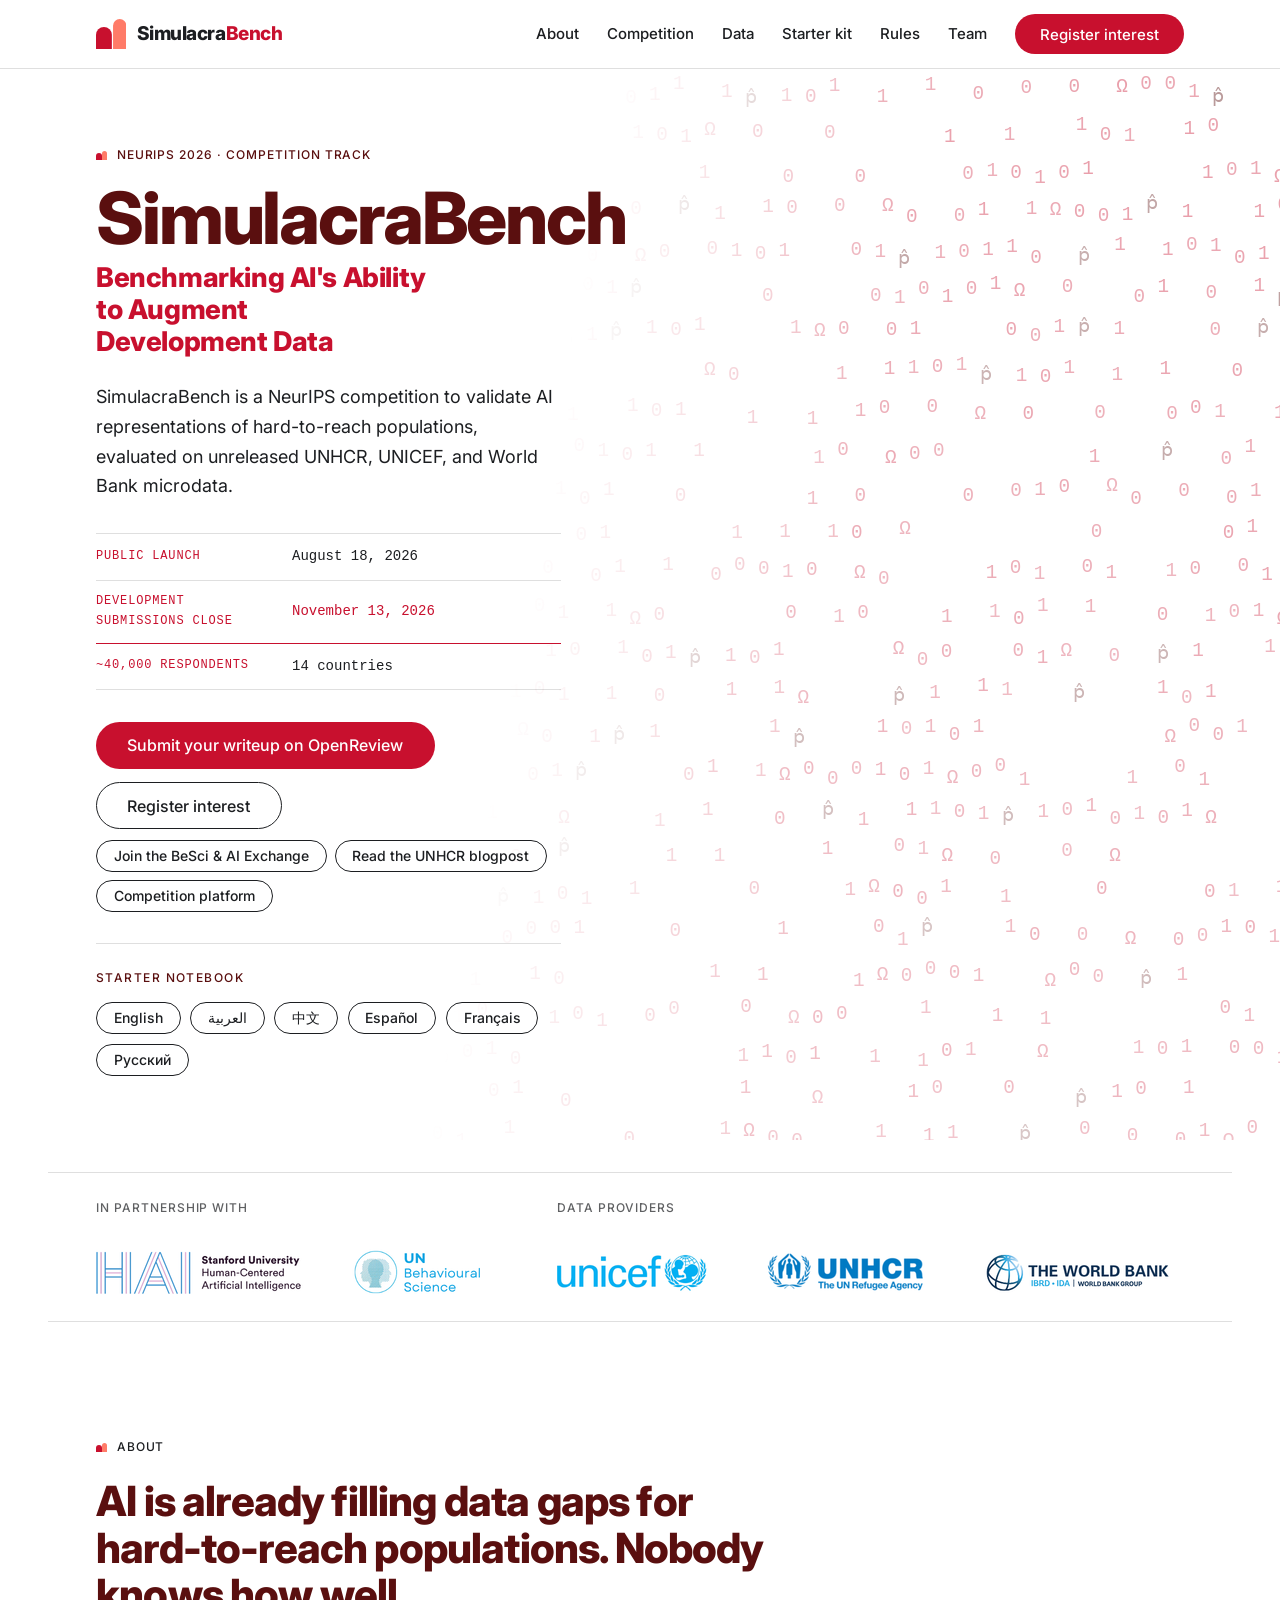
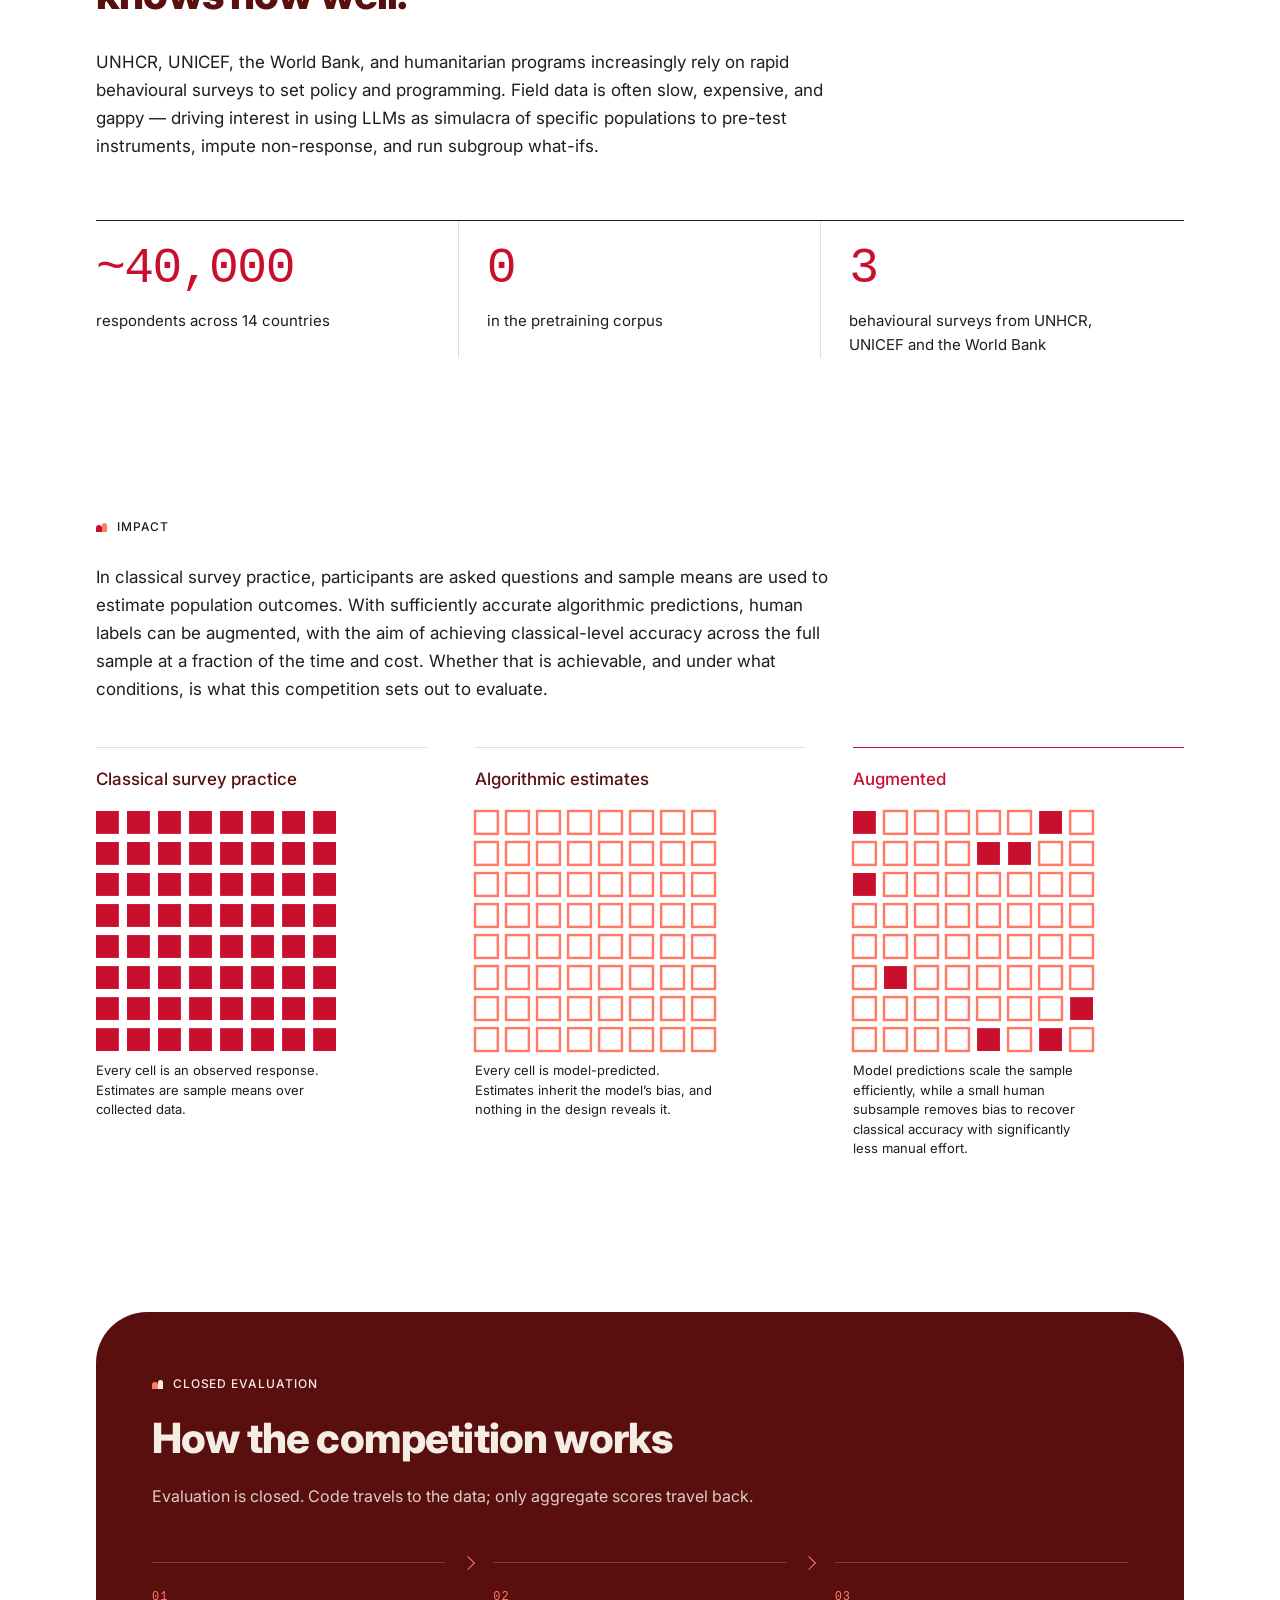
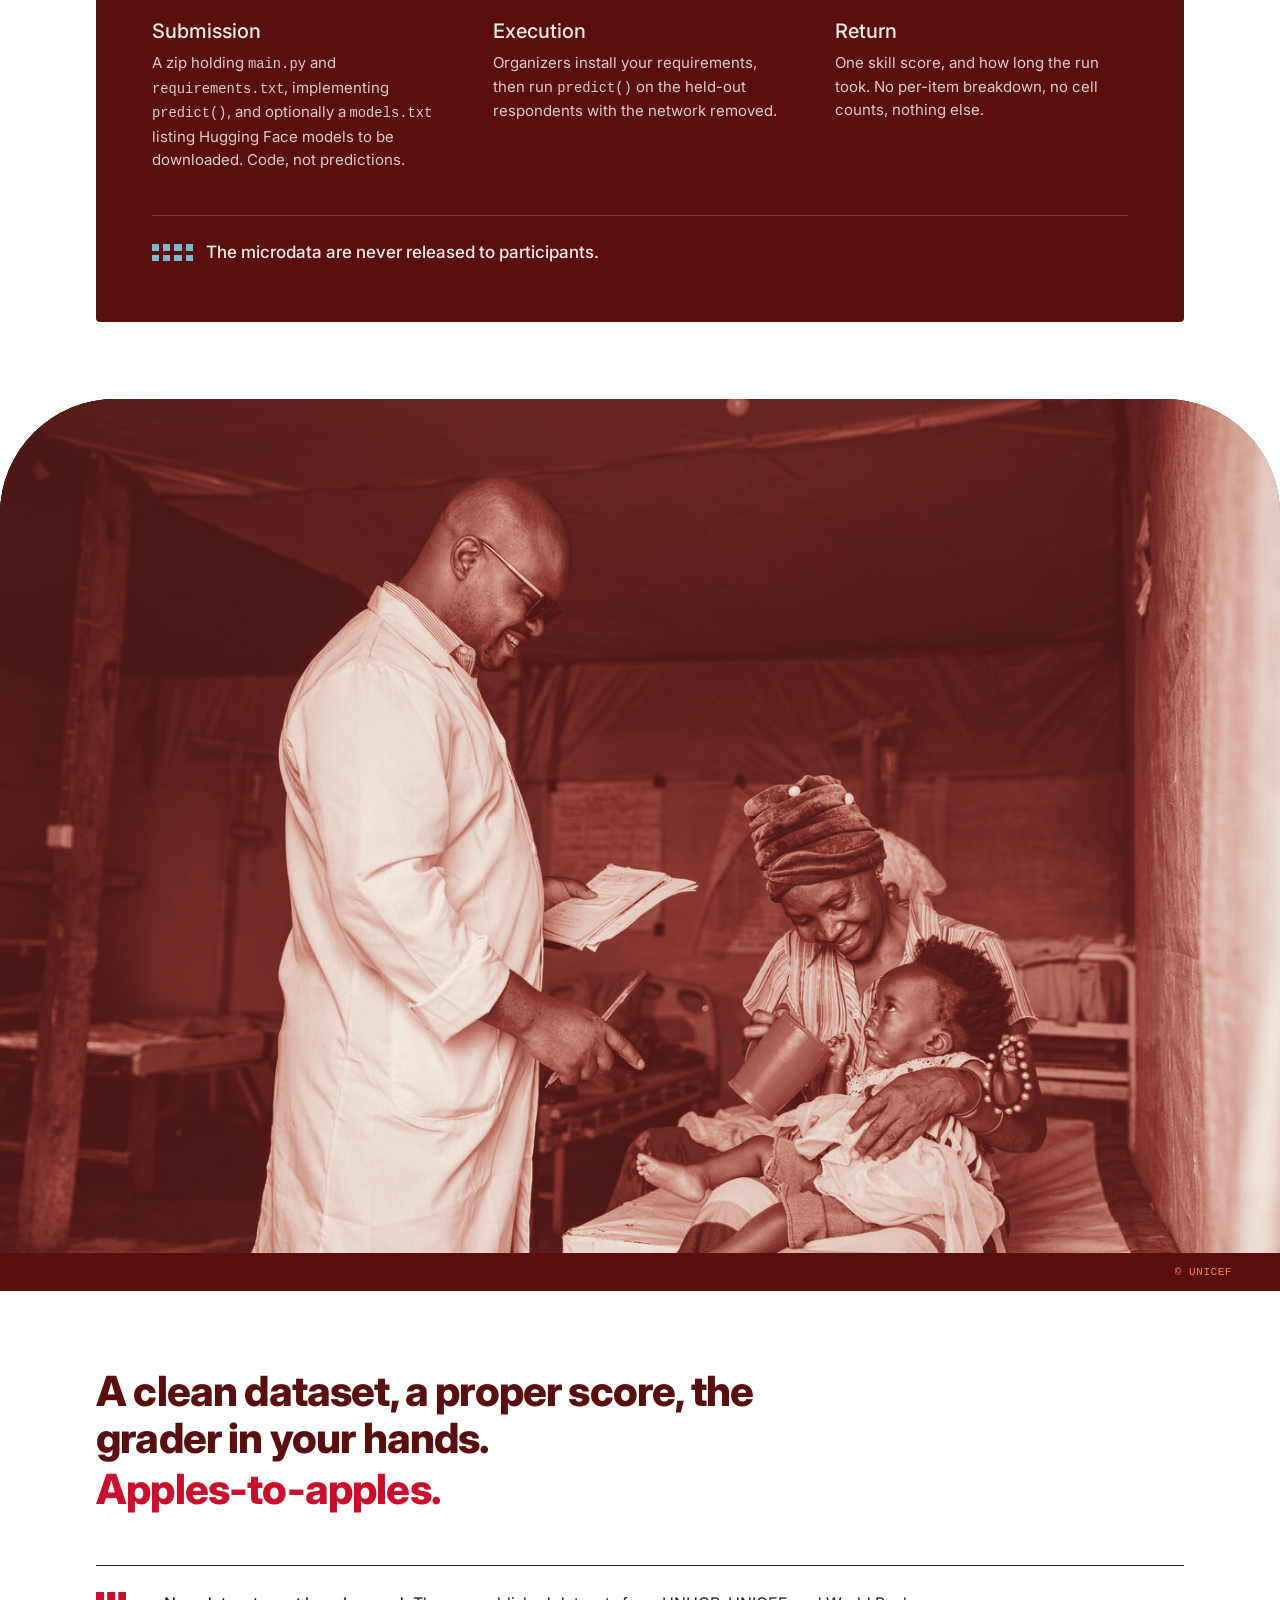
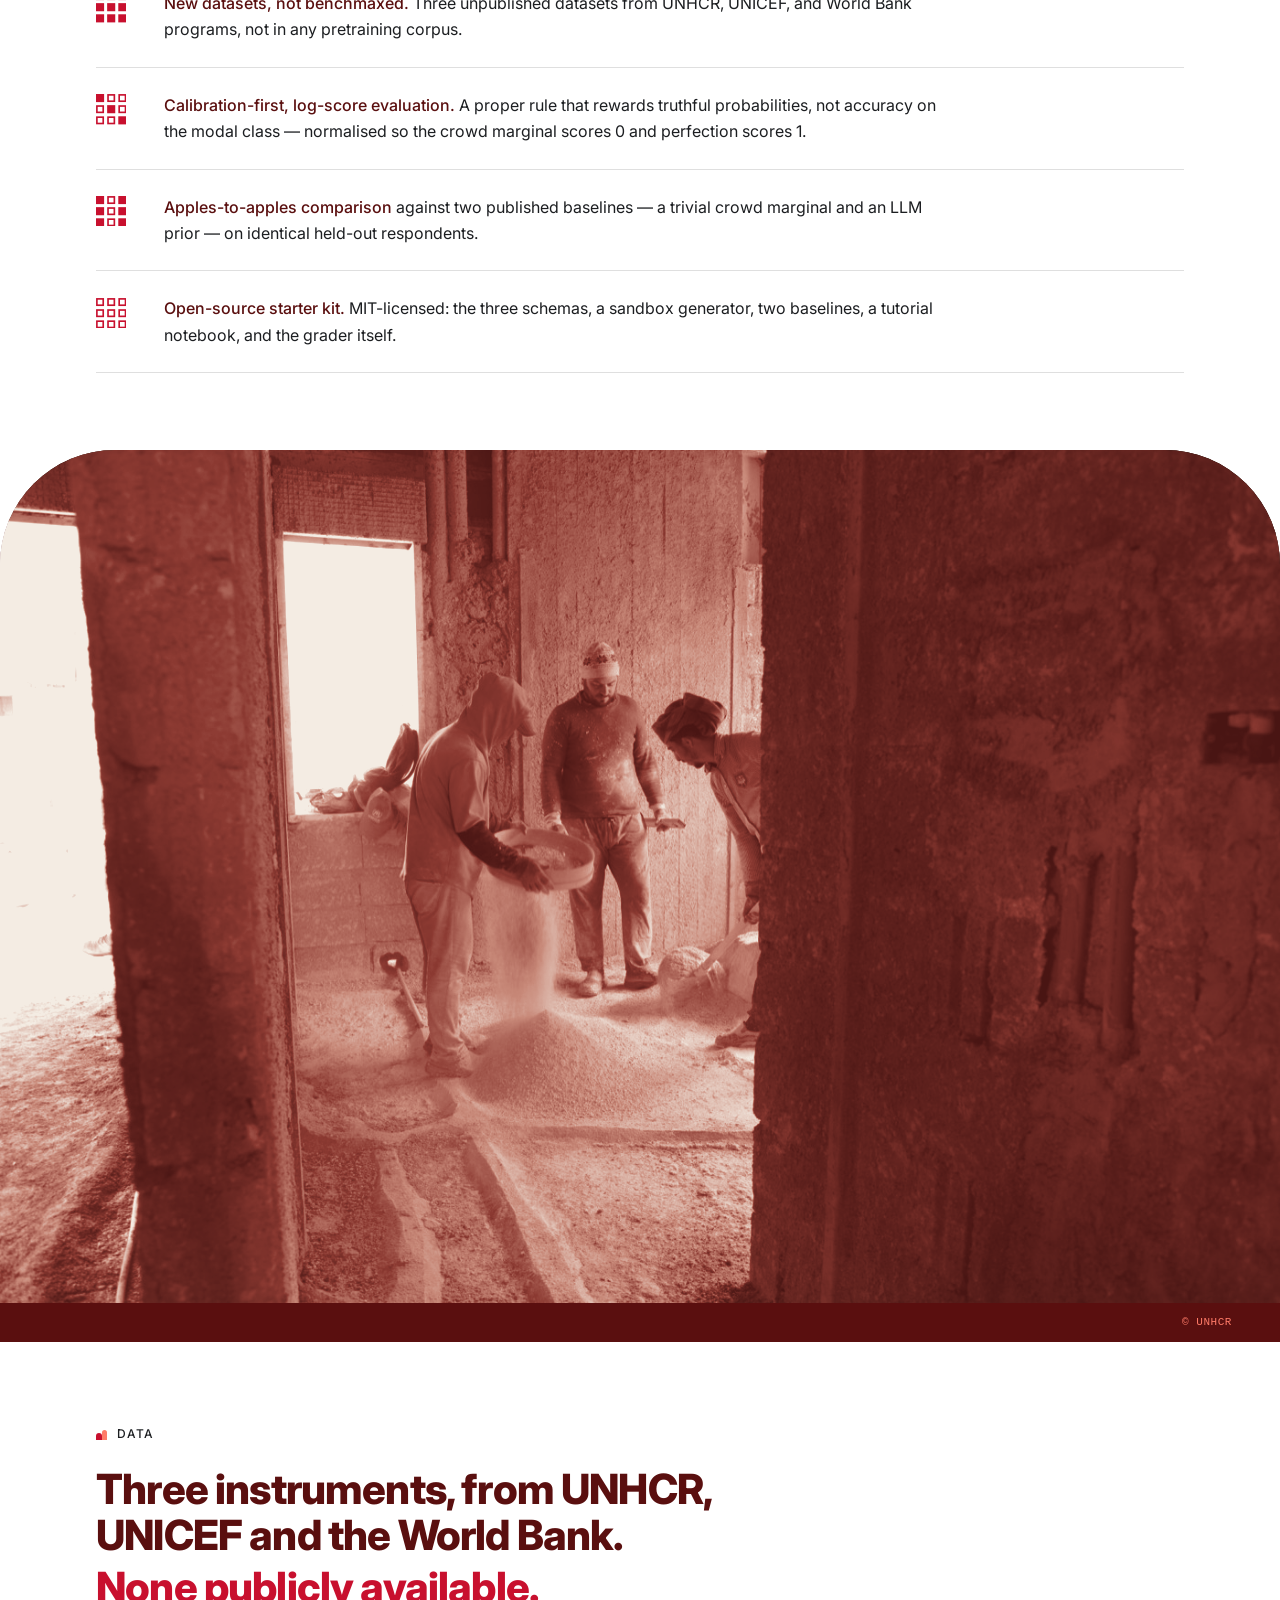
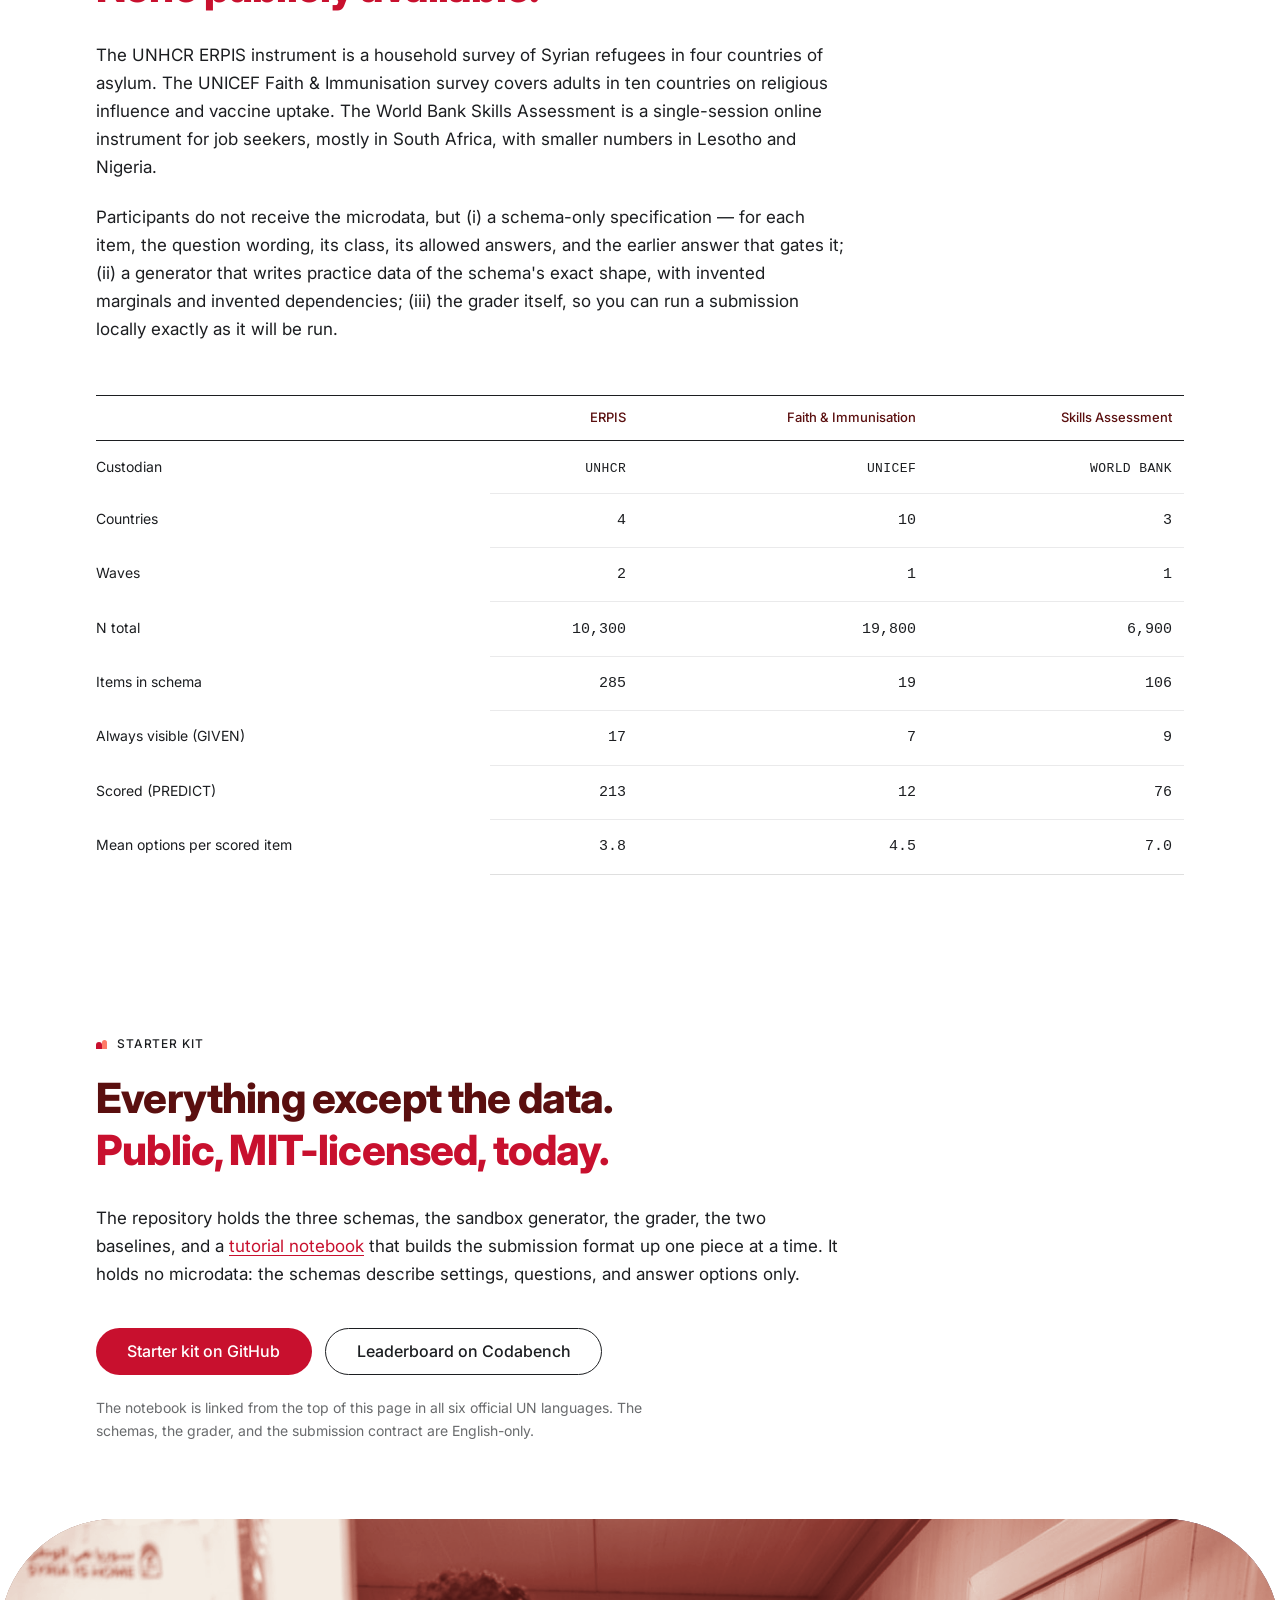
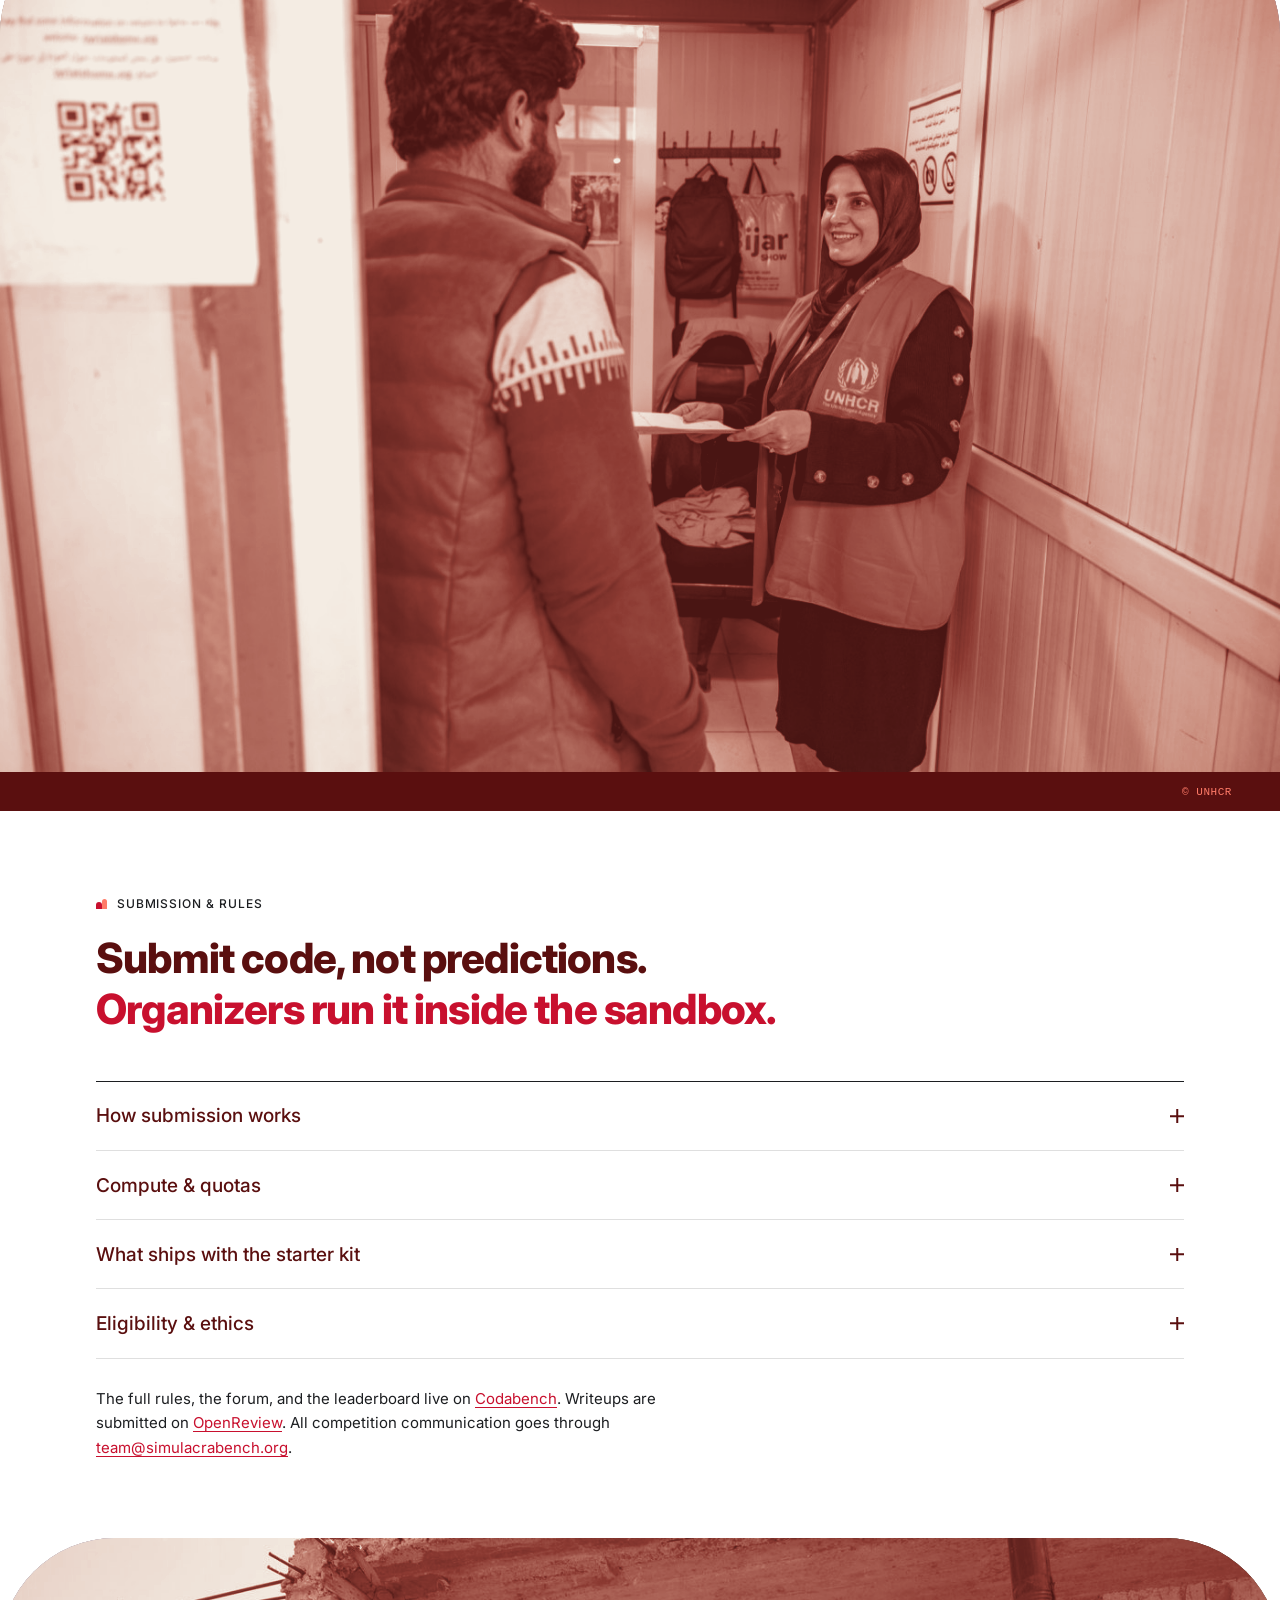
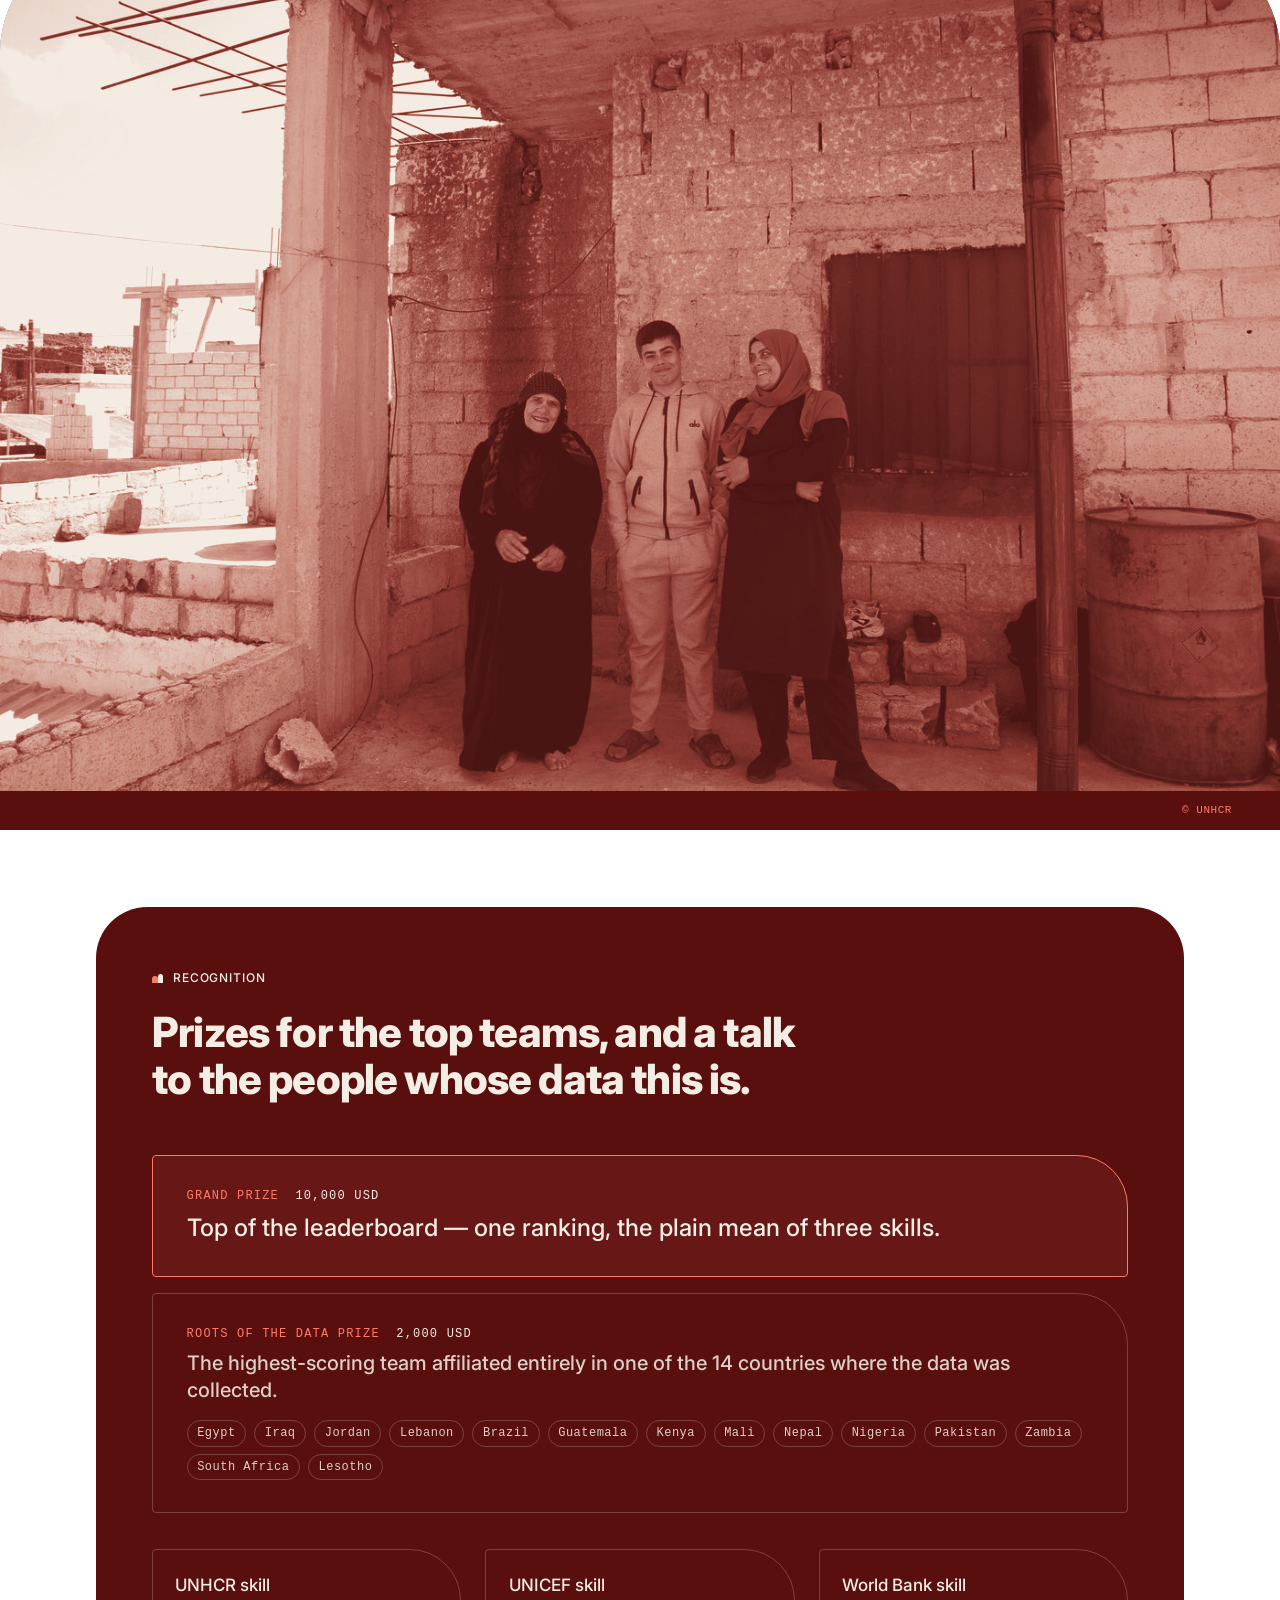
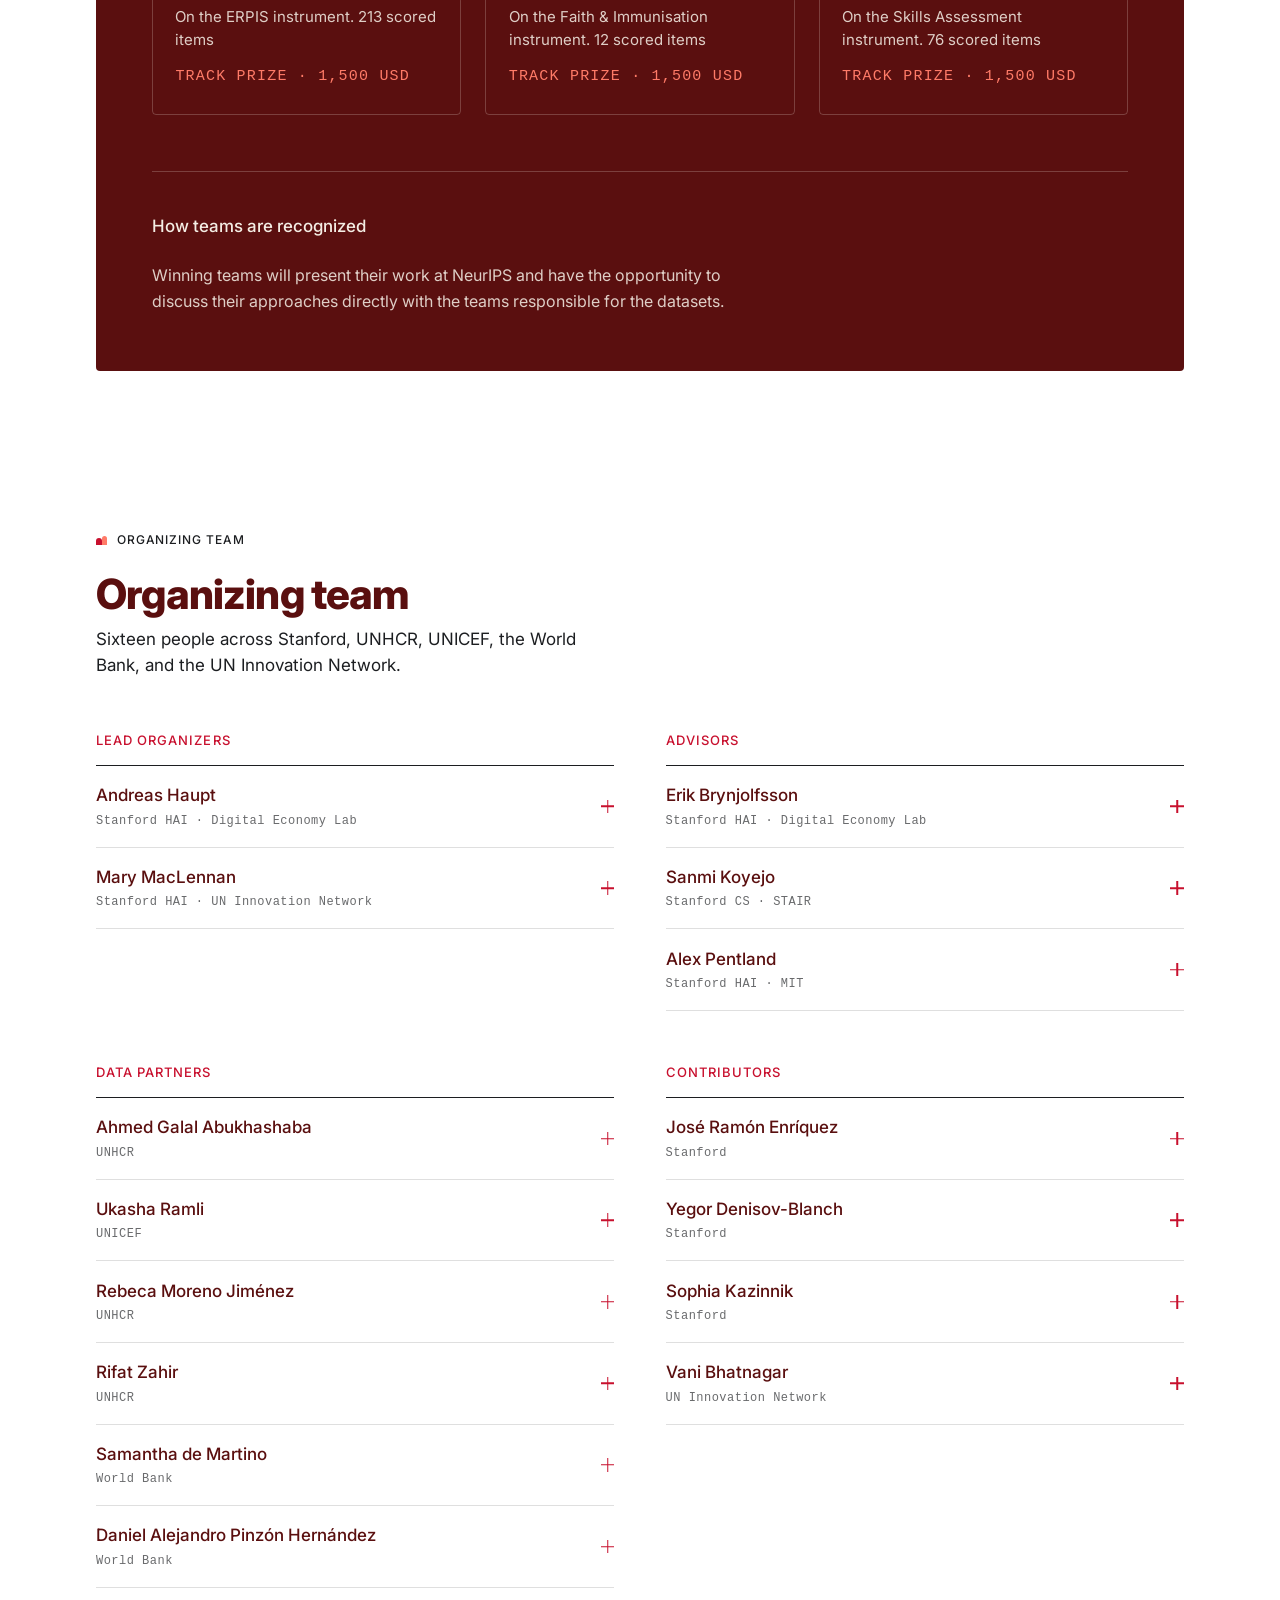
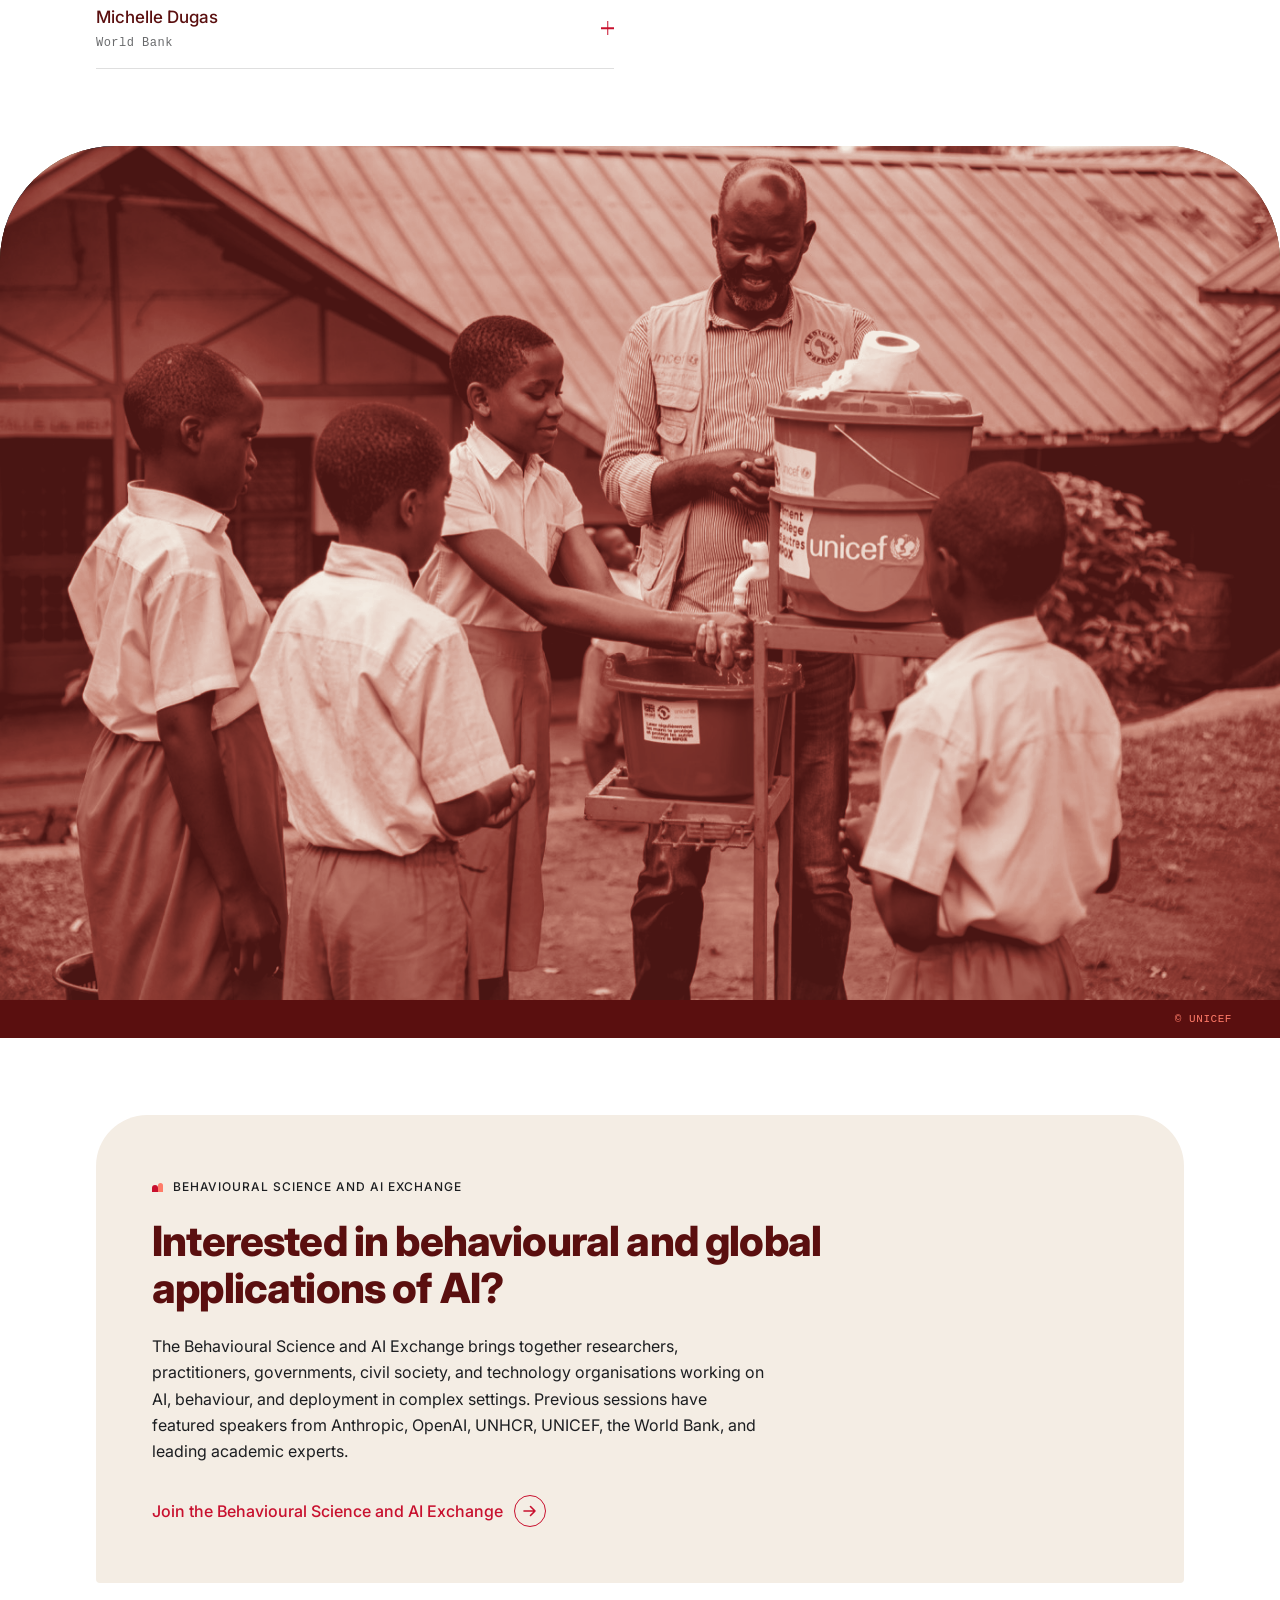
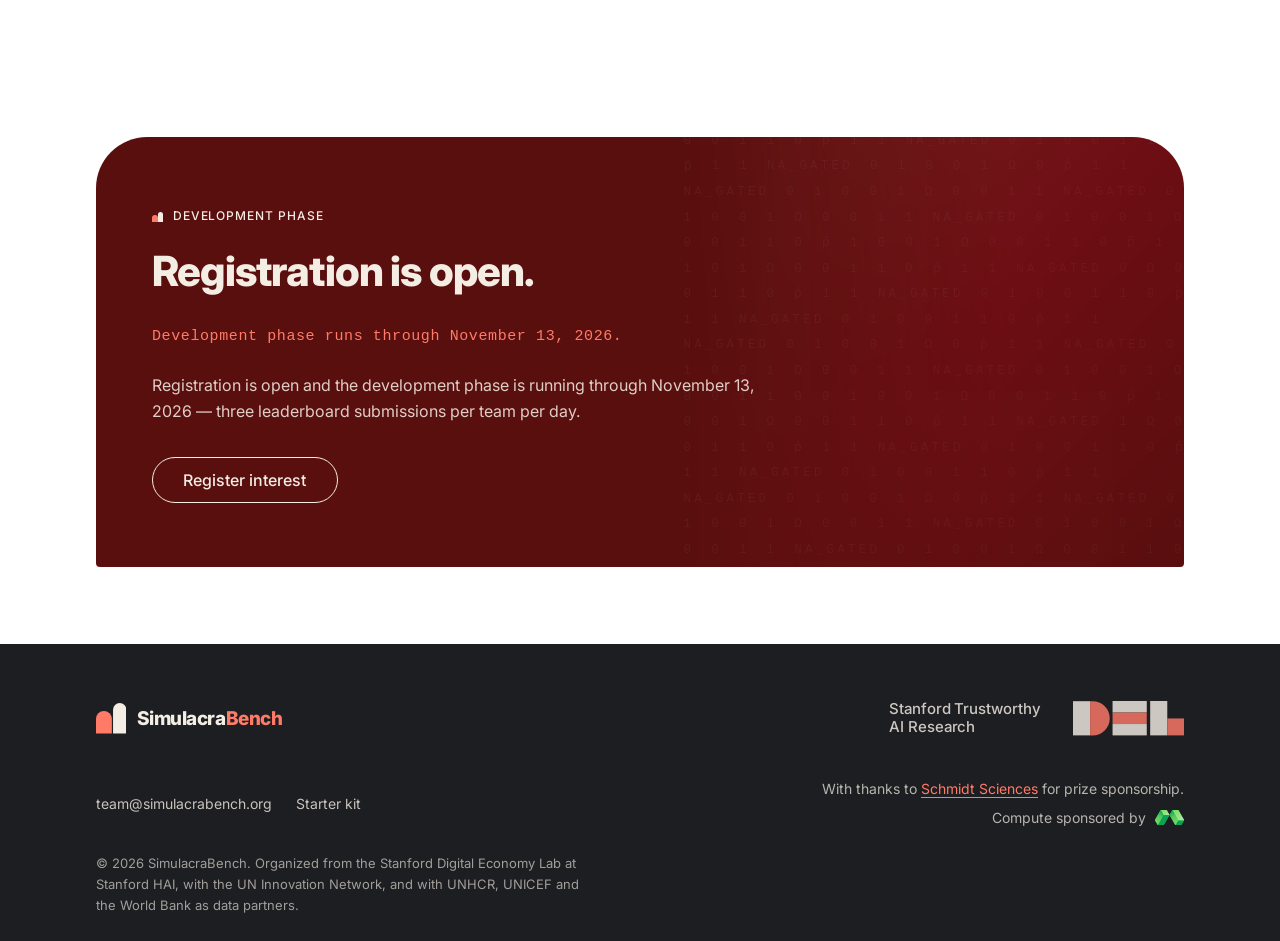
<file: index.html>
<!doctype html>
<html lang="en">
<head>
<meta charset="utf-8">
<meta name="viewport" content="width=device-width, initial-scale=1">
<title>SimulacraBench · Benchmarking AI's Ability to Augment Development Data</title>
<meta name="description" content="A NeurIPS 2026 competition. Validate AI representations of hard-to-reach populations on unreleased UNHCR, UNICEF, and World Bank microdata. Public launch August 18, 2026.">
<!-- Brand rule: crimson only. No Situated Evals blue anywhere on this page,
     including the parent lockup and the footer. --sky appears exactly once
     (the microdata at rest, inside the closed-evaluation diagram). grep
     before shipping. -->
<link rel="canonical" href="https://simulacrabench.org/">
<link rel="icon" href="/favicon.ico" sizes="32x32">
<link rel="icon" href="/favicon.svg" type="image/svg+xml">
<link rel="apple-touch-icon" href="/apple-touch-icon.png">
<link rel="manifest" href="/site.webmanifest">
<meta name="theme-color" content="#1C1E21">
<meta property="og:type" content="website">
<meta property="og:site_name" content="SimulacraBench">
<meta property="og:title" content="SimulacraBench · Benchmarking AI's Ability to Augment Development Data">
<meta property="og:description" content="A NeurIPS 2026 competition. Validate AI representations of hard-to-reach populations on unreleased UNHCR, UNICEF, and World Bank microdata.">
<meta property="og:url" content="https://simulacrabench.org/">
<meta name="twitter:card" content="summary">
<link rel="preconnect" href="https://fonts.googleapis.com">
<link rel="preconnect" href="https://fonts.gstatic.com" crossorigin>
<link href="https://fonts.googleapis.com/css2?family=Inter:wght@400;500;800&display=swap" rel="stylesheet">
<link rel="stylesheet" href="styles.css">
</head>
<body>
<a class="skip-link" href="#main">Skip to content</a>

<!-- Duotone filter for the photo bands: luminance, then a maroon→coral ramp
     with a lifted midtone so faces and gestures stay legible. -->
<svg class="svg-defs" aria-hidden="true" focusable="false" width="0" height="0">
  <!-- Luminance, then a low-chroma warm ramp: deep maroon shadows through
       muted brick and clay to bone highlights. Deliberately far less saturated
       than the brand's own crimson — a photograph pushed to full chroma stops
       reading as a photograph. Skin tones and fabric keep their modelling. -->
  <filter id="sb-duotone" color-interpolation-filters="sRGB">
    <feColorMatrix type="matrix" values="0.2339 0.7867 0.0794 0 -0.04
                                         0.2339 0.7867 0.0794 0 -0.04
                                         0.2339 0.7867 0.0794 0 -0.04
                                         0      0      0      1 0"/>
    <feComponentTransfer>
      <feFuncR type="table" tableValues="0.290 0.549 0.788 0.957"/>
      <feFuncG type="table" tableValues="0.086 0.227 0.541 0.929"/>
      <feFuncB type="table" tableValues="0.078 0.196 0.478 0.894"/>
    </feComponentTransfer>
  </filter>
</svg>

<header class="site-header">
  <div class="shell header-row">
    <a class="lockup" href="/" aria-label="SimulacraBench home">
      <svg class="mark" viewBox="0 0 46 46" xmlns="http://www.w3.org/2000/svg" aria-hidden="true" focusable="false">
          <path class="mark-left" d="M0 46 V24 A12 12 0 0 1 24 24 V46 Z"/>
          <path class="mark-right" d="M25.8 46 V10.1 A10.1 10.1 0 0 1 46 10.1 V46 Z"/>
        </svg>
      <span class="wordmark">Simulacra<span class="wordmark-em">Bench</span></span>
    </a>
    <button class="nav-toggle" aria-expanded="false" aria-controls="site-nav" hidden>
      <span class="nav-toggle-bar" aria-hidden="true"></span>
      <span class="visually-hidden">Menu</span>
    </button>
    <nav id="site-nav" class="site-nav" aria-label="Primary">
      <a href="#about">About</a>
      <a href="#competition">Competition</a>
      <a href="#data">Data</a>
      <a href="#starter-kit">Starter kit</a>
      <a href="#rules">Rules</a>
      <a href="#team">Team</a>
      <a class="pill pill-solid" href="https://docs.google.com/forms/d/e/1FAIpQLSea9nL8ffhdvSzGz746rpkkgghdFMlB4x-h1n4eNiqF3Bir9A/viewform">Register interest</a>
    </nav>
  </div>
</header>

<main id="main">

  <!-- ================= Hero — the hero is the task ================= -->
  <section class="hero" aria-labelledby="hero-h">
    <div class="hero-bg" aria-hidden="true">
      <!--@HERO_PATTERN--><svg class="hero-pattern-svg" viewBox="0 0 1460 720" preserveAspectRatio="xMidYMid slice" xmlns="http://www.w3.org/2000/svg" aria-hidden="true" focusable="false"><text class="hc" x="83.2" y="18.1" opacity="0.26">0</text><text class="hc" x="115.5" y="16" opacity="0.23">0</text><text class="hc" x="163.8" y="22.8" opacity="0.29">1</text><text class="hc" x="212.2" y="13.2" opacity="0.27">0</text><text class="hc" x="228.3" y="14.9" opacity="0.26">1</text><text class="hc-em" x="244.4" y="17.6" opacity="0.27">p̂</text><text class="hc" x="317" y="19.6" opacity="0.28">1</text><text class="hc" x="333.1" y="23" opacity="0.31">0</text><text class="hc" x="389.5" y="15.3" opacity="0.28">1</text><text class="hc" x="405.6" y="20.7" opacity="0.29">0</text><text class="hc" x="437.9" y="22.6" opacity="0.32">0</text><text class="hc" x="454" y="15.1" opacity="0.32">1</text><text class="hc" x="470.1" y="22.8" opacity="0.30">0</text><text class="hc" x="486.2" y="19.3" opacity="0.32">1</text><text class="hc" x="502.3" y="13.9" opacity="0.30">Ω</text><text class="hc" x="550.7" y="15.5" opacity="0.29">0</text><text class="hc" x="566.8" y="21" opacity="0.30">1</text><text class="hc" x="599.1" y="14.9" opacity="0.33">1</text><text class="hc" x="615.2" y="19.4" opacity="0.30">Ω</text><text class="hc" x="631.3" y="15.1" opacity="0.31">0</text><text class="hc-em" x="679.7" y="21.8" opacity="0.31">p̂</text><text class="hc" x="703.8" y="21.5" opacity="0.34">1</text><text class="hc" x="720" y="22.9" opacity="0.32">0</text><text class="hc" x="736.1" y="20.7" opacity="0.33">1</text><text class="hc" x="752.2" y="13.7" opacity="0.31">1</text><text class="hc" x="784.4" y="19" opacity="0.34">1</text><text class="hc-em" x="800.6" y="22.6" opacity="0.34">p̂</text><text class="hc" x="824.7" y="21.7" opacity="0.33">1</text><text class="hc" x="840.9" y="22.1" opacity="0.37">0</text><text class="hc" x="857" y="14.9" opacity="0.37">1</text><text class="hc" x="889.2" y="22.5" opacity="0.38">1</text><text class="hc" x="921.5" y="14" opacity="0.33">1</text><text class="hc" x="953.7" y="20" opacity="0.35">0</text><text class="hc" x="985.9" y="15.9" opacity="0.35">0</text><text class="hc" x="1018.2" y="15.3" opacity="0.38">0</text><text class="hc" x="1050.4" y="15.8" opacity="0.40">Ω</text><text class="hc" x="1066.5" y="13.2" opacity="0.37">0</text><text class="hc" x="1082.7" y="13.6" opacity="0.36">0</text><text class="hc" x="1098.8" y="18.7" opacity="0.36">1</text><text class="hc-em" x="1114.9" y="21.9" opacity="0.42">p̂</text><text class="hc" x="1171.3" y="14.4" opacity="0.37">1</text><text class="hc" x="1187.4" y="22.1" opacity="0.41">1</text><text class="hc" x="1219.7" y="19.4" opacity="0.40">1</text><text class="hc" x="1260" y="23" opacity="0.38">1</text><text class="hc" x="1276.1" y="20.4" opacity="0.43">0</text><text class="hc" x="1356.7" y="19.9" opacity="0.44">1</text><text class="hc" x="1388.9" y="20.9" opacity="0.44">0</text><text class="hc" x="1405.1" y="19.2" opacity="0.42">0</text><text class="hc" x="1421.2" y="19.1" opacity="0.40">0</text><text class="hc" x="1437.3" y="22.9" opacity="0.45">1</text><text class="hc" x="31.7" y="48.4" opacity="0.22">0</text><text class="hc" x="63.9" y="46" opacity="0.24">1</text><text class="hc-em" x="80" y="47" opacity="0.25">p̂</text><text class="hc" x="136.4" y="40.1" opacity="0.24">1</text><text class="hc" x="168.7" y="41.7" opacity="0.28">0</text><text class="hc-em" x="200.9" y="48.9" opacity="0.25">p̂</text><text class="hc" x="241.2" y="44.3" opacity="0.29">0</text><text class="hc" x="289.6" y="45.8" opacity="0.26">1</text><text class="hc" x="305.7" y="45" opacity="0.30">0</text><text class="hc" x="370.2" y="41.7" opacity="0.28">0</text><text class="hc" x="386.3" y="42.1" opacity="0.28">0</text><text class="hc" x="418.5" y="43.2" opacity="0.31">0</text><text class="hc" x="450.8" y="40.7" opacity="0.27">Ω</text><text class="hc" x="483" y="47.1" opacity="0.30">0</text><text class="hc" x="499.1" y="47.9" opacity="0.27">1</text><text class="hc-em" x="515.3" y="44.5" opacity="0.28">p̂</text><text class="hc" x="555.6" y="41.4" opacity="0.28">0</text><text class="hc" x="587.8" y="46.3" opacity="0.32">1</text><text class="hc" x="660.3" y="44.8" opacity="0.30">1</text><text class="hc" x="676.5" y="44.7" opacity="0.34">0</text><text class="hc" x="692.6" y="42.7" opacity="0.32">1</text><text class="hc" x="724.8" y="46.1" opacity="0.35">1</text><text class="hc" x="740.9" y="47.9" opacity="0.36">0</text><text class="hc" x="757.1" y="49.3" opacity="0.35">1</text><text class="hc" x="773.2" y="44.5" opacity="0.35">Ω</text><text class="hc" x="805.4" y="45.7" opacity="0.36">0</text><text class="hc" x="853.8" y="46.5" opacity="0.33">0</text><text class="hc" x="934.4" y="49" opacity="0.39">1</text><text class="hc" x="974.7" y="47.9" opacity="0.35">1</text><text class="hc" x="1023" y="40.8" opacity="0.37">1</text><text class="hc" x="1039.2" y="47.7" opacity="0.37">0</text><text class="hc" x="1055.3" y="48.1" opacity="0.35">1</text><text class="hc" x="1095.6" y="43.4" opacity="0.40">1</text><text class="hc" x="1111.7" y="41.5" opacity="0.38">0</text><text class="hc" x="1192.3" y="49.5" opacity="0.37">1</text><text class="hc" x="1208.4" y="45.3" opacity="0.38">Ω</text><text class="hc" x="1240.7" y="45.2" opacity="0.42">0</text><text class="hc" x="1256.8" y="43.1" opacity="0.39">0</text><text class="hc" x="1305.1" y="48.5" opacity="0.43">1</text><text class="hc" x="1321.3" y="45.7" opacity="0.39">Ω</text><text class="hc" x="1337.4" y="45" opacity="0.42">0</text><text class="hc" x="1353.5" y="49.7" opacity="0.41">0</text><text class="hc" x="1369.6" y="48" opacity="0.42">1</text><text class="hc-em" x="1385.7" y="46.9" opacity="0.39">p̂</text><text class="hc" x="1409.9" y="44.1" opacity="0.45">1</text><text class="hc" x="1442.2" y="44.7" opacity="0.40">1</text><text class="hc" x="1458.3" y="48.2" opacity="0.45">1</text><text class="hc" x="3.8" y="68.9" opacity="0.24">0</text><text class="hc-em" x="36.1" y="74.8" opacity="0.21">p̂</text><text class="hc" x="60.2" y="69.3" opacity="0.25">1</text><text class="hc" x="76.4" y="70.6" opacity="0.25">0</text><text class="hc" x="92.5" y="74.3" opacity="0.22">1</text><text class="hc" x="124.7" y="69" opacity="0.25">1</text><text class="hc" x="140.8" y="70.8" opacity="0.25">0</text><text class="hc" x="173.1" y="69" opacity="0.26">Ω</text><text class="hc" x="269.8" y="74.4" opacity="0.29">1</text><text class="hc" x="302" y="70.1" opacity="0.30">0</text><text class="hc" x="318.2" y="77" opacity="0.30">0</text><text class="hc" x="334.3" y="69.4" opacity="0.29">1</text><text class="hc-em" x="350.4" y="68" opacity="0.30">p̂</text><text class="hc" x="374.6" y="74.9" opacity="0.26">1</text><text class="hc" x="390.7" y="73.9" opacity="0.25">0</text><text class="hc" x="406.8" y="73.8" opacity="0.31">1</text><text class="hc" x="439.1" y="72.1" opacity="0.31">0</text><text class="hc" x="455.2" y="73.9" opacity="0.27">1</text><text class="hc-em" x="471.3" y="68.1" opacity="0.27">p̂</text><text class="hc" x="511.6" y="72.7" opacity="0.28">0</text><text class="hc" x="527.7" y="69" opacity="0.32">1</text><text class="hc" x="576.1" y="67.6" opacity="0.33">0</text><text class="hc" x="592.2" y="74.6" opacity="0.30">1</text><text class="hc" x="608.3" y="72.2" opacity="0.31">Ω</text><text class="hc" x="640.6" y="74" opacity="0.34">0</text><text class="hc" x="656.7" y="71.5" opacity="0.33">0</text><text class="hc" x="672.8" y="69" opacity="0.30">1</text><text class="hc" x="688.9" y="67.2" opacity="0.35">0</text><text class="hc" x="769.5" y="73" opacity="0.33">1</text><text class="hc" x="825.9" y="76.1" opacity="0.35">0</text><text class="hc" x="874.3" y="76" opacity="0.37">0</text><text class="hc" x="946.8" y="74.2" opacity="0.33">0</text><text class="hc" x="963" y="71.7" opacity="0.33">1</text><text class="hc" x="979.1" y="73.4" opacity="0.37">0</text><text class="hc" x="995.2" y="76.4" opacity="0.37">1</text><text class="hc" x="1011.3" y="73.6" opacity="0.37">0</text><text class="hc" x="1027.4" y="70.9" opacity="0.40">1</text><text class="hc" x="1108" y="73.2" opacity="0.39">1</text><text class="hc" x="1124.2" y="71" opacity="0.35">0</text><text class="hc" x="1140.3" y="70.8" opacity="0.36">1</text><text class="hc" x="1156.4" y="76.1" opacity="0.39">Ω</text><text class="hc" x="1172.5" y="76.7" opacity="0.39">0</text><text class="hc" x="1204.8" y="75.1" opacity="0.36">1</text><text class="hc-em" x="1220.9" y="74.6" opacity="0.36">p̂</text><text class="hc" x="1261.2" y="71.7" opacity="0.38">0</text><text class="hc" x="1277.3" y="73.1" opacity="0.37">1</text><text class="hc" x="1309.5" y="72.3" opacity="0.41">0</text><text class="hc" x="1325.7" y="69.9" opacity="0.41">1</text><text class="hc-em" x="1341.8" y="69.8" opacity="0.42">p̂</text><text class="hc" x="1366" y="67.1" opacity="0.40">1</text><text class="hc" x="1382.1" y="68.6" opacity="0.43">0</text><text class="hc" x="1398.2" y="76" opacity="0.43">1</text><text class="hc" x="1414.3" y="76.9" opacity="0.44">0</text><text class="hc" x="1430.4" y="76.1" opacity="0.41">1</text><text class="hc" x="1446.6" y="76.7" opacity="0.41">0</text><text class="hc" x="102.9" y="100.2" opacity="0.24">0</text><text class="hc" x="119" y="94.5" opacity="0.25">1</text><text class="hc" x="135.1" y="98.4" opacity="0.26">Ω</text><text class="hc" x="167.4" y="99.8" opacity="0.25">0</text><text class="hc" x="272.1" y="95.1" opacity="0.29">1</text><text class="hc-em" x="320.5" y="96.7" opacity="0.28">p̂</text><text class="hc" x="409.2" y="96.5" opacity="0.31">1</text><text class="hc" x="457.5" y="94.6" opacity="0.27">Ω</text><text class="hc" x="473.6" y="100.2" opacity="0.27">0</text><text class="hc" x="505.9" y="94.9" opacity="0.30">0</text><text class="hc" x="554.2" y="98.8" opacity="0.28">1</text><text class="hc" x="570.4" y="101.4" opacity="0.32">Ω</text><text class="hc" x="586.5" y="95.2" opacity="0.32">0</text><text class="hc-em" x="634.8" y="98.2" opacity="0.30">p̂</text><text class="hc" x="675.1" y="100.5" opacity="0.35">0</text><text class="hc" x="691.3" y="99.5" opacity="0.33">1</text><text class="hc" x="723.5" y="97.7" opacity="0.30">0</text><text class="hc-em" x="755.7" y="94.8" opacity="0.33">p̂</text><text class="hc" x="779.9" y="100.9" opacity="0.32">1</text><text class="hc" x="812.2" y="96.1" opacity="0.34">1</text><text class="hc" x="828.3" y="97" opacity="0.35">0</text><text class="hc" x="860.5" y="95.4" opacity="0.33">0</text><text class="hc" x="892.8" y="95.2" opacity="0.36">Ω</text><text class="hc" x="908.9" y="103.2" opacity="0.37">0</text><text class="hc" x="941.1" y="102" opacity="0.34">0</text><text class="hc" x="957.2" y="98" opacity="0.38">1</text><text class="hc" x="989.5" y="97.6" opacity="0.35">1</text><text class="hc" x="1005.6" y="98" opacity="0.35">Ω</text><text class="hc" x="1021.7" y="99.6" opacity="0.38">0</text><text class="hc" x="1037.8" y="102.4" opacity="0.37">0</text><text class="hc" x="1054" y="101.6" opacity="0.39">1</text><text class="hc-em" x="1070.1" y="94.2" opacity="0.37">p̂</text><text class="hc" x="1094.3" y="99.7" opacity="0.40">1</text><text class="hc" x="1142.6" y="99.5" opacity="0.39">1</text><text class="hc" x="1158.7" y="94.8" opacity="0.39">0</text><text class="hc-em" x="1191" y="100.3" opacity="0.36">p̂</text><text class="hc" x="1247.4" y="96.2" opacity="0.41">1</text><text class="hc" x="1263.5" y="101.6" opacity="0.39">0</text><text class="hc" x="1279.6" y="103.7" opacity="0.41">1</text><text class="hc" x="1295.8" y="99.4" opacity="0.41">0</text><text class="hc" x="1344.1" y="102.3" opacity="0.41">0</text><text class="hc" x="1440.8" y="99.2" opacity="0.43">Ω</text><text class="hc" x="1.1" y="122.5" opacity="0.24">0</text><text class="hc-em" x="33.3" y="122.7" opacity="0.21">p̂</text><text class="hc" x="57.5" y="123.9" opacity="0.26">1</text><text class="hc" x="73.6" y="124.1" opacity="0.21">0</text><text class="hc" x="122" y="121.6" opacity="0.24">0</text><text class="hc" x="178.4" y="122.1" opacity="0.23">1</text><text class="hc" x="194.5" y="123.4" opacity="0.26">0</text><text class="hc" x="226.8" y="122.8" opacity="0.24">0</text><text class="hc" x="242.9" y="128.6" opacity="0.24">1</text><text class="hc" x="307.4" y="129.9" opacity="0.29">0</text><text class="hc" x="323.5" y="126.5" opacity="0.29">0</text><text class="hc" x="355.7" y="121.5" opacity="0.30">1</text><text class="hc" x="388" y="126.3" opacity="0.28">1</text><text class="hc" x="404.1" y="130.9" opacity="0.29">Ω</text><text class="hc" x="420.2" y="121.1" opacity="0.28">0</text><text class="hc" x="436.3" y="129" opacity="0.29">0</text><text class="hc-em" x="468.6" y="122.6" opacity="0.27">p̂</text><text class="hc" x="492.7" y="129.7" opacity="0.29">1</text><text class="hc" x="541.1" y="126.3" opacity="0.27">1</text><text class="hc" x="573.3" y="129.2" opacity="0.32">1</text><text class="hc" x="613.6" y="123.7" opacity="0.32">1</text><text class="hc" x="629.8" y="125.8" opacity="0.30">0</text><text class="hc" x="694.2" y="128.9" opacity="0.31">0</text><text class="hc" x="726.5" y="129.3" opacity="0.30">Ω</text><text class="hc" x="742.6" y="126.3" opacity="0.30">0</text><text class="hc" x="774.8" y="124.1" opacity="0.30">0</text><text class="hc" x="791" y="125.7" opacity="0.34">1</text><text class="hc" x="807.1" y="127.9" opacity="0.31">0</text><text class="hc" x="823.2" y="125.6" opacity="0.36">1</text><text class="hc" x="871.6" y="124.8" opacity="0.35">0</text><text class="hc" x="887.7" y="126.6" opacity="0.34">1</text><text class="hc-em" x="903.8" y="130.9" opacity="0.36">p̂</text><text class="hc" x="928" y="127.2" opacity="0.33">1</text><text class="hc" x="944.1" y="126.4" opacity="0.33">0</text><text class="hc" x="960.2" y="124.9" opacity="0.36">1</text><text class="hc" x="976.3" y="123" opacity="0.36">1</text><text class="hc" x="992.5" y="130.5" opacity="0.36">0</text><text class="hc-em" x="1024.7" y="129.3" opacity="0.33">p̂</text><text class="hc" x="1048.9" y="121.9" opacity="0.37">1</text><text class="hc" x="1081.1" y="125" opacity="0.38">1</text><text class="hc" x="1097.2" y="121.9" opacity="0.35">0</text><text class="hc" x="1113.4" y="122.2" opacity="0.36">1</text><text class="hc" x="1129.5" y="130.2" opacity="0.37">0</text><text class="hc" x="1145.6" y="127.5" opacity="0.39">1</text><text class="hc" x="1177.8" y="124.3" opacity="0.37">0</text><text class="hc" x="1194" y="125" opacity="0.39">0</text><text class="hc" x="1258.4" y="121.2" opacity="0.38">1</text><text class="hc" x="1274.6" y="127.5" opacity="0.37">Ω</text><text class="hc" x="1290.7" y="126.1" opacity="0.41">0</text><text class="hc" x="1322.9" y="122.6" opacity="0.41">1</text><text class="hc" x="1363.2" y="124.5" opacity="0.40">1</text><text class="hc" x="1379.3" y="128.1" opacity="0.43">0</text><text class="hc" x="1395.5" y="128.2" opacity="0.43">1</text><text class="hc" x="1411.6" y="130.4" opacity="0.42">1</text><text class="hc" x="1427.7" y="121.8" opacity="0.39">0</text><text class="hc" x="1443.8" y="128" opacity="0.40">1</text><text class="hc" x="14.2" y="157.7" opacity="0.20">0</text><text class="hc" x="94.8" y="157.1" opacity="0.26">1</text><text class="hc" x="143.1" y="156.2" opacity="0.23">0</text><text class="hc" x="175.4" y="153.7" opacity="0.26">1</text><text class="hc" x="191.5" y="153.5" opacity="0.22">0</text><text class="hc" x="207.6" y="149.8" opacity="0.28">1</text><text class="hc" x="256" y="154.7" opacity="0.27">0</text><text class="hc" x="272.1" y="153.9" opacity="0.27">1</text><text class="hc-em" x="288.2" y="150" opacity="0.26">p̂</text><text class="hc" x="312.4" y="151.9" opacity="0.26">1</text><text class="hc" x="328.5" y="153.2" opacity="0.25">0</text><text class="hc" x="360.8" y="154.4" opacity="0.24">1</text><text class="hc" x="393" y="157.6" opacity="0.28">1</text><text class="hc-em" x="409.1" y="152.1" opacity="0.28">p̂</text><text class="hc" x="481.7" y="157.9" opacity="0.30">0</text><text class="hc" x="513.9" y="152.3" opacity="0.29">0</text><text class="hc" x="578.4" y="157" opacity="0.28">0</text><text class="hc" x="594.5" y="155.3" opacity="0.32">0</text><text class="hc" x="659" y="153.9" opacity="0.28">Ω</text><text class="hc" x="675.1" y="152.5" opacity="0.31">0</text><text class="hc" x="691.2" y="148.5" opacity="0.32">0</text><text class="hc" x="707.3" y="150.4" opacity="0.30">1</text><text class="hc-em" x="723.5" y="150.4" opacity="0.29">p̂</text><text class="hc" x="812.1" y="156.1" opacity="0.31">0</text><text class="hc" x="884.7" y="155.9" opacity="0.31">0</text><text class="hc" x="900.8" y="157.5" opacity="0.31">1</text><text class="hc" x="916.9" y="151" opacity="0.33">0</text><text class="hc" x="933" y="157" opacity="0.36">1</text><text class="hc" x="949.1" y="151.6" opacity="0.35">0</text><text class="hc" x="965.3" y="148.3" opacity="0.37">1</text><text class="hc" x="981.4" y="153" opacity="0.37">Ω</text><text class="hc" x="1013.6" y="150.1" opacity="0.34">0</text><text class="hc" x="1062" y="156.4" opacity="0.35">0</text><text class="hc" x="1078.1" y="149.7" opacity="0.38">1</text><text class="hc" x="1110.3" y="154.3" opacity="0.35">0</text><text class="hc" x="1142.6" y="149.1" opacity="0.38">1</text><text class="hc-em" x="1158.7" y="157" opacity="0.39">p̂</text><text class="hc" x="1199" y="155" opacity="0.40">0</text><text class="hc" x="1215.1" y="148.8" opacity="0.36">1</text><text class="hc" x="1231.2" y="155.1" opacity="0.36">1</text><text class="hc" x="1247.4" y="150.4" opacity="0.39">0</text><text class="hc-em" x="1279.6" y="154.6" opacity="0.41">p̂</text><text class="hc" x="1303.8" y="150.3" opacity="0.38">1</text><text class="hc" x="1352.1" y="154.4" opacity="0.37">0</text><text class="hc" x="1384.4" y="153.3" opacity="0.40">0</text><text class="hc" x="1400.5" y="154" opacity="0.39">1</text><text class="hc" x="1416.6" y="156" opacity="0.38">Ω</text><text class="hc" x="1432.7" y="155.6" opacity="0.39">0</text><text class="hc" x="1448.9" y="153.5" opacity="0.39">0</text><text class="hc" x="41" y="179.6" opacity="0.24">1</text><text class="hc" x="57.1" y="184.3" opacity="0.22">0</text><text class="hc" x="73.2" y="180.6" opacity="0.23">1</text><text class="hc" x="89.3" y="181.6" opacity="0.24">Ω</text><text class="hc" x="210.2" y="182.8" opacity="0.22">1</text><text class="hc" x="242.5" y="179.4" opacity="0.26">0</text><text class="hc" x="298.9" y="179.9" opacity="0.24">1</text><text class="hc" x="347.3" y="181" opacity="0.27">0</text><text class="hc" x="395.6" y="176.5" opacity="0.24">1</text><text class="hc" x="427.9" y="179.4" opacity="0.26">0</text><text class="hc" x="460.1" y="184.1" opacity="0.28">0</text><text class="hc" x="508.5" y="176.5" opacity="0.27">1</text><text class="hc" x="524.6" y="178.1" opacity="0.29">Ω</text><text class="hc" x="556.8" y="180.9" opacity="0.26">0</text><text class="hc-em" x="589.1" y="177.5" opacity="0.27">p̂</text><text class="hc" x="661.6" y="179.1" opacity="0.29">1</text><text class="hc" x="677.7" y="184.7" opacity="0.28">0</text><text class="hc" x="693.8" y="182.6" opacity="0.33">1</text><text class="hc-em" x="710" y="179.6" opacity="0.32">p̂</text><text class="hc" x="734.1" y="177.4" opacity="0.33">1</text><text class="hc" x="750.3" y="178.9" opacity="0.30">0</text><text class="hc" x="766.4" y="175.8" opacity="0.29">1</text><text class="hc" x="830.9" y="177.5" opacity="0.33">1</text><text class="hc" x="847" y="179.6" opacity="0.35">Ω</text><text class="hc" x="863.1" y="178.4" opacity="0.36">0</text><text class="hc" x="895.3" y="179" opacity="0.34">0</text><text class="hc" x="911.5" y="178.4" opacity="0.35">1</text><text class="hc" x="975.9" y="178.9" opacity="0.36">0</text><text class="hc" x="992.1" y="182.8" opacity="0.33">0</text><text class="hc" x="1008.2" y="176.8" opacity="0.35">1</text><text class="hc-em" x="1024.3" y="177" opacity="0.33">p̂</text><text class="hc" x="1048.5" y="178.1" opacity="0.35">1</text><text class="hc" x="1113" y="178.8" opacity="0.33">0</text><text class="hc-em" x="1145.2" y="177.7" opacity="0.34">p̂</text><text class="hc" x="1169.4" y="177.6" opacity="0.36">1</text><text class="hc" x="1217.7" y="178.6" opacity="0.35">0</text><text class="hc" x="1250" y="182.7" opacity="0.39">0</text><text class="hc" x="1282.2" y="178.2" opacity="0.38">Ω</text><text class="hc" x="1298.3" y="183.8" opacity="0.37">0</text><text class="hc" x="1330.6" y="175.5" opacity="0.38">0</text><text class="hc" x="1346.7" y="175.4" opacity="0.37">1</text><text class="hc" x="1362.8" y="175.3" opacity="0.38">0</text><text class="hc" x="1378.9" y="180.4" opacity="0.37">1</text><text class="hc" x="1411.2" y="182.3" opacity="0.41">0</text><text class="hc" x="1427.3" y="177" opacity="0.39">0</text><text class="hc-em" x="1459.5" y="178.9" opacity="0.43">p̂</text><text class="hc" x="-8.7" y="205.4" opacity="0.19">1</text><text class="hc" x="7.4" y="202.2" opacity="0.22">0</text><text class="hc" x="71.9" y="208.7" opacity="0.25">1</text><text class="hc-em" x="88" y="208.9" opacity="0.23">p̂</text><text class="hc" x="144.4" y="208.3" opacity="0.21">1</text><text class="hc" x="160.6" y="205.9" opacity="0.21">0</text><text class="hc" x="176.7" y="205.3" opacity="0.23">1</text><text class="hc" x="192.8" y="203.6" opacity="0.23">0</text><text class="hc" x="225" y="208.7" opacity="0.22">Ω</text><text class="hc" x="241.2" y="205.4" opacity="0.24">0</text><text class="hc" x="257.3" y="207.8" opacity="0.26">0</text><text class="hc" x="305.6" y="205.9" opacity="0.24">0</text><text class="hc" x="321.8" y="206" opacity="0.23">1</text><text class="hc" x="370.1" y="205.3" opacity="0.24">0</text><text class="hc" x="386.2" y="205.5" opacity="0.28">1</text><text class="hc" x="426.5" y="208.7" opacity="0.25">1</text><text class="hc" x="442.7" y="208.2" opacity="0.30">0</text><text class="hc" x="458.8" y="207.8" opacity="0.30">1</text><text class="hc-em" x="523.3" y="206.2" opacity="0.27">p̂</text><text class="hc" x="579.7" y="211.1" opacity="0.26">1</text><text class="hc" x="595.8" y="207.1" opacity="0.28">0</text><text class="hc" x="611.9" y="211.8" opacity="0.27">1</text><text class="hc" x="628" y="204.3" opacity="0.30">0</text><text class="hc" x="644.2" y="202" opacity="0.30">1</text><text class="hc" x="660.3" y="204.4" opacity="0.30">Ω</text><text class="hc" x="773.1" y="205.5" opacity="0.34">Ω</text><text class="hc" x="789.2" y="209.2" opacity="0.33">0</text><text class="hc" x="861.8" y="208.2" opacity="0.32">1</text><text class="hc" x="894" y="204.9" opacity="0.34">1</text><text class="hc" x="910.1" y="204.4" opacity="0.31">1</text><text class="hc" x="926.3" y="203.8" opacity="0.33">0</text><text class="hc" x="942.4" y="202.6" opacity="0.31">1</text><text class="hc-em" x="958.5" y="209" opacity="0.31">p̂</text><text class="hc" x="982.7" y="209.7" opacity="0.34">1</text><text class="hc" x="998.8" y="210.7" opacity="0.36">0</text><text class="hc" x="1014.9" y="204.5" opacity="0.34">1</text><text class="hc" x="1047.2" y="209.2" opacity="0.33">1</text><text class="hc" x="1079.4" y="205.3" opacity="0.37">1</text><text class="hc" x="1127.8" y="206.2" opacity="0.37">0</text><text class="hc" x="1192.2" y="205.8" opacity="0.38">1</text><text class="hc" x="1208.4" y="203.8" opacity="0.34">Ω</text><text class="hc" x="1224.5" y="211.4" opacity="0.40">0</text><text class="hc" x="1240.6" y="208.9" opacity="0.37">0</text><text class="hc-em" x="1272.8" y="211.3" opacity="0.41">p̂</text><text class="hc" x="1297" y="209.1" opacity="0.36">1</text><text class="hc" x="1313.1" y="204.9" opacity="0.40">0</text><text class="hc" x="1345.4" y="205.3" opacity="0.36">1</text><text class="hc" x="1361.5" y="206.8" opacity="0.38">0</text><text class="hc" x="1377.6" y="210" opacity="0.41">1</text><text class="hc-em" x="1393.7" y="205.9" opacity="0.40">p̂</text><text class="hc" x="1450.2" y="208.9" opacity="0.40">1</text><text class="hc" x="20" y="230.8" opacity="0.19">0</text><text class="hc" x="52.2" y="233.9" opacity="0.19">0</text><text class="hc" x="68.4" y="229.2" opacity="0.22">1</text><text class="hc" x="84.5" y="235.3" opacity="0.20">Ω</text><text class="hc" x="100.6" y="233.8" opacity="0.21">0</text><text class="hc" x="116.7" y="229.5" opacity="0.20">0</text><text class="hc" x="149" y="229.8" opacity="0.21">1</text><text class="hc" x="197.3" y="237.7" opacity="0.23">Ω</text><text class="hc" x="213.4" y="237.1" opacity="0.23">0</text><text class="hc" x="229.6" y="234.5" opacity="0.25">0</text><text class="hc-em" x="261.8" y="238.4" opacity="0.26">p̂</text><text class="hc" x="302.1" y="237.3" opacity="0.26">0</text><text class="hc" x="318.2" y="229.3" opacity="0.23">1</text><text class="hc" x="334.3" y="229.7" opacity="0.24">1</text><text class="hc" x="366.6" y="234.1" opacity="0.23">1</text><text class="hc-em" x="382.7" y="238.6" opacity="0.23">p̂</text><text class="hc" x="471.4" y="237" opacity="0.29">1</text><text class="hc" x="519.7" y="238.5" opacity="0.27">Ω</text><text class="hc" x="552" y="238.1" opacity="0.25">0</text><text class="hc" x="584.2" y="232.9" opacity="0.28">1</text><text class="hc" x="632.6" y="235.4" opacity="0.28">Ω</text><text class="hc" x="648.7" y="238.1" opacity="0.28">0</text><text class="hc" x="664.8" y="232.3" opacity="0.31">0</text><text class="hc" x="680.9" y="236.4" opacity="0.30">1</text><text class="hc" x="721.2" y="230.1" opacity="0.28">1</text><text class="hc" x="737.3" y="233.3" opacity="0.27">0</text><text class="hc" x="753.5" y="233" opacity="0.29">1</text><text class="hc" x="801.8" y="237.8" opacity="0.30">1</text><text class="hc" x="842.1" y="238.9" opacity="0.31">1</text><text class="hc" x="874.4" y="233.1" opacity="0.33">1</text><text class="hc" x="890.5" y="231.7" opacity="0.33">0</text><text class="hc" x="922.7" y="230.8" opacity="0.32">0</text><text class="hc" x="955" y="235.3" opacity="0.32">Ω</text><text class="hc" x="987.2" y="235.2" opacity="0.36">0</text><text class="hc" x="1035.6" y="234.7" opacity="0.32">0</text><text class="hc" x="1083.9" y="235.7" opacity="0.34">0</text><text class="hc" x="1100" y="231.3" opacity="0.36">0</text><text class="hc" x="1116.2" y="234.2" opacity="0.32">1</text><text class="hc" x="1156.5" y="234.9" opacity="0.36">1</text><text class="hc" x="1188.7" y="233.7" opacity="0.39">1</text><text class="hc" x="1220.9" y="236.4" opacity="0.40">0</text><text class="hc" x="1237.1" y="237.7" opacity="0.35">1</text><text class="hc" x="1277.4" y="231.3" opacity="0.39">1</text><text class="hc" x="1358" y="238.9" opacity="0.36">0</text><text class="hc" x="1406.3" y="237.1" opacity="0.39">0</text><text class="hc" x="1422.4" y="237.7" opacity="0.37">0</text><text class="hc" x="1438.6" y="235.4" opacity="0.37">0</text><text class="hc" x="1454.7" y="236.9" opacity="0.40">1</text><text class="hc-em" x="88.8" y="259.7" opacity="0.19">p̂</text><text class="hc" x="113" y="259.5" opacity="0.24">1</text><text class="hc" x="145.2" y="257.8" opacity="0.21">1</text><text class="hc-em" x="209.7" y="265.9" opacity="0.21">p̂</text><text class="hc" x="282.3" y="262.7" opacity="0.24">0</text><text class="hc" x="298.4" y="259.4" opacity="0.23">1</text><text class="hc" x="330.6" y="262" opacity="0.26">1</text><text class="hc" x="346.7" y="257.3" opacity="0.26">Ω</text><text class="hc" x="379" y="257.2" opacity="0.28">0</text><text class="hc" x="411.2" y="258" opacity="0.29">1</text><text class="hc" x="459.6" y="259.1" opacity="0.26">Ω</text><text class="hc" x="475.7" y="262.3" opacity="0.26">0</text><text class="hc" x="507.9" y="260.6" opacity="0.27">1</text><text class="hc" x="548.2" y="263" opacity="0.26">1</text><text class="hc" x="580.5" y="264.7" opacity="0.27">1</text><text class="hc" x="628.8" y="265.3" opacity="0.28">1</text><text class="hc" x="685.3" y="256.6" opacity="0.29">0</text><text class="hc" x="701.4" y="260.4" opacity="0.32">1</text><text class="hc" x="717.5" y="262.9" opacity="0.31">0</text><text class="hc" x="733.6" y="260.1" opacity="0.28">1</text><text class="hc" x="765.9" y="260.2" opacity="0.29">1</text><text class="hc" x="846.5" y="265" opacity="0.29">1</text><text class="hc" x="862.6" y="259.7" opacity="0.33">0</text><text class="hc" x="894.8" y="265" opacity="0.35">Ω</text><text class="hc" x="910.9" y="262.3" opacity="0.32">0</text><text class="hc" x="927.1" y="260.6" opacity="0.31">0</text><text class="hc" x="1031.8" y="264.3" opacity="0.35">1</text><text class="hc-em" x="1080.2" y="260.6" opacity="0.34">p̂</text><text class="hc" x="1120.5" y="265.9" opacity="0.33">0</text><text class="hc" x="1136.6" y="257.4" opacity="0.34">1</text><text class="hc" x="1168.9" y="257.7" opacity="0.36">1</text><text class="hc" x="1217.2" y="264.1" opacity="0.37">Ω</text><text class="hc" x="1249.5" y="260.7" opacity="0.34">0</text><text class="hc" x="1313.9" y="259.5" opacity="0.38">1</text><text class="hc" x="1330.1" y="257.1" opacity="0.39">Ω</text><text class="hc" x="1346.2" y="261.1" opacity="0.36">0</text><text class="hc" x="1362.3" y="257.3" opacity="0.36">0</text><text class="hc" x="1378.4" y="258.9" opacity="0.40">1</text><text class="hc-em" x="1394.5" y="260.1" opacity="0.36">p̂</text><text class="hc" x="1418.7" y="260.5" opacity="0.39">1</text><text class="hc" x="1434.8" y="264.5" opacity="0.37">0</text><text class="hc" x="108.6" y="284.5" opacity="0.23">0</text><text class="hc" x="157" y="288.3" opacity="0.19">1</text><text class="hc" x="173.1" y="286" opacity="0.25">Ω</text><text class="hc" x="221.5" y="287.2" opacity="0.20">0</text><text class="hc" x="237.6" y="284.1" opacity="0.25">1</text><text class="hc" x="253.7" y="287.9" opacity="0.24">0</text><text class="hc-em" x="350.4" y="286" opacity="0.26">p̂</text><text class="hc" x="374.6" y="286.7" opacity="0.24">1</text><text class="hc" x="406.9" y="287.3" opacity="0.25">1</text><text class="hc" x="423" y="291.4" opacity="0.23">1</text><text class="hc-em" x="471.3" y="285.2" opacity="0.24">p̂</text><text class="hc" x="495.5" y="286.1" opacity="0.26">1</text><text class="hc" x="511.6" y="290.5" opacity="0.26">0</text><text class="hc" x="527.8" y="287.1" opacity="0.30">1</text><text class="hc" x="543.9" y="288.9" opacity="0.30">0</text><text class="hc" x="560" y="289" opacity="0.26">1</text><text class="hc" x="576.1" y="289.1" opacity="0.28">0</text><text class="hc" x="592.2" y="288" opacity="0.28">1</text><text class="hc" x="624.5" y="283.9" opacity="0.26">0</text><text class="hc" x="640.6" y="291" opacity="0.28">0</text><text class="hc" x="672.8" y="285.9" opacity="0.30">1</text><text class="hc" x="689" y="292.8" opacity="0.31">0</text><text class="hc" x="705.1" y="286.2" opacity="0.31">1</text><text class="hc" x="753.4" y="290.6" opacity="0.27">0</text><text class="hc" x="842.1" y="292.3" opacity="0.32">1</text><text class="hc" x="874.3" y="290.4" opacity="0.31">0</text><text class="hc" x="946.9" y="290.8" opacity="0.32">0</text><text class="hc" x="979.1" y="287.5" opacity="0.32">0</text><text class="hc" x="995.2" y="286.2" opacity="0.34">1</text><text class="hc" x="1011.4" y="284.2" opacity="0.35">0</text><text class="hc" x="1043.6" y="284.1" opacity="0.31">Ω</text><text class="hc" x="1059.7" y="292.5" opacity="0.34">0</text><text class="hc" x="1092" y="287.1" opacity="0.34">0</text><text class="hc" x="1124.2" y="291.7" opacity="0.34">0</text><text class="hc" x="1140.3" y="287.3" opacity="0.34">1</text><text class="hc" x="1188.7" y="289.9" opacity="0.35">0</text><text class="hc-em" x="1220.9" y="290.4" opacity="0.34">p̂</text><text class="hc" x="1245.1" y="285" opacity="0.35">1</text><text class="hc" x="1261.2" y="286.5" opacity="0.37">0</text><text class="hc" x="1277.3" y="286.9" opacity="0.37">1</text><text class="hc" x="1309.6" y="288.8" opacity="0.37">0</text><text class="hc-em" x="1341.8" y="290" opacity="0.36">p̂</text><text class="hc" x="1366" y="290.3" opacity="0.38">1</text><text class="hc" x="1382.1" y="283.6" opacity="0.40">0</text><text class="hc" x="1398.2" y="290.2" opacity="0.38">1</text><text class="hc" x="1414.4" y="288.6" opacity="0.41">0</text><text class="hc" x="1446.6" y="287.9" opacity="0.37">0</text><text class="hc" x="17.7" y="313.1" opacity="0.22">1</text><text class="hc" x="33.8" y="317" opacity="0.20">Ω</text><text class="hc" x="66" y="311.5" opacity="0.23">0</text><text class="hc" x="114.4" y="317.8" opacity="0.19">0</text><text class="hc" x="130.5" y="315.3" opacity="0.22">1</text><text class="hc" x="146.6" y="317.6" opacity="0.22">Ω</text><text class="hc-em" x="211.1" y="319.5" opacity="0.23">p̂</text><text class="hc" x="235.3" y="318.6" opacity="0.24">1</text><text class="hc" x="251.4" y="312.5" opacity="0.20">0</text><text class="hc" x="283.6" y="312.9" opacity="0.22">1</text><text class="hc" x="299.8" y="314.8" opacity="0.22">0</text><text class="hc" x="315.9" y="312.8" opacity="0.24">1</text><text class="hc" x="356.2" y="318.6" opacity="0.26">1</text><text class="hc" x="485.1" y="310.5" opacity="0.28">0</text><text class="hc" x="501.3" y="317.9" opacity="0.24">0</text><text class="hc" x="517.4" y="313.7" opacity="0.28">0</text><text class="hc" x="581.9" y="312.3" opacity="0.30">Ω</text><text class="hc" x="598" y="319.4" opacity="0.28">0</text><text class="hc" x="614.1" y="319" opacity="0.25">0</text><text class="hc-em" x="646.3" y="319.9" opacity="0.27">p̂</text><text class="hc" x="686.6" y="316.7" opacity="0.26">0</text><text class="hc" x="702.8" y="315.7" opacity="0.31">1</text><text class="hc" x="791.4" y="315.3" opacity="0.28">1</text><text class="hc" x="823.7" y="315" opacity="0.28">1</text><text class="hc" x="855.9" y="314.9" opacity="0.28">1</text><text class="hc" x="872" y="315.6" opacity="0.34">0</text><text class="hc" x="904.3" y="313" opacity="0.30">Ω</text><text class="hc" x="1033.2" y="314.9" opacity="0.33">0</text><text class="hc" x="1121.9" y="315.2" opacity="0.37">0</text><text class="hc" x="1138" y="311.1" opacity="0.36">1</text><text class="hc" x="1170.2" y="310.3" opacity="0.37">0</text><text class="hc-em" x="1202.5" y="315.8" opacity="0.37">p̂</text><text class="hc" x="1242.8" y="310.7" opacity="0.37">0</text><text class="hc" x="1291.1" y="313.4" opacity="0.35">1</text><text class="hc" x="1307.3" y="317.7" opacity="0.35">0</text><text class="hc" x="1323.4" y="315.3" opacity="0.36">1</text><text class="hc" x="1355.6" y="312.3" opacity="0.39">0</text><text class="hc" x="1371.7" y="311.5" opacity="0.36">0</text><text class="hc" x="1387.9" y="317.8" opacity="0.36">0</text><text class="hc" x="1404" y="316.5" opacity="0.36">1</text><text class="hc" x="1420.1" y="312.5" opacity="0.40">0</text><text class="hc" x="1436.2" y="312.3" opacity="0.37">1</text><text class="hc" x="1452.3" y="317.3" opacity="0.39">Ω</text><text class="hc" x="35.6" y="344.6" opacity="0.18">0</text><text class="hc" x="51.8" y="341.1" opacity="0.23">1</text><text class="hc-em" x="67.9" y="340.6" opacity="0.22">p̂</text><text class="hc" x="108.2" y="338.4" opacity="0.22">0</text><text class="hc" x="140.4" y="344.9" opacity="0.20">1</text><text class="hc" x="156.5" y="342.9" opacity="0.22">0</text><text class="hc" x="213" y="342" opacity="0.21">1</text><text class="hc" x="229.1" y="346.1" opacity="0.20">0</text><text class="hc" x="245.2" y="345.8" opacity="0.25">1</text><text class="hc" x="277.4" y="346.3" opacity="0.20">1</text><text class="hc" x="325.8" y="338.4" opacity="0.24">Ω</text><text class="hc" x="406.4" y="338.2" opacity="0.23">0</text><text class="hc" x="438.6" y="338.8" opacity="0.24">Ω</text><text class="hc" x="454.8" y="340.1" opacity="0.23">0</text><text class="hc" x="470.9" y="342.3" opacity="0.25">0</text><text class="hc" x="559.5" y="339.2" opacity="0.24">1</text><text class="hc" x="575.7" y="344.6" opacity="0.29">1</text><text class="hc" x="607.9" y="340.3" opacity="0.27">1</text><text class="hc-em" x="624" y="344.9" opacity="0.30">p̂</text><text class="hc" x="648.2" y="343" opacity="0.29">1</text><text class="hc" x="664.3" y="338.9" opacity="0.30">0</text><text class="hc" x="696.6" y="344.6" opacity="0.27">0</text><text class="hc" x="712.7" y="338.6" opacity="0.26">1</text><text class="hc" x="744.9" y="337.2" opacity="0.27">1</text><text class="hc" x="777.2" y="343.5" opacity="0.29">0</text><text class="hc" x="793.3" y="337.2" opacity="0.28">0</text><text class="hc" x="809.4" y="339.6" opacity="0.30">0</text><text class="hc" x="825.5" y="341.7" opacity="0.30">1</text><text class="hc" x="841.6" y="340.6" opacity="0.32">0</text><text class="hc" x="873.9" y="342.4" opacity="0.30">Ω</text><text class="hc" x="890" y="346.1" opacity="0.29">0</text><text class="hc" x="962.5" y="342.1" opacity="0.34">1</text><text class="hc" x="978.7" y="338.7" opacity="0.33">0</text><text class="hc" x="994.8" y="342.8" opacity="0.30">1</text><text class="hc" x="1027" y="338" opacity="0.33">0</text><text class="hc" x="1043.1" y="342.6" opacity="0.33">1</text><text class="hc" x="1083.4" y="340.8" opacity="0.30">1</text><text class="hc" x="1099.6" y="339.7" opacity="0.34">0</text><text class="hc" x="1131.8" y="337.9" opacity="0.34">0</text><text class="hc" x="1147.9" y="343.4" opacity="0.37">1</text><text class="hc" x="1164" y="341.4" opacity="0.32">0</text><text class="hc" x="1196.3" y="345.3" opacity="0.36">Ω</text><text class="hc" x="1212.4" y="346" opacity="0.35">0</text><text class="hc" x="1228.5" y="342.6" opacity="0.38">0</text><text class="hc" x="1244.6" y="341.8" opacity="0.34">0</text><text class="hc" x="1276.9" y="340.4" opacity="0.34">0</text><text class="hc" x="1293" y="345.3" opacity="0.38">1</text><text class="hc" x="1430" y="345.1" opacity="0.36">1</text><text class="hc" x="1446.1" y="346.2" opacity="0.35">1</text><text class="hc" x="5.6" y="371.9" opacity="0.19">0</text><text class="hc" x="78.1" y="370.7" opacity="0.17">0</text><text class="hc" x="126.5" y="365.9" opacity="0.21">1</text><text class="hc" x="191" y="371.3" opacity="0.18">0</text><text class="hc" x="336.1" y="367.5" opacity="0.20">1</text><text class="hc-em" x="352.2" y="372" opacity="0.22">p̂</text><text class="hc" x="440.8" y="366.7" opacity="0.22">0</text><text class="hc" x="513.4" y="373.3" opacity="0.28">0</text><text class="hc" x="529.5" y="373.5" opacity="0.26">1</text><text class="hc" x="577.9" y="366.8" opacity="0.26">0</text><text class="hc" x="610.1" y="372.6" opacity="0.27">Ω</text><text class="hc" x="626.2" y="371.4" opacity="0.25">0</text><text class="hc" x="642.3" y="369.8" opacity="0.25">0</text><text class="hc" x="658.5" y="364.7" opacity="0.24">0</text><text class="hc" x="674.6" y="369.3" opacity="0.30">1</text><text class="hc" x="706.8" y="368.1" opacity="0.26">1</text><text class="hc" x="722.9" y="373.6" opacity="0.26">Ω</text><text class="hc" x="739.1" y="370.9" opacity="0.30">0</text><text class="hc" x="827.7" y="369.4" opacity="0.32">0</text><text class="hc" x="860" y="371.7" opacity="0.27">1</text><text class="hc" x="876.1" y="369.5" opacity="0.29">0</text><text class="hc" x="932.5" y="371.7" opacity="0.32">1</text><text class="hc" x="964.7" y="368.3" opacity="0.29">1</text><text class="hc" x="980.9" y="373.5" opacity="0.34">0</text><text class="hc" x="997" y="364.7" opacity="0.30">1</text><text class="hc" x="1029.2" y="365.3" opacity="0.32">1</text><text class="hc" x="1077.6" y="370.5" opacity="0.34">0</text><text class="hc" x="1109.8" y="371.1" opacity="0.31">1</text><text class="hc" x="1125.9" y="368.7" opacity="0.30">0</text><text class="hc" x="1142.1" y="367.9" opacity="0.33">1</text><text class="hc" x="1158.2" y="373.5" opacity="0.36">Ω</text><text class="hc" x="1174.3" y="369.9" opacity="0.33">0</text><text class="hc" x="1206.5" y="367" opacity="0.33">1</text><text class="hc" x="1246.8" y="368.1" opacity="0.34">1</text><text class="hc" x="1279.1" y="371.9" opacity="0.36">1</text><text class="hc" x="1295.2" y="367.7" opacity="0.35">1</text><text class="hc" x="1311.3" y="367.2" opacity="0.36">0</text><text class="hc" x="1327.4" y="367" opacity="0.37">1</text><text class="hc-em" x="1343.6" y="368.7" opacity="0.38">p̂</text><text class="hc" x="1367.7" y="367.8" opacity="0.39">1</text><text class="hc" x="1416.1" y="370.7" opacity="0.38">0</text><text class="hc" x="1432.2" y="371.2" opacity="0.40">1</text><text class="hc" x="45.7" y="398.7" opacity="0.19">0</text><text class="hc" x="77.9" y="398.1" opacity="0.16">0</text><text class="hc" x="126.3" y="397.1" opacity="0.18">1</text><text class="hc" x="174.6" y="400.1" opacity="0.18">0</text><text class="hc" x="247.2" y="396.9" opacity="0.23">0</text><text class="hc" x="311.7" y="398.1" opacity="0.23">1</text><text class="hc" x="368.1" y="398.8" opacity="0.22">0</text><text class="hc" x="416.4" y="396.7" opacity="0.24">1</text><text class="hc" x="448.7" y="397.3" opacity="0.26">1</text><text class="hc" x="480.9" y="399.1" opacity="0.24">0</text><text class="hc" x="497" y="397.1" opacity="0.24">0</text><text class="hc" x="577.6" y="398.6" opacity="0.23">Ω</text><text class="hc" x="593.8" y="397.9" opacity="0.27">0</text><text class="hc" x="626" y="393.7" opacity="0.25">1</text><text class="hc" x="666.3" y="394.7" opacity="0.28">1</text><text class="hc" x="682.4" y="394.1" opacity="0.29">0</text><text class="hc" x="714.7" y="392.8" opacity="0.25">1</text><text class="hc" x="730.8" y="398.9" opacity="0.29">0</text><text class="hc" x="746.9" y="395.9" opacity="0.29">1</text><text class="hc-em" x="763" y="399.2" opacity="0.30">p̂</text><text class="hc" x="787.2" y="398" opacity="0.30">1</text><text class="hc" x="803.3" y="399.8" opacity="0.27">0</text><text class="hc" x="819.4" y="394.1" opacity="0.28">1</text><text class="hc" x="900" y="393.2" opacity="0.31">Ω</text><text class="hc" x="916.2" y="400.6" opacity="0.29">0</text><text class="hc" x="932.3" y="395.3" opacity="0.32">0</text><text class="hc" x="980.6" y="394.6" opacity="0.32">0</text><text class="hc" x="996.8" y="399.8" opacity="0.33">1</text><text class="hc" x="1012.9" y="394.6" opacity="0.30">Ω</text><text class="hc" x="1045.1" y="398" opacity="0.29">0</text><text class="hc-em" x="1077.4" y="396.8" opacity="0.30">p̂</text><text class="hc" x="1101.5" y="394.5" opacity="0.35">1</text><text class="hc" x="1149.9" y="392" opacity="0.30">1</text><text class="hc" x="1182.1" y="393.7" opacity="0.35">1</text><text class="hc" x="1222.4" y="395.7" opacity="0.33">1</text><text class="hc" x="1238.6" y="394.6" opacity="0.33">0</text><text class="hc" x="1254.7" y="393.9" opacity="0.33">1</text><text class="hc" x="1270.8" y="394.1" opacity="0.35">0</text><text class="hc" x="1286.9" y="392.1" opacity="0.37">1</text><text class="hc" x="1303" y="396.1" opacity="0.34">0</text><text class="hc" x="1399.8" y="395.1" opacity="0.36">1</text><text class="hc" x="1415.9" y="395.7" opacity="0.37">0</text><text class="hc" x="1432" y="398.9" opacity="0.39">1</text><text class="hc" x="1448.1" y="391.2" opacity="0.36">Ω</text><text class="hc" x="13.8" y="419.9" opacity="0.20">1</text><text class="hc" x="223.4" y="420.5" opacity="0.23">0</text><text class="hc" x="271.8" y="426.6" opacity="0.21">1</text><text class="hc" x="304" y="427.9" opacity="0.19">0</text><text class="hc" x="320.1" y="421.9" opacity="0.23">0</text><text class="hc" x="336.2" y="423.6" opacity="0.25">0</text><text class="hc" x="416.8" y="422.6" opacity="0.26">0</text><text class="hc" x="449.1" y="422.5" opacity="0.24">1</text><text class="hc-em" x="465.2" y="423.8" opacity="0.25">p̂</text><text class="hc" x="489.4" y="420.2" opacity="0.25">1</text><text class="hc" x="505.5" y="418.7" opacity="0.26">0</text><text class="hc" x="521.6" y="427.6" opacity="0.25">1</text><text class="hc" x="537.7" y="424.4" opacity="0.23">1</text><text class="hc" x="610.3" y="418.3" opacity="0.27">1</text><text class="hc" x="626.4" y="420" opacity="0.23">0</text><text class="hc" x="642.5" y="422.7" opacity="0.29">1</text><text class="hc" x="658.6" y="420.6" opacity="0.28">0</text><text class="hc" x="674.8" y="424.4" opacity="0.27">1</text><text class="hc" x="707" y="423.6" opacity="0.26">1</text><text class="hc" x="739.2" y="425.1" opacity="0.25">0</text><text class="hc" x="787.6" y="420.8" opacity="0.30">1</text><text class="hc" x="819.8" y="419.9" opacity="0.27">1</text><text class="hc" x="836" y="426.4" opacity="0.30">Ω</text><text class="hc-em" x="900.4" y="425.2" opacity="0.29">p̂</text><text class="hc" x="924.6" y="422.9" opacity="0.29">1</text><text class="hc" x="956.9" y="418.3" opacity="0.33">1</text><text class="hc" x="973" y="421.3" opacity="0.28">1</text><text class="hc-em" x="1021.3" y="423" opacity="0.31">p̂</text><text class="hc" x="1077.8" y="419.9" opacity="0.33">1</text><text class="hc" x="1093.9" y="426.6" opacity="0.29">0</text><text class="hc" x="1110" y="422.7" opacity="0.34">1</text><text class="hc" x="1190.6" y="426.3" opacity="0.31">0</text><text class="hc" x="1206.7" y="418.4" opacity="0.31">0</text><text class="hc" x="1239" y="418.9" opacity="0.31">0</text><text class="hc" x="1303.4" y="419.1" opacity="0.33">0</text><text class="hc" x="1319.6" y="419.1" opacity="0.33">1</text><text class="hc" x="1359.9" y="419.7" opacity="0.36">1</text><text class="hc" x="1376" y="419.5" opacity="0.36">0</text><text class="hc" x="1392.1" y="421.9" opacity="0.36">1</text><text class="hc" x="1408.2" y="424.2" opacity="0.34">1</text><text class="hc" x="1424.3" y="418.1" opacity="0.39">0</text><text class="hc" x="1440.5" y="421.9" opacity="0.37">1</text><text class="hc" x="67.2" y="447.8" opacity="0.17">0</text><text class="hc" x="147.8" y="448.9" opacity="0.21">0</text><text class="hc" x="180" y="454.8" opacity="0.21">0</text><text class="hc" x="212.3" y="451.1" opacity="0.23">Ω</text><text class="hc" x="349.3" y="449" opacity="0.22">1</text><text class="hc" x="365.4" y="452.8" opacity="0.19">0</text><text class="hc-em" x="397.7" y="448.2" opacity="0.23">p̂</text><text class="hc" x="421.8" y="449.5" opacity="0.25">1</text><text class="hc" x="454.1" y="448.7" opacity="0.24">1</text><text class="hc" x="470.2" y="453.5" opacity="0.22">0</text><text class="hc" x="502.4" y="445" opacity="0.21">0</text><text class="hc" x="518.6" y="448.3" opacity="0.23">1</text><text class="hc" x="566.9" y="452.2" opacity="0.23">0</text><text class="hc" x="647.5" y="448.2" opacity="0.25">Ω</text><text class="hc" x="663.6" y="452.4" opacity="0.26">0</text><text class="hc" x="695.9" y="452.8" opacity="0.29">1</text><text class="hc-em" x="712" y="451.2" opacity="0.25">p̂</text><text class="hc" x="736.2" y="449.1" opacity="0.25">1</text><text class="hc" x="816.8" y="446" opacity="0.25">1</text><text class="hc-em" x="832.9" y="453.2" opacity="0.29">p̂</text><text class="hc" x="889.3" y="446.1" opacity="0.30">1</text><text class="hc" x="905.4" y="447.3" opacity="0.26">0</text><text class="hc" x="921.6" y="445.6" opacity="0.29">1</text><text class="hc" x="937.7" y="451" opacity="0.31">0</text><text class="hc" x="953.8" y="446.2" opacity="0.31">1</text><text class="hc" x="1082.8" y="452.7" opacity="0.32">Ω</text><text class="hc" x="1098.9" y="445.1" opacity="0.31">0</text><text class="hc" x="1115" y="451" opacity="0.32">0</text><text class="hc" x="1131.1" y="445.6" opacity="0.30">1</text><text class="hc" x="1219.8" y="449.6" opacity="0.33">1</text><text class="hc" x="1252" y="454.2" opacity="0.33">1</text><text class="hc-em" x="1268.1" y="449.8" opacity="0.33">p̂</text><text class="hc" x="1308.4" y="449" opacity="0.32">0</text><text class="hc" x="1340.7" y="446.5" opacity="0.34">0</text><text class="hc" x="1389" y="448" opacity="0.35">1</text><text class="hc" x="1421.3" y="445.1" opacity="0.38">0</text><text class="hc" x="1437.4" y="446.3" opacity="0.34">0</text><text class="hc" x="17.5" y="478.8" opacity="0.15">1</text><text class="hc" x="65.8" y="481.4" opacity="0.17">Ω</text><text class="hc" x="81.9" y="479.8" opacity="0.16">0</text><text class="hc" x="98.1" y="478.5" opacity="0.18">0</text><text class="hc" x="154.5" y="472.5" opacity="0.19">1</text><text class="hc" x="186.7" y="481.2" opacity="0.18">1</text><text class="hc" x="219" y="481.2" opacity="0.22">0</text><text class="hc-em" x="251.2" y="479.2" opacity="0.23">p̂</text><text class="hc" x="291.5" y="477" opacity="0.18">0</text><text class="hc" x="356" y="477.5" opacity="0.20">0</text><text class="hc" x="372.1" y="479.4" opacity="0.23">1</text><text class="hc" x="388.2" y="476.2" opacity="0.23">Ω</text><text class="hc" x="436.6" y="473" opacity="0.21">0</text><text class="hc" x="501.1" y="475.7" opacity="0.21">Ω</text><text class="hc" x="549.4" y="479" opacity="0.25">1</text><text class="hc" x="654.2" y="478.5" opacity="0.25">0</text><text class="hc" x="670.3" y="475.7" opacity="0.26">1</text><text class="hc-em" x="686.4" y="475.5" opacity="0.28">p̂</text><text class="hc" x="759" y="478.4" opacity="0.25">0</text><text class="hc" x="775.1" y="473" opacity="0.29">1</text><text class="hc" x="807.3" y="475.8" opacity="0.25">1</text><text class="hc" x="823.5" y="478.4" opacity="0.30">Ω</text><text class="hc" x="839.6" y="474.5" opacity="0.29">0</text><text class="hc" x="855.7" y="480.8" opacity="0.27">0</text><text class="hc" x="871.8" y="474" opacity="0.27">0</text><text class="hc" x="887.9" y="474.8" opacity="0.30">1</text><text class="hc" x="904.1" y="478.4" opacity="0.30">0</text><text class="hc" x="920.2" y="473.9" opacity="0.27">1</text><text class="hc" x="936.3" y="479.9" opacity="0.30">Ω</text><text class="hc" x="952.4" y="476.5" opacity="0.30">0</text><text class="hc" x="968.5" y="472.3" opacity="0.29">0</text><text class="hc" x="984.7" y="481.7" opacity="0.29">1</text><text class="hc" x="1057.2" y="480.1" opacity="0.28">1</text><text class="hc" x="1089.4" y="472.9" opacity="0.30">0</text><text class="hc" x="1105.6" y="481.9" opacity="0.32">1</text><text class="hc" x="1194.2" y="479.8" opacity="0.33">0</text><text class="hc" x="1210.3" y="477.3" opacity="0.32">1</text><text class="hc" x="1226.5" y="479.1" opacity="0.34">0</text><text class="hc" x="1290.9" y="473.5" opacity="0.31">0</text><text class="hc" x="1307.1" y="481.6" opacity="0.33">0</text><text class="hc" x="1323.2" y="476.7" opacity="0.34">1</text><text class="hc" x="1339.3" y="479.8" opacity="0.33">0</text><text class="hc" x="1387.7" y="477.5" opacity="0.32">0</text><text class="hc" x="1419.9" y="474.7" opacity="0.37">1</text><text class="hc-em" x="1436" y="478.7" opacity="0.35">p̂</text><text class="hc" x="6" y="503.6" opacity="0.15">1</text><text class="hc" x="38.3" y="500.4" opacity="0.15">1</text><text class="hc" x="86.6" y="508.9" opacity="0.20">1</text><text class="hc" x="126.9" y="507.3" opacity="0.21">1</text><text class="hc" x="143" y="506.6" opacity="0.20">0</text><text class="hc" x="175.3" y="500.2" opacity="0.17">0</text><text class="hc" x="191.4" y="508" opacity="0.21">1</text><text class="hc" x="223.6" y="502.5" opacity="0.18">1</text><text class="hc" x="336.5" y="503.6" opacity="0.22">1</text><text class="hc" x="368.7" y="504.7" opacity="0.19">0</text><text class="hc" x="384.8" y="502.9" opacity="0.21">0</text><text class="hc" x="401" y="499.8" opacity="0.21">1</text><text class="hc" x="457.4" y="502.2" opacity="0.22">0</text><text class="hc" x="473.5" y="500.4" opacity="0.23">1</text><text class="hc" x="505.7" y="500.8" opacity="0.21">0</text><text class="hc" x="521.9" y="506.7" opacity="0.22">1</text><text class="hc" x="578.3" y="500.9" opacity="0.23">0</text><text class="hc" x="626.6" y="503.5" opacity="0.24">1</text><text class="hc" x="675" y="507.1" opacity="0.28">Ω</text><text class="hc" x="739.5" y="508.9" opacity="0.24">1</text><text class="hc" x="771.7" y="502" opacity="0.26">1</text><text class="hc" x="820.1" y="508" opacity="0.29">0</text><text class="hc-em" x="852.3" y="501.9" opacity="0.26">p̂</text><text class="hc" x="876.5" y="508.4" opacity="0.28">1</text><text class="hc" x="908.7" y="501.5" opacity="0.30">1</text><text class="hc" x="924.9" y="501.3" opacity="0.26">1</text><text class="hc" x="941" y="503.1" opacity="0.29">0</text><text class="hc" x="957.1" y="504.7" opacity="0.28">1</text><text class="hc-em" x="973.2" y="505.7" opacity="0.28">p̂</text><text class="hc" x="997.4" y="502.8" opacity="0.28">1</text><text class="hc" x="1013.5" y="502" opacity="0.28">0</text><text class="hc" x="1029.6" y="499.3" opacity="0.30">1</text><text class="hc" x="1045.8" y="507.8" opacity="0.29">0</text><text class="hc" x="1061.9" y="504.3" opacity="0.27">1</text><text class="hc" x="1078" y="506.9" opacity="0.31">0</text><text class="hc" x="1094.1" y="502.4" opacity="0.32">1</text><text class="hc" x="1110.2" y="506.9" opacity="0.33">Ω</text><text class="hc" x="1174.7" y="504.3" opacity="0.32">1</text><text class="hc" x="1190.8" y="507.2" opacity="0.34">0</text><text class="hc" x="1207" y="506.5" opacity="0.33">1</text><text class="hc" x="1255.3" y="503.8" opacity="0.32">0</text><text class="hc-em" x="1287.6" y="504.6" opacity="0.31">p̂</text><text class="hc" x="1327.9" y="506.4" opacity="0.33">0</text><text class="hc" x="1360.1" y="501.2" opacity="0.36">1</text><text class="hc-em" x="1408.5" y="499.8" opacity="0.36">p̂</text><text class="hc" x="1448.8" y="508.3" opacity="0.35">0</text><text class="hc" x="-2.2" y="527" opacity="0.18">0</text><text class="hc" x="30" y="530.5" opacity="0.15">0</text><text class="hc" x="62.3" y="529.3" opacity="0.16">Ω</text><text class="hc" x="191.2" y="528.4" opacity="0.18">0</text><text class="hc-em" x="239.6" y="535.9" opacity="0.18">p̂</text><text class="hc" x="263.8" y="526.9" opacity="0.18">1</text><text class="hc" x="312.1" y="528.4" opacity="0.19">1</text><text class="hc-em" x="360.5" y="527" opacity="0.23">p̂</text><text class="hc" x="481.4" y="531.3" opacity="0.23">1</text><text class="hc" x="497.5" y="532.4" opacity="0.20">Ω</text><text class="hc" x="529.8" y="528.3" opacity="0.26">0</text><text class="hc" x="642.6" y="533.3" opacity="0.26">0</text><text class="hc-em" x="674.8" y="526.6" opacity="0.26">p̂</text><text class="hc" x="747.4" y="532.8" opacity="0.27">1</text><text class="hc" x="779.6" y="532.4" opacity="0.24">1</text><text class="hc" x="852.2" y="528.1" opacity="0.27">1</text><text class="hc" x="900.5" y="526" opacity="0.27">0</text><text class="hc" x="916.6" y="528.3" opacity="0.26">1</text><text class="hc" x="932.8" y="533" opacity="0.31">Ω</text><text class="hc" x="965" y="534.7" opacity="0.29">0</text><text class="hc" x="1013.4" y="529.4" opacity="0.27">0</text><text class="hc" x="1045.6" y="532.8" opacity="0.32">Ω</text><text class="hc" x="1166.5" y="526.1" opacity="0.32">1</text><text class="hc-em" x="1231" y="526" opacity="0.34">p̂</text><text class="hc" x="1351.9" y="535" opacity="0.33">1</text><text class="hc" x="1368" y="529.3" opacity="0.33">Ω</text><text class="hc" x="1400.2" y="528.7" opacity="0.35">0</text><text class="hc" x="1416.4" y="529.1" opacity="0.34">0</text><text class="hc" x="1432.5" y="532" opacity="0.34">1</text><text class="hc" x="13.1" y="558.3" opacity="0.14">Ω</text><text class="hc" x="29.2" y="556" opacity="0.18">0</text><text class="hc" x="45.3" y="557.9" opacity="0.16">0</text><text class="hc" x="61.5" y="558.3" opacity="0.14">1</text><text class="hc" x="101.8" y="561.2" opacity="0.19">1</text><text class="hc" x="182.4" y="554.3" opacity="0.19">1</text><text class="hc" x="254.9" y="558.7" opacity="0.20">1</text><text class="hc" x="287.1" y="562.7" opacity="0.19">1</text><text class="hc" x="303.3" y="562.8" opacity="0.19">0</text><text class="hc" x="319.4" y="559.7" opacity="0.18">1</text><text class="hc" x="335.5" y="556" opacity="0.21">Ω</text><text class="hc" x="351.6" y="559.6" opacity="0.23">0</text><text class="hc" x="416.1" y="561.2" opacity="0.19">0</text><text class="hc" x="448.3" y="554" opacity="0.24">Ω</text><text class="hc" x="464.5" y="560.2" opacity="0.22">0</text><text class="hc" x="480.6" y="560.9" opacity="0.19">0</text><text class="hc" x="569.2" y="560" opacity="0.20">1</text><text class="hc-em" x="633.7" y="560.2" opacity="0.25">p̂</text><text class="hc" x="657.9" y="560.7" opacity="0.25">1</text><text class="hc" x="674" y="558.3" opacity="0.23">0</text><text class="hc" x="690.1" y="561.9" opacity="0.24">1</text><text class="hc" x="722.4" y="554.9" opacity="0.22">1</text><text class="hc" x="803" y="554.6" opacity="0.23">0</text><text class="hc" x="867.5" y="555.3" opacity="0.25">1</text><text class="hc" x="883.6" y="553.3" opacity="0.27">Ω</text><text class="hc" x="899.7" y="556.7" opacity="0.30">0</text><text class="hc" x="915.8" y="561.3" opacity="0.28">0</text><text class="hc" x="931.9" y="553.3" opacity="0.28">1</text><text class="hc" x="972.2" y="560" opacity="0.27">1</text><text class="hc" x="1036.7" y="554.6" opacity="0.32">0</text><text class="hc" x="1109.3" y="556.7" opacity="0.32">0</text><text class="hc" x="1125.4" y="556" opacity="0.27">1</text><text class="hc" x="1157.6" y="553.8" opacity="0.30">1</text><text class="hc" x="1173.7" y="557.3" opacity="0.32">0</text><text class="hc" x="1206" y="558.3" opacity="0.29">Ω</text><text class="hc" x="1222.1" y="561.1" opacity="0.30">0</text><text class="hc" x="1254.3" y="556.9" opacity="0.34">0</text><text class="hc" x="1270.5" y="558.5" opacity="0.32">1</text><text class="hc" x="1334.9" y="555" opacity="0.33">0</text><text class="hc" x="1351.1" y="558.5" opacity="0.31">0</text><text class="hc-em" x="1383.3" y="553.5" opacity="0.31">p̂</text><text class="hc" x="1455.8" y="562.8" opacity="0.33">1</text><text class="hc" x="32.4" y="580" opacity="0.13">1</text><text class="hc-em" x="48.5" y="588" opacity="0.16">p̂</text><text class="hc" x="88.8" y="586.4" opacity="0.14">0</text><text class="hc" x="105" y="585.9" opacity="0.17">1</text><text class="hc" x="153.3" y="583" opacity="0.15">0</text><text class="hc" x="185.6" y="588.7" opacity="0.19">Ω</text><text class="hc" x="298.4" y="583.5" opacity="0.16">Ω</text><text class="hc-em" x="362.9" y="584.3" opacity="0.22">p̂</text><text class="hc" x="451.5" y="586.2" opacity="0.18">0</text><text class="hc" x="524.1" y="585.7" opacity="0.19">0</text><text class="hc" x="556.3" y="584.2" opacity="0.24">0</text><text class="hc" x="636.9" y="587.9" opacity="0.24">0</text><text class="hc" x="653" y="581.5" opacity="0.23">0</text><text class="hc" x="669.2" y="581.2" opacity="0.21">0</text><text class="hc" x="685.3" y="581.4" opacity="0.26">1</text><text class="hc" x="749.8" y="582.8" opacity="0.27">0</text><text class="hc" x="822.3" y="582" opacity="0.25">1</text><text class="hc" x="886.8" y="580.5" opacity="0.27">0</text><text class="hc" x="902.9" y="589.3" opacity="0.25">1</text><text class="hc-em" x="919" y="580.2" opacity="0.24">p̂</text><text class="hc" x="975.4" y="580.2" opacity="0.28">1</text><text class="hc" x="991.6" y="586.1" opacity="0.31">0</text><text class="hc" x="1023.8" y="586.1" opacity="0.27">0</text><text class="hc" x="1056" y="588.7" opacity="0.30">Ω</text><text class="hc" x="1088.3" y="589.5" opacity="0.30">0</text><text class="hc" x="1104.4" y="586.5" opacity="0.28">0</text><text class="hc" x="1120.5" y="580.4" opacity="0.30">1</text><text class="hc" x="1136.6" y="581" opacity="0.32">0</text><text class="hc" x="1152.8" y="587.5" opacity="0.29">1</text><text class="hc" x="1168.9" y="589.3" opacity="0.32">Ω</text><text class="hc" x="1289.8" y="583.8" opacity="0.32">1</text><text class="hc" x="1305.9" y="586.4" opacity="0.34">1</text><text class="hc" x="1338.1" y="580.3" opacity="0.32">1</text><text class="hc-em" x="1354.3" y="588.5" opacity="0.33">p̂</text><text class="hc" x="1378.4" y="586.1" opacity="0.33">1</text><text class="hc" x="1410.7" y="585.5" opacity="0.32">1</text><text class="hc" x="1426.8" y="584.4" opacity="0.36">0</text><text class="hc" x="1459" y="585.7" opacity="0.34">0</text><text class="hc" x="2.7" y="614.9" opacity="0.12">1</text><text class="hc" x="18.8" y="609.8" opacity="0.13">Ω</text><text class="hc" x="34.9" y="607.8" opacity="0.15">0</text><text class="hc" x="51.1" y="613.4" opacity="0.16">0</text><text class="hc" x="115.5" y="611.6" opacity="0.17">1</text><text class="hc" x="131.7" y="614.3" opacity="0.17">Ω</text><text class="hc" x="220.3" y="610.7" opacity="0.17">1</text><text class="hc" x="268.7" y="616.5" opacity="0.21">1</text><text class="hc" x="357.3" y="607.2" opacity="0.20">0</text><text class="hc" x="534.7" y="613.7" opacity="0.23">0</text><text class="hc" x="599.1" y="612.1" opacity="0.22">0</text><text class="hc" x="615.3" y="615.9" opacity="0.21">1</text><text class="hc" x="655.6" y="612.2" opacity="0.26">1</text><text class="hc" x="671.7" y="615.6" opacity="0.20">0</text><text class="hc" x="776.5" y="610.6" opacity="0.24">1</text><text class="hc" x="808.7" y="612.4" opacity="0.25">1</text><text class="hc" x="873.2" y="616.5" opacity="0.27">1</text><text class="hc" x="889.3" y="612.5" opacity="0.28">Ω</text><text class="hc" x="905.4" y="613.5" opacity="0.26">0</text><text class="hc" x="921.5" y="608.6" opacity="0.25">0</text><text class="hc" x="937.7" y="611.2" opacity="0.28">0</text><text class="hc" x="953.8" y="613.2" opacity="0.27">1</text><text class="hc" x="1002.1" y="616.8" opacity="0.28">Ω</text><text class="hc" x="1018.3" y="609.5" opacity="0.29">0</text><text class="hc" x="1034.4" y="613.8" opacity="0.27">0</text><text class="hc-em" x="1066.6" y="615.7" opacity="0.28">p̂</text><text class="hc" x="1090.8" y="612.8" opacity="0.29">1</text><text class="hc" x="1171.4" y="616.9" opacity="0.27">1</text><text class="hc-em" x="1187.5" y="615.2" opacity="0.29">p̂</text><text class="hc" x="1211.7" y="608.8" opacity="0.30">1</text><text class="hc" x="1243.9" y="608.7" opacity="0.28">1</text><text class="hc" x="1260.1" y="610.2" opacity="0.31">0</text><text class="hc" x="1372.9" y="610.7" opacity="0.32">0</text><text class="hc" x="1389" y="616.2" opacity="0.33">1</text><text class="hc" x="1405.1" y="611.9" opacity="0.35">0</text><text class="hc" x="1421.3" y="612.9" opacity="0.31">1</text><text class="hc" x="1437.4" y="608.9" opacity="0.33">Ω</text><text class="hc" x="128.4" y="634.8" opacity="0.17">1</text><text class="hc-em" x="144.5" y="634.3" opacity="0.14">p̂</text><text class="hc" x="184.8" y="636.6" opacity="0.18">0</text><text class="hc" x="217" y="640.8" opacity="0.20">0</text><text class="hc" x="329.9" y="641.8" opacity="0.16">0</text><text class="hc" x="346" y="639.1" opacity="0.17">1</text><text class="hc" x="378.2" y="643.4" opacity="0.19">1</text><text class="hc" x="483" y="635.2" opacity="0.22">1</text><text class="hc" x="531.4" y="639.3" opacity="0.20">1</text><text class="hc" x="547.5" y="641.7" opacity="0.18">0</text><text class="hc" x="603.9" y="641.3" opacity="0.21">1</text><text class="hc" x="620" y="636.5" opacity="0.23">0</text><text class="hc" x="668.4" y="641.8" opacity="0.23">1</text><text class="hc" x="684.5" y="638.9" opacity="0.22">0</text><text class="hc" x="700.6" y="643.5" opacity="0.23">1</text><text class="hc" x="732.9" y="640.3" opacity="0.22">0</text><text class="hc" x="749" y="635.3" opacity="0.21">0</text><text class="hc" x="797.4" y="634.1" opacity="0.26">0</text><text class="hc" x="829.6" y="641.7" opacity="0.22">Ω</text><text class="hc" x="845.7" y="641.8" opacity="0.27">0</text><text class="hc" x="861.8" y="639.1" opacity="0.27">0</text><text class="hc" x="918.3" y="634.7" opacity="0.24">1</text><text class="hc" x="966.6" y="640.4" opacity="0.27">1</text><text class="hc" x="998.9" y="642.4" opacity="0.27">1</text><text class="hc" x="1119.8" y="635" opacity="0.30">0</text><text class="hc" x="1135.9" y="640.1" opacity="0.29">1</text><text class="hc" x="1168.1" y="636.4" opacity="0.28">0</text><text class="hc" x="1216.5" y="637.1" opacity="0.30">1</text><text class="hc" x="1232.6" y="640.3" opacity="0.32">0</text><text class="hc" x="1313.2" y="638.5" opacity="0.32">1</text><text class="hc-em" x="1329.3" y="642.3" opacity="0.31">p̂</text><text class="hc" x="1369.6" y="637.6" opacity="0.29">0</text><text class="hc" x="1385.7" y="638.8" opacity="0.35">1</text><text class="hc" x="1401.9" y="643" opacity="0.35">1</text><text class="hc" x="1434.1" y="634.2" opacity="0.35">1</text><text class="hc-em" x="1450.2" y="637" opacity="0.36">p̂</text><text class="hc" x="45.9" y="666" opacity="0.12">1</text><text class="hc" x="110.4" y="667.7" opacity="0.13">1</text><text class="hc" x="126.5" y="661.6" opacity="0.16">Ω</text><text class="hc" x="255.5" y="663.9" opacity="0.17">0</text><text class="hc" x="328" y="670.4" opacity="0.18">1</text><text class="hc" x="344.1" y="668.6" opacity="0.19">0</text><text class="hc" x="392.5" y="665.7" opacity="0.19">0</text><text class="hc" x="408.6" y="666.8" opacity="0.17">1</text><text class="hc-em" x="424.7" y="662.2" opacity="0.17">p̂</text><text class="hc" x="545.6" y="670" opacity="0.20">1</text><text class="hc" x="577.9" y="670.5" opacity="0.22">0</text><text class="hc" x="594" y="668.3" opacity="0.20">0</text><text class="hc" x="610.1" y="664.8" opacity="0.21">0</text><text class="hc" x="626.2" y="662.6" opacity="0.21">1</text><text class="hc" x="642.4" y="669" opacity="0.21">0</text><text class="hc" x="795.5" y="666.9" opacity="0.22">1</text><text class="hc" x="811.6" y="664.3" opacity="0.25">1</text><text class="hc" x="827.7" y="668.5" opacity="0.22">0</text><text class="hc" x="843.9" y="665.8" opacity="0.27">1</text><text class="hc" x="884.2" y="667.7" opacity="0.24">1</text><text class="hc" x="916.4" y="670.6" opacity="0.25">1</text><text class="hc" x="932.5" y="664.1" opacity="0.29">0</text><text class="hc" x="948.6" y="663.4" opacity="0.26">1</text><text class="hc" x="997" y="664.3" opacity="0.28">Ω</text><text class="hc" x="1061.5" y="661.5" opacity="0.26">1</text><text class="hc" x="1077.6" y="662.8" opacity="0.27">0</text><text class="hc" x="1093.7" y="661.3" opacity="0.28">1</text><text class="hc" x="1126" y="661.9" opacity="0.30">0</text><text class="hc" x="1142.1" y="662.4" opacity="0.29">0</text><text class="hc" x="1158.2" y="668.8" opacity="0.29">1</text><text class="hc" x="1198.5" y="661.3" opacity="0.31">1</text><text class="hc" x="1214.6" y="669.3" opacity="0.27">0</text><text class="hc" x="1230.7" y="666.4" opacity="0.28">1</text><text class="hc" x="1246.9" y="670.4" opacity="0.33">1</text><text class="hc" x="1335.5" y="662.7" opacity="0.32">0</text><text class="hc" x="1351.6" y="667.8" opacity="0.29">1</text><text class="hc" x="1367.8" y="662.1" opacity="0.33">0</text><text class="hc" x="1383.9" y="663.9" opacity="0.34">1</text><text class="hc" x="1400" y="663.9" opacity="0.31">0</text><text class="hc" x="1416.1" y="661.6" opacity="0.30">1</text><text class="hc" x="55.6" y="692.4" opacity="0.15">0</text><text class="hc" x="136.2" y="692.9" opacity="0.15">1</text><text class="hc" x="176.5" y="690.4" opacity="0.17">1</text><text class="hc" x="192.6" y="692.8" opacity="0.19">0</text><text class="hc" x="329.6" y="692.7" opacity="0.16">1</text><text class="hc" x="426.3" y="694.6" opacity="0.22">0</text><text class="hc" x="506.9" y="690" opacity="0.22">1</text><text class="hc" x="539.2" y="694.2" opacity="0.22">0</text><text class="hc" x="571.4" y="697.5" opacity="0.19">1</text><text class="hc" x="627.8" y="690.7" opacity="0.20">0</text><text class="hc" x="644" y="688.4" opacity="0.23">1</text><text class="hc" x="676.2" y="697.5" opacity="0.22">0</text><text class="hc" x="797.1" y="688.7" opacity="0.25">1</text><text class="hc" x="845.5" y="695.4" opacity="0.22">Ω</text><text class="hc" x="909.9" y="691.6" opacity="0.27">1</text><text class="hc" x="926.1" y="688.4" opacity="0.25">0</text><text class="hc" x="974.4" y="688.8" opacity="0.28">0</text><text class="hc-em" x="1022.8" y="695.5" opacity="0.24">p̂</text><text class="hc" x="1047" y="691.2" opacity="0.30">1</text><text class="hc" x="1063.1" y="689.6" opacity="0.29">0</text><text class="hc" x="1095.3" y="688.8" opacity="0.30">1</text><text class="hc" x="1167.9" y="695.4" opacity="0.30">1</text><text class="hc" x="1216.2" y="697.8" opacity="0.29">0</text><text class="hc" x="1232.3" y="694.4" opacity="0.31">1</text><text class="hc" x="1280.7" y="697" opacity="0.32">Ω</text><text class="hc" x="1296.8" y="688.3" opacity="0.31">0</text><text class="hc" x="1393.5" y="694.7" opacity="0.31">Ω</text><text class="hc" x="1409.7" y="690.7" opacity="0.31">0</text><text class="hc" x="1441.9" y="691.2" opacity="0.30">1</text><text class="hc" x="49.9" y="717.8" opacity="0.13">1</text><text class="hc" x="66.1" y="723.2" opacity="0.12">1</text><text class="hc" x="82.2" y="719.5" opacity="0.11">0</text><text class="hc" x="98.3" y="721.1" opacity="0.15">1</text><text class="hc" x="138.6" y="720.6" opacity="0.15">1</text><text class="hc" x="154.7" y="717.2" opacity="0.13">0</text><text class="hc" x="235.3" y="721.1" opacity="0.15">1</text><text class="hc" x="267.6" y="720.9" opacity="0.18">0</text><text class="hc" x="364.3" y="717.7" opacity="0.18">Ω</text><text class="hc" x="380.4" y="716.8" opacity="0.16">0</text><text class="hc" x="485.2" y="718.2" opacity="0.17">1</text><text class="hc" x="501.3" y="723.7" opacity="0.18">1</text><text class="hc" x="517.4" y="724.8" opacity="0.19">0</text><text class="hc" x="590" y="719.7" opacity="0.22">0</text><text class="hc" x="606.1" y="724.2" opacity="0.20">1</text><text class="hc" x="638.3" y="715.8" opacity="0.19">1</text><text class="hc" x="718.9" y="722.8" opacity="0.22">0</text><text class="hc" x="783.4" y="716.4" opacity="0.21">1</text><text class="hc" x="799.5" y="717.9" opacity="0.26">Ω</text><text class="hc" x="815.6" y="722.6" opacity="0.21">0</text><text class="hc" x="831.8" y="724.2" opacity="0.22">0</text><text class="hc" x="888.2" y="718.5" opacity="0.22">1</text><text class="hc" x="920.4" y="721" opacity="0.27">1</text><text class="hc" x="936.5" y="719.2" opacity="0.24">1</text><text class="hc-em" x="984.9" y="719.6" opacity="0.23">p̂</text><text class="hc" x="1025.2" y="716.4" opacity="0.26">0</text><text class="hc" x="1057.4" y="720.8" opacity="0.26">0</text><text class="hc" x="1089.7" y="723.4" opacity="0.27">0</text><text class="hc" x="1105.8" y="717.9" opacity="0.28">1</text><text class="hc" x="1121.9" y="724.1" opacity="0.26">Ω</text><text class="hc" x="1138" y="715.7" opacity="0.28">0</text><text class="hc" x="1170.3" y="716.8" opacity="0.29">0</text><text class="hc" x="1202.5" y="717.2" opacity="0.29">0</text><text class="hc" x="1218.6" y="715.3" opacity="0.30">1</text><text class="hc" x="1283.1" y="718.1" opacity="0.30">1</text><text class="hc" x="1355.7" y="717.4" opacity="0.28">1</text><text class="hc" x="1371.8" y="720.8" opacity="0.28">1</text><text class="hc-em" x="1420.1" y="724.7" opacity="0.32">p̂</text><text class="hc" x="1444.3" y="718.8" opacity="0.31">1</text></svg><!--/@HERO_PATTERN-->
    </div>
    <div class="shell hero-grid">

      <div class="hero-copy">
        <p class="eyebrow hero-eyebrow"><span class="arch-glyph" aria-hidden="true"></span>NeurIPS 2026 · Competition Track</p>
        <h1 id="hero-h">
          <span class="h1-name">SimulacraBench</span>
          <span class="h1-tag">Benchmarking AI's Ability to Augment Development&nbsp;Data</span>
        </h1>
        <p class="hero-statement">SimulacraBench is a NeurIPS competition to validate AI representations of hard-to-reach populations, evaluated on unreleased UNHCR, UNICEF, and World Bank microdata.</p>
        <dl class="facts">
          <div class="fact">
            <dt>Public launch</dt>
            <dd>August 18, 2026</dd>
          </div>
          <div class="fact fact-deadline">
            <dt>Development submissions close</dt>
            <dd>November 13, 2026</dd>
          </div>
          <div class="fact">
            <dt>~40,000 respondents</dt>
            <dd>14 countries</dd>
          </div>
        </dl>
        <div class="cta-row">
          <a class="pill pill-solid pill-lg" href="https://openreview.net/group?id=NeurIPS.cc/2026/Competition/SimulacraBench">Submit your writeup on OpenReview</a>
          <a class="pill pill-outline pill-lg" href="https://docs.google.com/forms/d/e/1FAIpQLSea9nL8ffhdvSzGz746rpkkgghdFMlB4x-h1n4eNiqF3Bir9A/viewform">Register interest</a>
        </div>
        <!-- The three that sit alongside the primary call: one tier down in
             size so the row reads as "and also these", not as four equal
             choices competing for the same click. -->
        <div class="cta-row cta-secondary">
          <a class="pill pill-outline pill-sm" href="https://forms.gle/tauRYpS7goFsDFbLA">Join the BeSci &amp; AI Exchange</a>
          <a class="pill pill-outline pill-sm" href="https://www.unhcr.org/innovation/stories-insights/stories/can-ai-help-us-hear-communities-more-clearly-and-efficiently">Read the UNHCR blogpost</a>
          <a class="pill pill-outline pill-sm" href="https://www.codabench.org/competitions/17822/">Competition platform</a>
        </div>

        <!-- The notebook sits directly under the two calls to action: the third
             thing you can do from the hero is start reading the task. All six
             official UN languages are live, one link each. -->
        <div class="hero-kit">
          <h2 class="hero-kit-cap" id="hero-kit-h">Starter notebook</h2>
          <ul class="lang-row" aria-labelledby="hero-kit-h">
            <li><a class="pill pill-outline pill-sm" href="https://github.com/SituatedEvals/public/blob/main/tutorials/en.ipynb">English</a></li>
            <li><a class="pill pill-outline pill-sm" href="https://github.com/SituatedEvals/public/blob/main/tutorials/ar.ipynb" lang="ar" dir="rtl">العربية</a></li>
            <li><a class="pill pill-outline pill-sm" href="https://github.com/SituatedEvals/public/blob/main/tutorials/zh.ipynb" lang="zh">中文</a></li>
            <li><a class="pill pill-outline pill-sm" href="https://github.com/SituatedEvals/public/blob/main/tutorials/es.ipynb" lang="es">Español</a></li>
            <li><a class="pill pill-outline pill-sm" href="https://github.com/SituatedEvals/public/blob/main/tutorials/fr.ipynb" lang="fr">Français</a></li>
            <li><a class="pill pill-outline pill-sm" href="https://github.com/SituatedEvals/public/blob/main/tutorials/ru.ipynb" lang="ru">Русский</a></li>
          </ul>
        </div>
      </div>


    </div>
  </section>

  <!-- ================= Partner band ================= -->
  <section class="partners" aria-label="Partners and data providers">
    <div class="shell partner-groups">
      <!-- Both strips are crops of the supplied lockup, so each group keeps the
           artwork's own alignment and relative sizing. The flex ratios match
           their natural widths, which holds both groups at one scale. -->
      <div class="partner-group">
        <h2 class="partners-cap">In partnership with</h2>
        <img class="partner-strip" src="assets/partners/partners-partnership.png"
             width="384" height="48" decoding="async"
             alt="Stanford HAI · UN Behavioural Science">
      </div>
      <div class="partner-group">
        <h2 class="partners-cap">Data providers</h2>
        <img class="partner-strip" src="assets/partners/partners-data.png"
             width="612" height="48" decoding="async"
             alt="UNICEF · UNHCR · World Bank">
      </div>
    </div>
  </section>

  <!-- ================= About ================= -->
  <section id="about" class="section reveal" aria-labelledby="about-h">
    <div class="shell">
      <p class="eyebrow"><span class="arch-glyph" aria-hidden="true"></span>About</p>
      <h2 id="about-h" class="section-head">AI is already filling data gaps for hard-to-reach populations. Nobody knows how&nbsp;well.</h2>
      <div class="prose">
        <p>UNHCR, UNICEF, the World Bank, and humanitarian programs increasingly rely on rapid behavioural surveys to set policy and programming. Field data is often slow, expensive, and gappy — driving interest in using LLMs as simulacra of specific populations to pre-test instruments, impute non-response, and run subgroup what-ifs.</p>


      </div>

      <dl class="stats">
        <div class="stat">
          <dt class="stat-fig">~40,000</dt>
          <dd>respondents across 14 countries</dd>
        </div>
        <div class="stat">
          <dt class="stat-fig">0</dt>
          <dd>in the pretraining corpus</dd>
        </div>
        <div class="stat">
          <dt class="stat-fig">3</dt>
          <dd>behavioural surveys from UNHCR, UNICEF and the World Bank</dd>
        </div>
      </dl>
    </div>
  </section>

<!-- ================= Why compete ================= -->
  <section id="why" class="section reveal" aria-labelledby="why-h">
    <div class="shell">
      <h2 id="why-h" class="eyebrow"><span class="arch-glyph" aria-hidden="true"></span>Impact</h2>
      <div class="prose">
        <p>In classical survey practice, participants are asked questions and sample means are used to estimate population outcomes. With sufficiently accurate algorithmic predictions, human labels can be augmented, with the aim of achieving classical-level accuracy across the full sample at a fraction of the time and cost. Whether that is achievable, and under what conditions, is what this competition sets out to evaluate.</p>
      </div>

      <!-- The text equivalent is a real paragraph rather than an aria-label on
           a role="img" wrapper: role="img" would make the figure a leaf node
           and swallow the panel titles and captions below. -->
      <figure class="wc">
        <p class="visually-hidden">A three-panel diagram over the same population of respondents. In the first panel, classical survey practice, every cell is a solid observed response: participants are asked, and means are taken to estimate. In the second panel, every cell is hollow: algorithmic predictions stand in for responses throughout. In the third panel, the augmented approach, almost every cell is a hollow algorithmic estimate, with a small handful of cells scattered at random across the panel carrying solid human labels.</p>
        <ol class="wc-panels">
          <li class="wc-panel" data-step="1">
            <h3 class="wc-title">Classical survey practice</h3>
            <div class="wc-art"><!--@WC_P1--><svg class="mx" viewBox="0 0 147 147" xmlns="http://www.w3.org/2000/svg" aria-hidden="true" focusable="false"><rect x="0" y="0" width="14" height="14" class="c-obs"/><rect x="19" y="0" width="14" height="14" class="c-obs"/><rect x="38" y="0" width="14" height="14" class="c-obs"/><rect x="57" y="0" width="14" height="14" class="c-obs"/><rect x="76" y="0" width="14" height="14" class="c-obs"/><rect x="95" y="0" width="14" height="14" class="c-obs"/><rect x="114" y="0" width="14" height="14" class="c-obs"/><rect x="133" y="0" width="14" height="14" class="c-obs"/><rect x="0" y="19" width="14" height="14" class="c-obs"/><rect x="19" y="19" width="14" height="14" class="c-obs"/><rect x="38" y="19" width="14" height="14" class="c-obs"/><rect x="57" y="19" width="14" height="14" class="c-obs"/><rect x="76" y="19" width="14" height="14" class="c-obs"/><rect x="95" y="19" width="14" height="14" class="c-obs"/><rect x="114" y="19" width="14" height="14" class="c-obs"/><rect x="133" y="19" width="14" height="14" class="c-obs"/><rect x="0" y="38" width="14" height="14" class="c-obs"/><rect x="19" y="38" width="14" height="14" class="c-obs"/><rect x="38" y="38" width="14" height="14" class="c-obs"/><rect x="57" y="38" width="14" height="14" class="c-obs"/><rect x="76" y="38" width="14" height="14" class="c-obs"/><rect x="95" y="38" width="14" height="14" class="c-obs"/><rect x="114" y="38" width="14" height="14" class="c-obs"/><rect x="133" y="38" width="14" height="14" class="c-obs"/><rect x="0" y="57" width="14" height="14" class="c-obs"/><rect x="19" y="57" width="14" height="14" class="c-obs"/><rect x="38" y="57" width="14" height="14" class="c-obs"/><rect x="57" y="57" width="14" height="14" class="c-obs"/><rect x="76" y="57" width="14" height="14" class="c-obs"/><rect x="95" y="57" width="14" height="14" class="c-obs"/><rect x="114" y="57" width="14" height="14" class="c-obs"/><rect x="133" y="57" width="14" height="14" class="c-obs"/><rect x="0" y="76" width="14" height="14" class="c-obs"/><rect x="19" y="76" width="14" height="14" class="c-obs"/><rect x="38" y="76" width="14" height="14" class="c-obs"/><rect x="57" y="76" width="14" height="14" class="c-obs"/><rect x="76" y="76" width="14" height="14" class="c-obs"/><rect x="95" y="76" width="14" height="14" class="c-obs"/><rect x="114" y="76" width="14" height="14" class="c-obs"/><rect x="133" y="76" width="14" height="14" class="c-obs"/><rect x="0" y="95" width="14" height="14" class="c-obs"/><rect x="19" y="95" width="14" height="14" class="c-obs"/><rect x="38" y="95" width="14" height="14" class="c-obs"/><rect x="57" y="95" width="14" height="14" class="c-obs"/><rect x="76" y="95" width="14" height="14" class="c-obs"/><rect x="95" y="95" width="14" height="14" class="c-obs"/><rect x="114" y="95" width="14" height="14" class="c-obs"/><rect x="133" y="95" width="14" height="14" class="c-obs"/><rect x="0" y="114" width="14" height="14" class="c-obs"/><rect x="19" y="114" width="14" height="14" class="c-obs"/><rect x="38" y="114" width="14" height="14" class="c-obs"/><rect x="57" y="114" width="14" height="14" class="c-obs"/><rect x="76" y="114" width="14" height="14" class="c-obs"/><rect x="95" y="114" width="14" height="14" class="c-obs"/><rect x="114" y="114" width="14" height="14" class="c-obs"/><rect x="133" y="114" width="14" height="14" class="c-obs"/><rect x="0" y="133" width="14" height="14" class="c-obs"/><rect x="19" y="133" width="14" height="14" class="c-obs"/><rect x="38" y="133" width="14" height="14" class="c-obs"/><rect x="57" y="133" width="14" height="14" class="c-obs"/><rect x="76" y="133" width="14" height="14" class="c-obs"/><rect x="95" y="133" width="14" height="14" class="c-obs"/><rect x="114" y="133" width="14" height="14" class="c-obs"/><rect x="133" y="133" width="14" height="14" class="c-obs"/></svg><!--/@WC_P1--></div>
            <p class="wc-cap">Every cell is an observed response. Estimates are sample means over collected data.</p>
          </li>
          <li class="wc-panel" data-step="2">
            <h3 class="wc-title">Algorithmic estimates</h3>
            <div class="wc-art"><!--@WC_P2--><svg class="mx" viewBox="0 0 147 147" xmlns="http://www.w3.org/2000/svg" aria-hidden="true" focusable="false"><rect x="0" y="0" width="14" height="14" class="c-est"/><rect x="19" y="0" width="14" height="14" class="c-est"/><rect x="38" y="0" width="14" height="14" class="c-est"/><rect x="57" y="0" width="14" height="14" class="c-est"/><rect x="76" y="0" width="14" height="14" class="c-est"/><rect x="95" y="0" width="14" height="14" class="c-est"/><rect x="114" y="0" width="14" height="14" class="c-est"/><rect x="133" y="0" width="14" height="14" class="c-est"/><rect x="0" y="19" width="14" height="14" class="c-est"/><rect x="19" y="19" width="14" height="14" class="c-est"/><rect x="38" y="19" width="14" height="14" class="c-est"/><rect x="57" y="19" width="14" height="14" class="c-est"/><rect x="76" y="19" width="14" height="14" class="c-est"/><rect x="95" y="19" width="14" height="14" class="c-est"/><rect x="114" y="19" width="14" height="14" class="c-est"/><rect x="133" y="19" width="14" height="14" class="c-est"/><rect x="0" y="38" width="14" height="14" class="c-est"/><rect x="19" y="38" width="14" height="14" class="c-est"/><rect x="38" y="38" width="14" height="14" class="c-est"/><rect x="57" y="38" width="14" height="14" class="c-est"/><rect x="76" y="38" width="14" height="14" class="c-est"/><rect x="95" y="38" width="14" height="14" class="c-est"/><rect x="114" y="38" width="14" height="14" class="c-est"/><rect x="133" y="38" width="14" height="14" class="c-est"/><rect x="0" y="57" width="14" height="14" class="c-est"/><rect x="19" y="57" width="14" height="14" class="c-est"/><rect x="38" y="57" width="14" height="14" class="c-est"/><rect x="57" y="57" width="14" height="14" class="c-est"/><rect x="76" y="57" width="14" height="14" class="c-est"/><rect x="95" y="57" width="14" height="14" class="c-est"/><rect x="114" y="57" width="14" height="14" class="c-est"/><rect x="133" y="57" width="14" height="14" class="c-est"/><rect x="0" y="76" width="14" height="14" class="c-est"/><rect x="19" y="76" width="14" height="14" class="c-est"/><rect x="38" y="76" width="14" height="14" class="c-est"/><rect x="57" y="76" width="14" height="14" class="c-est"/><rect x="76" y="76" width="14" height="14" class="c-est"/><rect x="95" y="76" width="14" height="14" class="c-est"/><rect x="114" y="76" width="14" height="14" class="c-est"/><rect x="133" y="76" width="14" height="14" class="c-est"/><rect x="0" y="95" width="14" height="14" class="c-est"/><rect x="19" y="95" width="14" height="14" class="c-est"/><rect x="38" y="95" width="14" height="14" class="c-est"/><rect x="57" y="95" width="14" height="14" class="c-est"/><rect x="76" y="95" width="14" height="14" class="c-est"/><rect x="95" y="95" width="14" height="14" class="c-est"/><rect x="114" y="95" width="14" height="14" class="c-est"/><rect x="133" y="95" width="14" height="14" class="c-est"/><rect x="0" y="114" width="14" height="14" class="c-est"/><rect x="19" y="114" width="14" height="14" class="c-est"/><rect x="38" y="114" width="14" height="14" class="c-est"/><rect x="57" y="114" width="14" height="14" class="c-est"/><rect x="76" y="114" width="14" height="14" class="c-est"/><rect x="95" y="114" width="14" height="14" class="c-est"/><rect x="114" y="114" width="14" height="14" class="c-est"/><rect x="133" y="114" width="14" height="14" class="c-est"/><rect x="0" y="133" width="14" height="14" class="c-est"/><rect x="19" y="133" width="14" height="14" class="c-est"/><rect x="38" y="133" width="14" height="14" class="c-est"/><rect x="57" y="133" width="14" height="14" class="c-est"/><rect x="76" y="133" width="14" height="14" class="c-est"/><rect x="95" y="133" width="14" height="14" class="c-est"/><rect x="114" y="133" width="14" height="14" class="c-est"/><rect x="133" y="133" width="14" height="14" class="c-est"/></svg><!--/@WC_P2--></div>
            <p class="wc-cap">Every cell is model-predicted. Estimates inherit the model&rsquo;s bias, and nothing in the design reveals it.</p>
          </li>
          <li class="wc-panel wc-emph" data-step="3">
            <h3 class="wc-title">Augmented</h3>
            <div class="wc-art"><!--@WC_P3--><svg class="mx" viewBox="0 0 147 147" xmlns="http://www.w3.org/2000/svg" aria-hidden="true" focusable="false"><rect x="0" y="0" width="14" height="14" class="c-obs"/><rect x="19" y="0" width="14" height="14" class="c-est"/><rect x="38" y="0" width="14" height="14" class="c-est"/><rect x="57" y="0" width="14" height="14" class="c-est"/><rect x="76" y="0" width="14" height="14" class="c-est"/><rect x="95" y="0" width="14" height="14" class="c-est"/><rect x="114" y="0" width="14" height="14" class="c-obs"/><rect x="133" y="0" width="14" height="14" class="c-est"/><rect x="0" y="19" width="14" height="14" class="c-est"/><rect x="19" y="19" width="14" height="14" class="c-est"/><rect x="38" y="19" width="14" height="14" class="c-est"/><rect x="57" y="19" width="14" height="14" class="c-est"/><rect x="76" y="19" width="14" height="14" class="c-obs"/><rect x="95" y="19" width="14" height="14" class="c-obs"/><rect x="114" y="19" width="14" height="14" class="c-est"/><rect x="133" y="19" width="14" height="14" class="c-est"/><rect x="0" y="38" width="14" height="14" class="c-obs"/><rect x="19" y="38" width="14" height="14" class="c-est"/><rect x="38" y="38" width="14" height="14" class="c-est"/><rect x="57" y="38" width="14" height="14" class="c-est"/><rect x="76" y="38" width="14" height="14" class="c-est"/><rect x="95" y="38" width="14" height="14" class="c-est"/><rect x="114" y="38" width="14" height="14" class="c-est"/><rect x="133" y="38" width="14" height="14" class="c-est"/><rect x="0" y="57" width="14" height="14" class="c-est"/><rect x="19" y="57" width="14" height="14" class="c-est"/><rect x="38" y="57" width="14" height="14" class="c-est"/><rect x="57" y="57" width="14" height="14" class="c-est"/><rect x="76" y="57" width="14" height="14" class="c-est"/><rect x="95" y="57" width="14" height="14" class="c-est"/><rect x="114" y="57" width="14" height="14" class="c-est"/><rect x="133" y="57" width="14" height="14" class="c-est"/><rect x="0" y="76" width="14" height="14" class="c-est"/><rect x="19" y="76" width="14" height="14" class="c-est"/><rect x="38" y="76" width="14" height="14" class="c-est"/><rect x="57" y="76" width="14" height="14" class="c-est"/><rect x="76" y="76" width="14" height="14" class="c-est"/><rect x="95" y="76" width="14" height="14" class="c-est"/><rect x="114" y="76" width="14" height="14" class="c-est"/><rect x="133" y="76" width="14" height="14" class="c-est"/><rect x="0" y="95" width="14" height="14" class="c-est"/><rect x="19" y="95" width="14" height="14" class="c-obs"/><rect x="38" y="95" width="14" height="14" class="c-est"/><rect x="57" y="95" width="14" height="14" class="c-est"/><rect x="76" y="95" width="14" height="14" class="c-est"/><rect x="95" y="95" width="14" height="14" class="c-est"/><rect x="114" y="95" width="14" height="14" class="c-est"/><rect x="133" y="95" width="14" height="14" class="c-est"/><rect x="0" y="114" width="14" height="14" class="c-est"/><rect x="19" y="114" width="14" height="14" class="c-est"/><rect x="38" y="114" width="14" height="14" class="c-est"/><rect x="57" y="114" width="14" height="14" class="c-est"/><rect x="76" y="114" width="14" height="14" class="c-est"/><rect x="95" y="114" width="14" height="14" class="c-est"/><rect x="114" y="114" width="14" height="14" class="c-est"/><rect x="133" y="114" width="14" height="14" class="c-obs"/><rect x="0" y="133" width="14" height="14" class="c-est"/><rect x="19" y="133" width="14" height="14" class="c-est"/><rect x="38" y="133" width="14" height="14" class="c-est"/><rect x="57" y="133" width="14" height="14" class="c-est"/><rect x="76" y="133" width="14" height="14" class="c-obs"/><rect x="95" y="133" width="14" height="14" class="c-est"/><rect x="114" y="133" width="14" height="14" class="c-obs"/><rect x="133" y="133" width="14" height="14" class="c-est"/></svg><!--/@WC_P3--></div>
            <p class="wc-cap">Model predictions scale the sample efficiently, while a small human subsample removes bias to recover classical accuracy with significantly less manual effort.</p>
          </li>
        </ol>
      </figure>
    </div>
  </section>

    <!-- ================= How the competition works ================= -->
  <!-- Three steps, not a systems map. The whole argument is that code moves
       and data does not, which needs a sequence, not a topology. -->
  <section id="competition" class="section reveal" aria-labelledby="arch-h">
    <div class="shell">
      <div class="dark-module">
        <p class="eyebrow eyebrow-dark"><span class="arch-glyph" aria-hidden="true"></span>Closed evaluation</p>
        <h2 id="arch-h" class="section-head head-on-dark">How the competition works</h2>
        <p class="dark-body">Evaluation is closed. Code travels to the data; only aggregate scores travel back.</p>

        <ol class="flow">
          <li class="flow-step">
            <span class="flow-num">01</span>
            <h3 class="flow-name">Submission</h3>
            <p class="flow-line">A zip holding <code>main.py</code> and <code>requirements.txt</code>, implementing <code>predict()</code>, and optionally a <code>models.txt</code> listing Hugging Face models to be downloaded. Code, not predictions.</p>
          </li>
          <li class="flow-step">
            <span class="flow-num">02</span>
            <h3 class="flow-name">Execution</h3>
            <p class="flow-line">Organizers install your requirements, then run <code>predict()</code> on the held-out respondents with the network removed.</p>
          </li>
          <li class="flow-step">
            <span class="flow-num">03</span>
            <h3 class="flow-name">Return</h3>
            <p class="flow-line">One skill score, and how long the run took. No per-item breakdown, no cell counts, nothing else.</p>
          </li>
        </ol>

        <p class="flow-rule">
          <span class="flow-rest" aria-hidden="true"></span>
          The microdata are never released to participants.
        </p>
      </div>
    </div>
  </section>

  <!-- ================= Photo band 1 ================= -->
  <figure class="band reveal">
    <div class="band-frame">
      <img class="band-img" src="assets/photos/UNI639939-1400.jpg"
           srcset="assets/photos/UNI639939-1400.jpg 1400w, assets/photos/UNI639939-2200.jpg 2200w"
           sizes="100vw" width="1400" height="934"
           decoding="async" alt="A health worker in a white coat reads from a patient file while a mother, holding a cup for her small child, sits with her on a bed in a field clinic.">
      <img class="band-img band-duo" src="assets/photos/UNI639939-1400.jpg"
           srcset="assets/photos/UNI639939-1400.jpg 1400w, assets/photos/UNI639939-2200.jpg 2200w"
           sizes="100vw" width="1400" height="934" decoding="async" alt="" aria-hidden="true">
    </div>
    <figcaption class="band-bar">
      <span class="band-credit">© UNICEF</span>
    </figcaption>
  </figure>

<!-- ================= What makes it different ================= -->
  <section id="different" class="section reveal" aria-labelledby="diff-h">
    <div class="shell">
      <h2 id="diff-h" class="section-head">A clean dataset, a proper score, the grader in your hands.<span class="head-em">Apples-to-apples.</span></h2>

      <ol class="points">
        <li class="point">
          <span class="point-icon" aria-hidden="true"><svg viewBox="0 0 24 24" xmlns="http://www.w3.org/2000/svg" focusable="false"><rect class="i-fill" x="0.0" y="0.0" width="6.4" height="6.4"/><rect class="i-fill" x="8.8" y="0.0" width="6.4" height="6.4"/><rect class="i-fill" x="17.6" y="0.0" width="6.4" height="6.4"/><rect class="i-fill" x="0.0" y="8.8" width="6.4" height="6.4"/><rect class="i-fill" x="8.8" y="8.8" width="6.4" height="6.4"/><rect class="i-fill" x="17.6" y="8.8" width="6.4" height="6.4"/><rect class="i-fill" x="0.0" y="17.6" width="6.4" height="6.4"/><rect class="i-fill" x="8.8" y="17.6" width="6.4" height="6.4"/><rect class="i-fill" x="17.6" y="17.6" width="6.4" height="6.4"/></svg></span>
          <p class="point-text"><b>New datasets, not benchmaxed.</b> Three unpublished datasets from UNHCR, UNICEF, and World Bank programs, not in any pretraining corpus.</p>
        </li>
        <li class="point">
          <span class="point-icon" aria-hidden="true"><svg viewBox="0 0 24 24" xmlns="http://www.w3.org/2000/svg" focusable="false"><rect class="i-fill" x="0.0" y="0.0" width="6.4" height="6.4"/><rect class="i-line" x="9.5" y="0.7" width="5" height="5"/><rect class="i-line" x="18.3" y="0.7" width="5" height="5"/><rect class="i-line" x="0.7" y="9.5" width="5" height="5"/><rect class="i-fill" x="8.8" y="8.8" width="6.4" height="6.4"/><rect class="i-line" x="18.3" y="9.5" width="5" height="5"/><rect class="i-line" x="0.7" y="18.3" width="5" height="5"/><rect class="i-line" x="9.5" y="18.3" width="5" height="5"/><rect class="i-fill" x="17.6" y="17.6" width="6.4" height="6.4"/></svg></span>
          <p class="point-text"><b>Calibration-first, log-score evaluation.</b> A proper rule that rewards truthful probabilities, not accuracy on the modal class — normalised so the crowd marginal scores 0 and perfection scores 1.</p>
        </li>
        <li class="point">
          <span class="point-icon" aria-hidden="true"><svg viewBox="0 0 24 24" xmlns="http://www.w3.org/2000/svg" focusable="false"><rect class="i-fill" x="0.0" y="0.0" width="6.4" height="6.4"/><rect class="i-line" x="9.5" y="0.7" width="5" height="5"/><rect class="i-fill" x="17.6" y="0.0" width="6.4" height="6.4"/><rect class="i-fill" x="0.0" y="8.8" width="6.4" height="6.4"/><rect class="i-line" x="9.5" y="9.5" width="5" height="5"/><rect class="i-fill" x="17.6" y="8.8" width="6.4" height="6.4"/><rect class="i-fill" x="0.0" y="17.6" width="6.4" height="6.4"/><rect class="i-line" x="9.5" y="18.3" width="5" height="5"/><rect class="i-fill" x="17.6" y="17.6" width="6.4" height="6.4"/></svg></span>
          <p class="point-text"><b>Apples-to-apples comparison</b> against two published baselines — a trivial crowd marginal and an LLM prior — on identical held-out respondents.</p>
        </li>
        <li class="point">
          <span class="point-icon" aria-hidden="true"><svg viewBox="0 0 24 24" xmlns="http://www.w3.org/2000/svg" focusable="false"><rect class="i-line" x="0.7" y="0.7" width="5" height="5"/><rect class="i-line" x="9.5" y="0.7" width="5" height="5"/><rect class="i-line" x="18.3" y="0.7" width="5" height="5"/><rect class="i-line" x="0.7" y="9.5" width="5" height="5"/><rect class="i-line" x="9.5" y="9.5" width="5" height="5"/><rect class="i-line" x="18.3" y="9.5" width="5" height="5"/><rect class="i-line" x="0.7" y="18.3" width="5" height="5"/><rect class="i-line" x="9.5" y="18.3" width="5" height="5"/><rect class="i-line" x="18.3" y="18.3" width="5" height="5"/></svg></span>
          <p class="point-text"><b>Open-source starter kit.</b> MIT-licensed: the three schemas, a sandbox generator, two baselines, a tutorial notebook, and the grader itself.</p>
        </li>
      </ol>
    </div>
  </section>


      <!-- ================= Photo band 2 ================= -->
  <figure class="band reveal">
    <div class="band-frame">
      <img class="band-img" src="assets/photos/RF1495536-1400.jpg"
           srcset="assets/photos/RF1495536-1400.jpg 1400w, assets/photos/RF1495536-2200.jpg 2200w"
           sizes="100vw" width="1400" height="933"
           loading="lazy" decoding="async" alt="Three construction workers sift and shovel sand inside an unfinished concrete building, a UNHCR-branded bag resting on a ledge behind them.">
      <img class="band-img band-duo" src="assets/photos/RF1495536-1400.jpg"
           srcset="assets/photos/RF1495536-1400.jpg 1400w, assets/photos/RF1495536-2200.jpg 2200w"
           sizes="100vw" width="1400" height="933" loading="lazy" decoding="async" alt="" aria-hidden="true">
    </div>
    <figcaption class="band-bar">
      <span class="band-credit">© UNHCR</span>
    </figcaption>
  </figure>

  <!-- ================= Data ================= -->
  <section id="data" class="section reveal" aria-labelledby="data-h">
    <div class="shell">
      <p class="eyebrow"><span class="arch-glyph" aria-hidden="true"></span>Data</p>
      <h2 id="data-h" class="section-head">Three instruments, from UNHCR,<br class="br-wide">
      UNICEF and the World Bank.<span class="head-em">None publicly available.</span></h2>
      <div class="prose">
        <p>The UNHCR ERPIS instrument is a household survey of Syrian refugees in four countries of asylum. The UNICEF Faith &amp; Immunisation survey covers adults in ten countries on religious influence and vaccine uptake. The World Bank Skills Assessment is a single-session online instrument for job seekers, mostly in South Africa, with smaller numbers in Lesotho and Nigeria.</p>

        <p>Participants do not receive the microdata, but (i) a schema-only specification — for each item, the question wording, its class, its allowed answers, and the earlier answer that gates it; (ii) a generator that writes practice data of the schema's exact shape, with invented marginals and invented dependencies; (iii) the grader itself, so you can run a submission locally exactly as it will be run.</p>

      </div>

      <div class="table-wrap">
        <table class="dt" id="instrument-table">
          <caption class="visually-hidden">The three instruments: custodian, countries, waves, respondents, item counts by class, and mean options per scored item.</caption>
          <thead>
            <tr>
              <td class="dt-corner"><span class="visually-hidden">Attribute</span></td>
              <th scope="col" data-c="4" tabindex="0">ERPIS</th>
              <th scope="col" data-c="2" tabindex="0">Faith &amp; Immunisation</th>
              <th scope="col" data-c="3" tabindex="0">Skills Assessment</th>
            </tr>
          </thead>
          <tbody>
            <tr>
              <th scope="row">Custodian</th>
              <td data-c="4" class="dt-word">UNHCR</td><td data-c="2" class="dt-word">UNICEF</td><td data-c="3" class="dt-word">World Bank</td>
            </tr>
            <tr>
              <th scope="row">Countries</th>
              <td data-c="4">4</td><td data-c="2">10</td><td data-c="3">3</td>
            </tr>
            <tr>
              <th scope="row">Waves</th>
              <td data-c="4">2</td><td data-c="2">1</td><td data-c="3">1</td>
            </tr>
            <tr>
              <th scope="row">N total</th>
              <td data-c="4">10,300</td><td data-c="2">19,800</td><td data-c="3">6,900</td>
            </tr>
            <tr>
              <th scope="row">Items in schema</th>
              <td data-c="4">285</td><td data-c="2">19</td><td data-c="3">106</td>
            </tr>
            <tr>
              <th scope="row">Always visible (GIVEN)</th>
              <td data-c="4">17</td><td data-c="2">7</td><td data-c="3">9</td>
            </tr>
            <tr>
              <th scope="row">Scored (PREDICT)</th>
              <td data-c="4">213</td><td data-c="2">12</td><td data-c="3">76</td>
            </tr>
            <tr>
              <th scope="row">Mean options per scored item</th>
              <td data-c="4">3.8</td><td data-c="2">4.5</td><td data-c="3">7.0</td>
            </tr>
          </tbody>
        </table>

        <!-- Narrow viewports: the same figures as four stacked instrument cards,
             rather than a horizontally scrolling grid. Exactly one of the two
             is rendered at any width. -->
        <ul class="dt-cards">
          <li class="dt-card">
            <h3>ERPIS</h3>
            <dl>
              <div><dt>Custodian</dt><dd class="dt-word">UNHCR</dd></div>
              <div><dt>Countries</dt><dd>4</dd></div>
              <div><dt>Waves</dt><dd>2</dd></div>
              <div><dt>N total</dt><dd>10,300</dd></div>
              <div><dt>Items in schema</dt><dd>285</dd></div>
              <div><dt>Always visible (GIVEN)</dt><dd>17</dd></div>
              <div><dt>Scored (PREDICT)</dt><dd>213</dd></div>
              <div><dt>Mean options per scored item</dt><dd>3.8</dd></div>
            </dl>
          </li>
          <li class="dt-card">
            <h3>Faith &amp; Immunisation</h3>
            <dl>
              <div><dt>Custodian</dt><dd class="dt-word">UNICEF</dd></div>
              <div><dt>Countries</dt><dd>10</dd></div>
              <div><dt>Waves</dt><dd>1</dd></div>
              <div><dt>N total</dt><dd>19,800</dd></div>
              <div><dt>Items in schema</dt><dd>19</dd></div>
              <div><dt>Always visible (GIVEN)</dt><dd>7</dd></div>
              <div><dt>Scored (PREDICT)</dt><dd>12</dd></div>
              <div><dt>Mean options per scored item</dt><dd>4.5</dd></div>
            </dl>
          </li>
          <li class="dt-card">
            <h3>Skills Assessment</h3>
            <dl>
              <div><dt>Custodian</dt><dd class="dt-word">World Bank</dd></div>
              <div><dt>Countries</dt><dd>3</dd></div>
              <div><dt>Waves</dt><dd>1</dd></div>
              <div><dt>N total</dt><dd>6,900</dd></div>
              <div><dt>Items in schema</dt><dd>106</dd></div>
              <div><dt>Always visible (GIVEN)</dt><dd>9</dd></div>
              <div><dt>Scored (PREDICT)</dt><dd>76</dd></div>
              <div><dt>Mean options per scored item</dt><dd>7.0</dd></div>
            </dl>
          </li>
        </ul>
      </div>
    </div>
  </section>

  <!-- ================= Starter kit ================= -->
  <!-- The repository is the specification, so the links are the section: one
       row of live actions, then the language row, one live link per official
       UN language. -->
  <section id="starter-kit" class="section reveal" aria-labelledby="kit-h">
    <div class="shell">
      <p class="eyebrow"><span class="arch-glyph" aria-hidden="true"></span>Starter kit</p>
      <h2 id="kit-h" class="section-head">Everything except the data.<span class="head-em">Public, MIT-licensed, today.</span></h2>
      <div class="prose">
        <p>The repository holds the three schemas, the sandbox generator, the grader, the two baselines, and a <a href="https://github.com/SituatedEvals/public/tree/main/tutorials">tutorial notebook</a> that builds the submission format up one piece at a time. It holds no microdata: the schemas describe settings, questions, and answer options only.</p>
      </div>

      <div class="cta-row kit-actions">
        <a class="pill pill-solid pill-lg" href="https://github.com/SituatedEvals/public">Starter kit on GitHub</a>
        <a class="pill pill-outline pill-lg" href="https://www.codabench.org/competitions/17822/">Leaderboard on Codabench</a>
      </div>

      <p class="kit-langs-note">The notebook is linked from the top of this page in all six official UN languages. The schemas, the grader, and the submission contract are English-only.</p>
    </div>
  </section>

    <!-- ================= Photo band 3 ================= -->
  <figure class="band reveal">
    <div class="band-frame">
      <img class="band-img" src="assets/photos/RF1491728-1400.jpg"
           srcset="assets/photos/RF1491728-1400.jpg 1400w, assets/photos/RF1491728-2200.jpg 2200w"
           sizes="100vw" width="1400" height="933"
           loading="lazy" decoding="async" alt="A UNHCR staff member in a blue vest hands a printed form to a man at the counter of a reception and registration office.">
      <img class="band-img band-duo" src="assets/photos/RF1491728-1400.jpg"
           srcset="assets/photos/RF1491728-1400.jpg 1400w, assets/photos/RF1491728-2200.jpg 2200w"
           sizes="100vw" width="1400" height="933" loading="lazy" decoding="async" alt="" aria-hidden="true">
    </div>
    <figcaption class="band-bar">
      <span class="band-credit">© UNHCR</span>
    </figcaption>
  </figure>

<!-- ================= Submission and rules ================= -->
  <section id="rules" class="section reveal" aria-labelledby="rules-h">
    <div class="shell">
      <p class="eyebrow"><span class="arch-glyph" aria-hidden="true"></span>Submission &amp; rules</p>
      <h2 id="rules-h" class="section-head">Submit code, not predictions.<span class="head-em">Organizers run it inside the sandbox.</span></h2>

      <div class="accordion">
        <details class="acc">
          <summary><span class="acc-title">How submission works</span><span class="sum-mark" aria-hidden="true"></span></summary>
          <div class="acc-body">
            <ul class="ruleset">
              <li>Return one probability vector per blank cell, in the schema's item order, non-negative and summing to 1.</li>
              <li>The harness type-checks the data, blanks the held-out cells, installs your requirements, downloads models from Hugging Face, runs <code>predict()</code>, and returns a single score.</li>
              <li>Code can train on the visible rows of the matrix before predicting.</li>
              <li><code>predict()</code> must be pure: no files, no sockets, no processes, no imports outside <code>requirements.txt</code>. Requirements install in a build step that has the network but no data; the run has the data but no network.</li>
              <li>Code goes to Codabench; the writeup goes to <a href="https://openreview.net/group?id=NeurIPS.cc/2026/Competition/SimulacraBench">OpenReview</a>. Every team must submit a writeup describing its method.</li>
            </ul>
          </div>
        </details>
        <details class="acc">
          <summary><span class="acc-title">Compute &amp; quotas</span><span class="sum-mark" aria-hidden="true"></span></summary>
          <div class="acc-body">
            <ul class="ruleset">
              <li>Single H100 GPU, 16 GB RAM. The compute budget is shared across all three instruments: 15 minutes total in the development phase; 60 minutes total in the final phase.</li>
              <li>Development phase (Aug 17 – Nov 13, 2026): 3 leaderboard submissions per team per day, failed attempts not counted, with no cap over the phase, scored on the same 30% of respondents throughout. Scores come back noised and rounded.</li>
              <li>Final phase (Nov 15 – Nov 19, 2026): 1 successful submission per team, scored exactly, on respondents the development phase never touched. The phases do not nest.</li>
              <li>External weights are allowed if publicly downloadable from Hugging Face or included in the submission package.</li>
            </ul>
          </div>
        </details>
        <details class="acc">
          <summary><span class="acc-title">What ships with the starter kit</span><span class="sum-mark" aria-hidden="true"></span></summary>
          <div class="acc-body">
            <ul class="ruleset">
              <li>Two baselines. The trivial one predicts each item's smoothed crowd shares and ignores everything about the individual respondent; it is what you have to beat, and it scores exactly 0. The second is an LLM prior.</li>
              <li>A sandbox generator that writes practice data of the schema's exact shape, obeying the skip logic, with invented marginals and invented dependencies. A model tuned to it will not transfer; a pipeline debugged against it will.</li>
              <li>The grader, so you can score a submission locally the way it will be scored: fresh virtual environment, dependencies installed, network cut.</li>
              <li>A tutorial notebook, the three schemas, and the config that fixes the phases, time limits, and privacy parameters.</li>
              <li>All of it under an MIT license. No microdata, and no real survey answer, appears anywhere in the repository.</li>
            </ul>
          </div>
        </details>
        <details class="acc">
          <summary><span class="acc-title">Eligibility &amp; ethics</span><span class="sum-mark" aria-hidden="true"></span></summary>
          <div class="acc-body">
            <ul class="ruleset">
              <li>Open to teams from academia, industry, and independent research, except where precluded by sanctions or law. An individual may appear on at most one team.</li>
              <li>All teams must submit a 4-page writeup describing their method via <a href="https://openreview.net/group?id=NeurIPS.cc/2026/Competition/SimulacraBench">OpenReview</a>, together with source code under a license permitting non-commercial research reproduction.</li>
              <li>Microdata are not released. Attempting to access, reconstruct, or re-identify the underlying records — successfully or not — is grounds for disqualification, and so is helping anyone else try.</li>
              <li>Development-phase feedback may be used for ordinary model development, but not to infer hidden labels, reconstruct the evaluation set, or exploit repeated score feedback.</li>
              <li>Winners are determined by the exact, unnoised final-phase score.</li>
            </ul>
          </div>
        </details>
      </div>

      <p class="rules-note">The full rules, the forum, and the leaderboard live on
        <a href="https://www.codabench.org/competitions/17822/">Codabench</a>.
        Writeups are submitted on
        <a href="https://openreview.net/group?id=NeurIPS.cc/2026/Competition/SimulacraBench">OpenReview</a>.
        All competition communication goes through
        <a href="mailto:team@simulacrabench.org">team@simulacrabench.org</a>.</p>
    </div>
  </section>

  <!-- ================= Photo band 4 ================= -->
  <figure class="band reveal">
    <div class="band-frame">
      <img class="band-img" src="assets/photos/RF1490462-1400.jpg"
           srcset="assets/photos/RF1490462-1400.jpg 1400w, assets/photos/RF1490462-2200.jpg 2200w"
           sizes="100vw" width="1400" height="933"
           loading="lazy" decoding="async" alt="Three members of a family — an older woman, a teenage boy and a woman in a headscarf — stand together outside their unfinished breeze-block house.">
      <img class="band-img band-duo" src="assets/photos/RF1490462-1400.jpg"
           srcset="assets/photos/RF1490462-1400.jpg 1400w, assets/photos/RF1490462-2200.jpg 2200w"
           sizes="100vw" width="1400" height="933" loading="lazy" decoding="async" alt="" aria-hidden="true">
    </div>
    <figcaption class="band-bar">
      <span class="band-credit">© UNHCR</span>
    </figcaption>
  </figure>

<!-- ================= Recognition ================= -->
  <!-- The headline sell: a dark module, same weight as the closed-evaluation
       and closing-CTA moments, so the prize structure reads as a highlight
       rather than another line item. -->
  <section id="recognition" class="section reveal" aria-labelledby="rec-h">
    <div class="shell">
      <div class="dark-module rec-module">
        <p class="eyebrow eyebrow-dark"><span class="arch-glyph" aria-hidden="true"></span>Recognition</p>
        <h2 id="rec-h" class="section-head head-on-dark">Prizes for the top teams, and a talk to the people whose data this&nbsp;is.</h2>

        <p class="grand-prize">
          <span class="grand-prize-label">Grand prize <span class="prize-amount">10,000 USD</span></span>
          Top of the leaderboard — one ranking, the plain mean of three skills.
        </p>

        <!-- Second prize, same treatment at a smaller size: the population that
             answered the questions and the people modelling them should not be
             disjoint sets, and a prize is a cheaper way to say so than a
             paragraph. -->
        <div class="grand-prize roots-prize">
          <span class="grand-prize-label">Roots of the Data Prize <span class="prize-amount">2,000 USD</span></span>
          The highest-scoring team affiliated entirely in one of the 14 countries where the data was collected.
          <!-- Naming them is the point: the list is the claim, so it sits inside
               the prize box rather than in a footnote elsewhere. -->
          <ul class="roots-countries">
            <li>Egypt</li>
            <li>Iraq</li>
            <li>Jordan</li>
            <li>Lebanon</li>
            <li>Brazil</li>
            <li>Guatemala</li>
            <li>Kenya</li>
            <li>Mali</li>
            <li>Nepal</li>
            <li>Nigeria</li>
            <li>Pakistan</li>
            <li>Zambia</li>
            <li>South Africa</li>
            <li>Lesotho</li>
          </ul>
        </div>

        <!-- Three track prizes, one per instrument, at equal value: the
             amount sits on each card so the cards read as prizes, not just as
             the components of the mean. -->
        <ul class="rec-grid rec-grid-dark">
          <li class="rec-card rec-card-dark"><h3>UNHCR skill</h3><p>On the ERPIS instrument. 213 scored items</p><p class="rec-card-amount">Track prize · 1,500 USD</p></li>
          <li class="rec-card rec-card-dark"><h3>UNICEF skill</h3><p>On the Faith &amp; Immunisation instrument. 12 scored items</p><p class="rec-card-amount">Track prize · 1,500 USD</p></li>
          <li class="rec-card rec-card-dark"><h3>World Bank skill</h3><p>On the Skills Assessment instrument. 76 scored items</p><p class="rec-card-amount">Track prize · 1,500 USD</p></li>
        </ul>

        <h3 id="recog-h" class="rec-subhead">How teams are recognized</h3>

        <p class="dark-body">Winning teams will present their work at NeurIPS and have the opportunity to discuss their approaches directly with the teams responsible for the datasets.</p>
      </div>
    </div>
  </section>

  <!-- ================= Organizing team ================= -->
  <section id="team" class="section reveal" aria-labelledby="team-h">
    <div class="shell">
      <p class="eyebrow"><span class="arch-glyph" aria-hidden="true"></span>Organizing team</p>
      <h2 id="team-h" class="section-head">Organizing team<span class="head-sub">Sixteen people across Stanford, UNHCR, UNICEF, the World Bank, and the UN Innovation Network.</span></h2>

      <div class="team">
        <section aria-labelledby="tg-lead">
          <h3 id="tg-lead" class="team-group-head">Lead organizers</h3>
          <ul>
            <li>
              <details class="person">
                <summary>
                  <span class="p-name">Andreas Haupt</span>
                  <span class="p-aff">Stanford HAI · Digital Economy Lab</span>
                  <span class="sum-mark" aria-hidden="true"></span>
                </summary>
                <p class="p-bio">Digital Fellow at Stanford HAI, working across Stanford's Economics and Computer Science departments. PhD from MIT; co-author of the forthcoming textbook Machine Learning from Human Preferences.</p>
              </details>
            </li>
            <li>
              <details class="person">
                <summary>
                  <span class="p-name">Mary MacLennan</span>
                  <span class="p-aff">Stanford HAI · UN Innovation Network</span>
                  <span class="sum-mark" aria-hidden="true"></span>
                </summary>
                <p class="p-bio">Senior Advisor on Behavioural Science and Lead of the UN Behavioural Science Group. Digital Fellow at Stanford HAI. Convenes the UNHCR, UNICEF and World Bank data-custodian counterparts.</p>
              </details>
            </li>
          </ul>
        </section>

        <section aria-labelledby="tg-sup">
          <h3 id="tg-sup" class="team-group-head">Advisors</h3>
          <ul>
            <li>
              <details class="person">
                <summary>
                  <span class="p-name">Erik Brynjolfsson</span>
                  <span class="p-aff">Stanford HAI · Digital Economy Lab</span>
                  <span class="sum-mark" aria-hidden="true"></span>
                </summary>
                <p class="p-bio">Director of the Stanford Digital Economy Lab and Jerry Yang and Akiko Yamazaki Professor at Stanford HAI. Works on the economics of AI and on measuring what digital technologies do to productivity and welfare.</p>
              </details>
            </li>
            <li>
              <details class="person">
                <summary>
                  <span class="p-name">Sanmi Koyejo</span>
                  <span class="p-aff">Stanford CS · STAIR</span>
                  <span class="sum-mark" aria-hidden="true"></span>
                </summary>
                <p class="p-bio">Associate Professor of Computer Science at Stanford and director of Stanford Trustworthy AI Research (STAIR). Methodological expertise on trustworthy evaluation and benchmark design.</p>
              </details>
            </li>
            <li>
              <details class="person">
                <summary>
                  <span class="p-name">Alex Pentland</span>
                  <span class="p-aff">Stanford HAI · MIT</span>
                  <span class="sum-mark" aria-hidden="true"></span>
                </summary>
                <p class="p-bio">Toshiba Professor Emeritus at MIT, Professor (Research) at Stanford HAI. Long-standing engagement with multilateral institutions on data governance for development and humanitarian contexts.</p>
              </details>
            </li>
          </ul>
        </section>

        <section aria-labelledby="tg-data">
          <h3 id="tg-data" class="team-group-head">Data partners</h3>
          <ul>
            <li>
              <details class="person">
                <summary>
                  <span class="p-name">Ahmed Galal Abukhashaba</span>
                  <span class="p-aff">UNHCR</span>
                  <span class="sum-mark" aria-hidden="true"></span>
                </summary>
                <p class="p-bio">Data and innovation specialist at UNHCR; supports the governance, preparation, and quality assurance of refugee and asylum-seeker microdata contributed to the benchmark.</p>
              </details>
            </li>
            <li>
              <details class="person">
                <summary>
                  <span class="p-name">Ukasha Ramli</span>
                  <span class="p-aff">UNICEF</span>
                  <span class="sum-mark" aria-hidden="true"></span>
                </summary>
                <p class="p-bio">Behavioural science global lead at UNICEF; data steward for the Faith &amp; Immunisation Survey.</p>
              </details>
            </li>
            <li>
              <details class="person">
                <summary>
                  <span class="p-name">Rebeca Moreno Jiménez</span>
                  <span class="p-aff">UNHCR</span>
                  <span class="sum-mark" aria-hidden="true"></span>
                </summary>
                <p class="p-bio">Leads innovation data work at UNHCR over refugee and asylum-seeker microdata; owns the technical specification and ingestion pathway for UNHCR-contributed data.</p>
              </details>
            </li>
            <li>
              <details class="person">
                <summary>
                  <span class="p-name">Rifat Zahir</span>
                  <span class="p-aff">UNHCR</span>
                  <span class="sum-mark" aria-hidden="true"></span>
                </summary>
                <p class="p-bio">Leads regional data science innovation for UNHCR in MENA, applying data science and predictive analytics to strengthen refugee protection.</p>
              </details>
            </li>
            <li>
              <details class="person">
                <summary>
                  <span class="p-name">Samantha de Martino</span>
                  <span class="p-aff">World Bank</span>
                  <span class="sum-mark" aria-hidden="true"></span>
                </summary>
                <p class="p-bio">Economist at the World Bank's Mind, Behavior, and Development Unit (eMBeD).</p>
              </details>
            </li>
            <li>
              <details class="person">
                <summary>
                  <span class="p-name">Daniel Alejandro Pinzón Hernández</span>
                  <span class="p-aff">World Bank</span>
                  <span class="sum-mark" aria-hidden="true"></span>
                </summary>
                <p class="p-bio">Consultant at the World Bank's Mind, Behavior, and Development Unit (eMBeD), working on impact evaluation of behavioural policy and on monitoring, evaluation and learning frameworks for AI initiatives. Specialises in psychometrics, survey design, and measuring soft skills for policy in developing countries.</p>
              </details>
            </li>
            <li>
              <details class="person">
                <summary>
                  <span class="p-name">Michelle Dugas</span>
                  <span class="p-aff">World Bank</span>
                  <span class="sum-mark" aria-hidden="true"></span>
                </summary>
                <p class="p-bio">Behavioural scientist at the World Bank's Mind, Behavior, and Development Unit (eMBeD).</p>
              </details>
            </li>
          </ul>
        </section>

        <section aria-labelledby="tg-comp">
          <h3 id="tg-comp" class="team-group-head">Contributors</h3>
          <ul>
            <li>
              <details class="person">
                <summary>
                  <span class="p-name">José Ramón Enríquez</span>
                  <span class="p-aff">Stanford</span>
                  <span class="sum-mark" aria-hidden="true"></span>
                </summary>
                <p class="p-bio">PhD researcher at Stanford working at the intersection of economics and machine learning; coordinates the competition design, evaluation protocol, and participant operations.</p>
              </details>
            </li>
            <li>
              <details class="person">
                <summary>
                  <span class="p-name">Yegor Denisov-Blanch</span>
                  <span class="p-aff">Stanford</span>
                  <span class="sum-mark" aria-hidden="true"></span>
                </summary>
                <p class="p-bio">Researcher at Stanford on the measurement and evaluation of AI systems; builds and maintains the closed-evaluation harness, submission API, and leaderboard.</p>
              </details>
            </li>
            <li>
              <details class="person">
                <summary>
                  <span class="p-name">Sophia Kazinnik</span>
                  <span class="p-aff">Stanford</span>
                  <span class="sum-mark" aria-hidden="true"></span>
                </summary>
                <p class="p-bio">Economist working on machine learning and text as measurement; contributes to the benchmark's evaluation design and analysis.</p>
              </details>
            </li>
            <li>
              <details class="person">
                <summary>
                  <span class="p-name">Vani Bhatnagar</span>
                  <span class="p-aff">UN Innovation Network</span>
                  <span class="sum-mark" aria-hidden="true"></span>
                </summary>
                <p class="p-bio">Designer leading the visual identity and competition theme for SimulacraBench — brand, web, and participant-facing materials.</p>
              </details>
            </li>
          </ul>
        </section>
      </div>
    </div>
  </section>

    <!-- ================= Photo band 5 ================= -->
  <figure class="band reveal">
    <div class="band-frame">
      <img class="band-img" src="assets/photos/UNI773354-1400.jpg"
           srcset="assets/photos/UNI773354-1400.jpg 1400w, assets/photos/UNI773354-2200.jpg 2200w"
           sizes="100vw" width="1400" height="933"
           loading="lazy" decoding="async" alt="A field officer helps a group of schoolchildren in uniform wash their hands at a UNICEF handwashing station in a school yard.">
      <img class="band-img band-duo" src="assets/photos/UNI773354-1400.jpg"
           srcset="assets/photos/UNI773354-1400.jpg 1400w, assets/photos/UNI773354-2200.jpg 2200w"
           sizes="100vw" width="1400" height="933" loading="lazy" decoding="async" alt="" aria-hidden="true">
    </div>
    <figcaption class="band-bar">
      <span class="band-credit">© UNICEF</span>
    </figcaption>
  </figure>

<!-- ================= Secondary CTA — the Exchange ================= -->
  <section id="exchange" class="section reveal" aria-labelledby="ex-h">
    <div class="shell">
      <div class="bone-module">
        <p class="eyebrow"><span class="arch-glyph" aria-hidden="true"></span>Behavioural Science and AI Exchange</p>
        <h2 id="ex-h" class="section-head">Interested in behavioural and global applications of AI?</h2>
        <p class="ex-body">The Behavioural Science and AI Exchange brings together researchers, practitioners, governments, civil society, and technology organisations working on AI, behaviour, and deployment in complex settings. Previous sessions have featured speakers from Anthropic, OpenAI, UNHCR, UNICEF, the World Bank, and leading academic experts.</p>
        <a class="arrow-link" href="https://forms.gle/tauRYpS7goFsDFbLA">Join the Behavioural Science and AI Exchange
          <span class="arrow-circle" aria-hidden="true"><svg viewBox="0 0 16 16" xmlns="http://www.w3.org/2000/svg" focusable="false"><path d="M2 8 H13 M8.5 3.5 L13 8 L8.5 12.5" fill="none" stroke="currentColor" stroke-width="1.6" stroke-linecap="round" stroke-linejoin="round"/></svg></span>
        </a>
      </div>
    </div>
  </section>

  <!-- ================= Closing CTA ================= -->
  <!-- Both states live in the DOM. The pre-launch state is the default so the
       page is correct without JavaScript before August 18, 2026; main.js swaps
       to the post-launch state on or after that date. The static fallbacks read
       correctly on their own, so no counter can ever show zero or a negative. -->
  <section class="section reveal" aria-labelledby="cta-h">
    <div class="shell">
      <div class="dark-module cta-module">
        <div class="binary-texture" aria-hidden="true"></div>

        <div class="cta-state" id="cta-pre">
          <p class="eyebrow eyebrow-dark"><span class="arch-glyph" aria-hidden="true"></span>Public launch</p>
          <h2 id="cta-h" class="section-head head-on-dark">Be ready for August&nbsp;18.</h2>
          <p class="countdown" id="countdown" data-target="2026-08-18T00:00:00Z">
            <span class="cd-static">Registration opens August 18, 2026.</span>
          </p>
          <p class="dark-body">Registration opens with the public launch on August 18, 2026. The starter kit is already public — clone it, run the grader on the sandbox, and register your interest to be notified when the leaderboard goes live.</p>
          <a class="pill pill-bone pill-lg" href="https://docs.google.com/forms/d/e/1FAIpQLSea9nL8ffhdvSzGz746rpkkgghdFMlB4x-h1n4eNiqF3Bir9A/viewform">Register interest</a>
        </div>

        <div class="cta-state" id="cta-post" hidden>
          <p class="eyebrow eyebrow-dark"><span class="arch-glyph" aria-hidden="true"></span>Development phase</p>
          <h2 id="cta-h-post" class="section-head head-on-dark">Registration is open.</h2>
          <p class="countdown" id="deadline" data-target="2026-11-13T23:59:59Z">
            <span class="cd-static">Development phase runs through November 13, 2026.</span>
          </p>
          <p class="dark-body">Registration is open and the development phase is running through November 13, 2026 — three leaderboard submissions per team per day.</p>
          <a class="pill pill-bone pill-lg" href="https://docs.google.com/forms/d/e/1FAIpQLSea9nL8ffhdvSzGz746rpkkgghdFMlB4x-h1n4eNiqF3Bir9A/viewform">Register interest</a>
        </div>

      </div>
    </div>
  </section>

</main>

<footer class="site-footer">
  <div class="shell">
    <div class="footer-top">
      <a class="lockup lockup-footer" href="/" aria-label="SimulacraBench home">
        <svg class="mark" viewBox="0 0 46 46" xmlns="http://www.w3.org/2000/svg" aria-hidden="true" focusable="false">
          <path class="mark-left" d="M0 46 V24 A12 12 0 0 1 24 24 V46 Z"/>
          <path class="mark-right" d="M25.8 46 V10.1 A10.1 10.1 0 0 1 46 10.1 V46 Z"/>
        </svg>
        <span class="wordmark">Simulacra<span class="wordmark-em">Bench</span></span>
      </a>
      <!-- Stanford Trustworthy AI Research set as a wordmark rather than a
           logo: the lab's own mark is not available reversed, and type at the
           Digital Economy Lab's cap height sits beside it without competing. -->
      <span class="stair-lockup">Stanford Trustworthy<br>AI&nbsp;Research</span>
      <!-- Stanford Digital Economy Lab, reversed to a single light tone: the
           mark's cardinal red is unreadable on the ink footer. -->
      <a class="del-lockup" href="https://digitaleconomy.stanford.edu" aria-label="Stanford Digital Economy Lab">
        <svg viewBox="0 0 181.876 56.151" xmlns="http://www.w3.org/2000/svg" aria-hidden="true" focusable="false">
          <rect width="55.865" height="18.812" transform="translate(64.584)"/>
          <rect class="del-b" width="55.865" height="18.812" transform="translate(64.584 18.812)"/>
          <rect width="55.865" height="18.527" transform="translate(64.584 37.624)"/>
          <path d="M153.948,0H126.015V56.15h27.933V0Z"/>
          <rect class="del-b" width="27.933" height="27.648" transform="translate(153.943 28.502)"/>
          <path d="M0,.285V56.15H27.933V.285Z"/>
          <path class="del-b" d="M32.088.285H27.933V56.15h4.155A27.8,27.8,0,0,0,60.021,28.5,28.089,28.089,0,0,0,32.088.285Z"/>
        </svg>
      </a>
    </div>

    <div class="footer-base">
      <nav class="footer-links" aria-label="Site information">
        <a href="mailto:team@simulacrabench.org">team@simulacrabench.org</a>
        <a href="https://github.com/SituatedEvals/public">Starter kit</a>
      </nav>
      <div class="footer-sponsors">
      <p class="footer-prizes">With thanks to <a href="https://www.schmidtsciences.org">Schmidt Sciences</a> for prize sponsorship.</p>
      <p class="footer-compute">Compute sponsored by
        <a href="https://modal.com" aria-label="Modal">
          <svg class="modal-mark" viewBox="0 0 368 192" xmlns="http://www.w3.org/2000/svg" aria-hidden="true" focusable="false">
            <path d="M148.873 4L183.513 64L111.922 188C110.492 190.47 107.853 192 104.993 192H40.3325C38.9025 192 37.5325 191.62 36.3325 190.93C35.1325 190.24 34.1226 189.24 33.4026 188L1.0725 132C-0.3575 129.53 -0.3575 126.48 1.0725 124L70.3625 4C71.0725 2.76 72.0925 1.76001 73.2925 1.07001C74.4925 0.380007 75.8625 0 77.2925 0H141.952C144.812 0 147.453 1.53 148.883 4H148.873ZM365.963 124L296.672 4C295.962 2.76 294.943 1.76001 293.743 1.07001C292.543 0.380007 291.173 0 289.743 0H225.083C222.223 0 219.583 1.53 218.153 4L183.513 64L255.103 188C256.533 190.47 259.173 192 262.033 192H326.693C328.122 192 329.492 191.62 330.693 190.93C331.893 190.24 332.902 189.24 333.622 188L365.953 132C367.383 129.53 367.383 126.48 365.953 124H365.963Z" fill="#62DE61"/>
            <path d="M109.623 64H183.523L148.883 4C147.453 1.53 144.813 0 141.953 0H77.2925C75.8625 0 74.4925 0.380007 73.2925 1.07001L109.623 64Z" fill="url(#mdl-a)"/>
            <path d="M109.623 64L73.2925 1.07001C72.0925 1.76001 71.0825 2.76 70.3625 4L1.0725 124C-0.3575 126.48 -0.3575 129.52 1.0725 132L33.4026 188C34.1126 189.24 35.1325 190.24 36.3325 190.93L109.613 64H109.623Z" fill="url(#mdl-b)"/>
            <path d="M183.513 64H109.613L36.3325 190.93C37.5325 191.62 38.9025 192 40.3325 192H104.993C107.853 192 110.492 190.47 111.922 188L183.513 64Z" fill="#09AF58"/>
            <path d="M365.963 132C366.673 130.76 367.033 129.38 367.033 128H294.372L258.042 190.93C259.242 191.62 260.612 192 262.042 192H326.703C329.563 192 332.202 190.47 333.632 188L365.963 132Z" fill="#09AF58"/>
            <path d="M225.083 0C223.653 0 222.283 0.380007 221.083 1.07001L294.362 128H367.023C367.023 126.62 366.663 125.24 365.953 124L296.672 4C295.242 1.53 292.603 0 289.743 0H225.073H225.083Z" fill="url(#mdl-c)"/>
            <path d="M258.033 190.93L294.362 128L221.083 1.07001C219.883 1.76001 218.873 2.76 218.153 4L183.513 64L255.103 188C255.813 189.24 256.833 190.24 258.033 190.93Z" fill="url(#mdl-d)"/>
            <defs>
              <linearGradient id="mdl-a" x1="155.803" y1="80" x2="101.003" y2="-14.93" gradientUnits="userSpaceOnUse"><stop stop-color="#BFF9B4"/><stop offset="1" stop-color="#80EE64"/></linearGradient>
              <linearGradient id="mdl-b" x1="8.62251" y1="174.93" x2="100.072" y2="16.54" gradientUnits="userSpaceOnUse"><stop stop-color="#80EE64"/><stop offset="0.55" stop-color="#5ADA60"/><stop offset="1" stop-color="#09AF58"/></linearGradient>
              <linearGradient id="mdl-c" x1="340.243" y1="143.46" x2="248.793" y2="-14.93" gradientUnits="userSpaceOnUse"><stop stop-color="#BFF9B4"/><stop offset="1" stop-color="#80EE64"/></linearGradient>
              <linearGradient id="mdl-d" x1="284.822" y1="175.47" x2="193.372" y2="17.0701" gradientUnits="userSpaceOnUse"><stop stop-color="#80EE64"/><stop offset="0.55" stop-color="#5ADA60"/><stop offset="1" stop-color="#09AF58"/></linearGradient>
            </defs>
          </svg>
        </a>
      </p>
      </div>
    </div>

    <p class="footer-legal">&copy; 2026 SimulacraBench. Organized from the
      Stanford Digital Economy Lab at Stanford HAI, with the UN Innovation
      Network, and with UNHCR, UNICEF and the World Bank as data partners.</p>
  </div>
</footer>

<script src="main.js" defer></script>
</body>
</html>
</file>
<file: styles.css>
/* ==========================================================================
   SimulacraBench · competition page
   White ground, always. Ink carries body text, crimson carries interactivity
   and emphasis, maroon carries the dark modules. --sky appears exactly once,
   on the microdata at rest in the closed-evaluation flow.
   Signature system: the respondent × question matrix. The why-compete panels,
   the section glyphs and the icon set are all built from two cell states —
   an observed response, and a model estimate.
   ========================================================================== */

:root {
  --maroon: #5A0F0F;
  --crimson: #C8102E;
  --coral: #FF7B68;
  --bone: #F4EDE4;
  --ink: #1C1E21;
  --white: #FFFFFF;
  --sky: #7FB8CE;
  --grad: linear-gradient(135deg, var(--coral), var(--crimson), var(--maroon));

  --hairline: rgba(28, 30, 33, 0.14);
  --hairline-soft: rgba(28, 30, 33, 0.09);
  --on-dark: rgba(244, 237, 228, 0.86);
  --on-dark-line: rgba(244, 237, 228, 0.22);

  /* the arch: a quarter-round on the top corners of bands and dark modules */
  --arch-lg: clamp(48px, 9vw, 120px);
  --arch-md: clamp(28px, 4vw, 56px);
  --r-pill: 999px;
  --r-card: 4px;

  --shell: 74rem;
  --gutter: clamp(1.25rem, 4vw, 3rem);
  --section-y: clamp(3rem, 6vw, 5rem);

  --font: "Inter", -apple-system, "Segoe UI", sans-serif;
  --mono: ui-monospace, SFMono-Regular, Menlo, monospace;
}

/* ---------- reset ---------- */
*, *::before, *::after { box-sizing: border-box; }
html { scroll-behavior: smooth; }
body {
  margin: 0;
  font-family: var(--font);
  font-weight: 400;
  font-size: 1.0625rem;
  line-height: 1.65;
  color: var(--ink);
  background: var(--white);
  -webkit-font-smoothing: antialiased;
  text-rendering: optimizeLegibility;
}
h1, h2, h3, p, ul, ol, dl, dd, figure, blockquote { margin: 0; }
ul, ol { padding: 0; list-style: none; }
a { color: var(--crimson); text-decoration: none; }
p a { text-decoration: underline; text-underline-offset: 0.2em; }
img, svg { max-width: 100%; }
/* Identifiers out of the submission contract — file names, the API, the gated
   sentinel — set in mono at a size that matches the surrounding text. */
code { font-family: var(--mono); font-size: 0.92em; }
b { font-weight: 500; color: var(--maroon); }
table { border-collapse: collapse; }

.svg-defs { position: absolute; width: 0; height: 0; overflow: hidden; }

:focus-visible {
  outline: 2px solid var(--crimson);
  outline-offset: 3px;
  border-radius: 3px;
}
.pill:focus-visible, .arrow-link:focus-visible { border-radius: var(--r-pill); }

.visually-hidden {
  position: absolute; width: 1px; height: 1px;
  clip-path: inset(50%); overflow: hidden; white-space: nowrap;
}
.skip-link {
  position: absolute; left: 1rem; top: -3.5rem; z-index: 100;
  background: var(--maroon); color: var(--bone);
  padding: 0.5rem 1.25rem; border-radius: var(--r-pill);
  transition: top 0.15s ease;
}
.skip-link:focus { top: 1rem; }

.shell {
  max-width: var(--shell);
  margin-inline: auto;
  padding-inline: var(--gutter);
}
.section { padding-block: var(--section-y); }

/* ---------- type voices ---------- */
.h1-name {
  display: block;
  font-weight: 800;
  font-size: clamp(2.6rem, 6vw, 4.5rem);
  line-height: 1.02;
  letter-spacing: -0.03em;
  color: var(--maroon);
}
.h1-tag {
  display: block;
  margin-top: 0.5rem;
  font-weight: 800;
  font-size: clamp(1.15rem, 2.3vw, 1.7rem);
  line-height: 1.18;
  letter-spacing: -0.015em;
  color: var(--crimson);
  max-width: 20ch;
}
.section-head {
  font-weight: 800;
  font-size: clamp(1.8rem, 3.5vw, 2.6rem);
  line-height: 1.12;
  letter-spacing: -0.02em;
  color: var(--maroon);
  max-width: 24ch;
}
.head-em {
  display: block;
  color: var(--crimson);
  margin-top: 0.12em;
}
/* These three heads carry copy that breaks awkwardly at the default 24ch
   measure — a wider measure lets them sit at two lines (one for the rules
   subline) without touching the locked copy. */
#data .section-head, #rules .section-head { max-width: 40ch; }
@media (max-width: 760px) { .br-wide { display: none; } }
.head-sub {
  display: block;
  margin-top: 0.6rem;
  font-weight: 400;
  font-size: 1.0625rem;
  line-height: 1.5;
  letter-spacing: 0;
  color: var(--ink);
  max-width: 46ch;
}
.head-on-dark { color: var(--bone); }
.head-on-dark .head-em { color: var(--coral); }

.eyebrow {
  display: inline-flex;
  align-items: center;
  gap: 0.6rem;
  font-weight: 500;
  font-size: 0.75rem;
  text-transform: uppercase;
  letter-spacing: 0.08em;
  color: var(--ink);
  margin-bottom: 1.35rem;
}
.eyebrow-dark { color: var(--bone); }
.hero-eyebrow { margin-bottom: 1rem; color: var(--maroon); }

/* the paired arch, quietly: the brand's geometric primitive as a marker */
.arch-glyph {
  position: relative;
  display: inline-block;
  flex: none;
  width: 0.92em;
  height: 0.78em;
  top: 0.06em;
}
.arch-glyph::before, .arch-glyph::after {
  content: "";
  position: absolute;
  bottom: 0;
  border-radius: var(--r-pill) var(--r-pill) 0 0;
}
.arch-glyph::before { left: 0; width: 52%; height: 74%; background: var(--crimson); }
.arch-glyph::after { right: 0; width: 44%; height: 100%; background: var(--coral); }
.eyebrow-dark .arch-glyph::before { background: var(--coral); }
.eyebrow-dark .arch-glyph::after { background: var(--bone); }

.prose {
  max-width: 68ch;
  margin-top: 1.9rem;
  display: grid;
  gap: 1.35rem;
}
.prose h3 {
  font-weight: 500;
  font-size: 1.25rem;
  color: var(--maroon);
}

/* ---------- pills & arrows ---------- */
.pill {
  display: inline-flex;
  align-items: center;
  justify-content: center;
  gap: 0.5rem;
  border-radius: var(--r-pill);
  font-weight: 500;
  font-size: 0.9375rem;
  line-height: 1;
  padding: 0.72rem 1.5rem;
  border: 1.5px solid transparent;
  transition: background-color 0.18s ease, color 0.18s ease,
              border-color 0.18s ease, transform 0.18s ease;
}
.pill-solid { background: var(--crimson); color: var(--white); }
.pill-solid:hover { background: var(--maroon); }
.pill-outline { border-color: var(--ink); color: var(--ink); }
.pill-outline:hover { border-color: var(--crimson); color: var(--crimson); }
.pill-bone { border-color: var(--bone); color: var(--bone); }
.pill-bone:hover { background: var(--bone); color: var(--maroon); }
.pill-lg { padding: 0.9rem 1.9rem; font-size: 1rem; }
.pill-sm { padding: 0.5rem 1.05rem; font-size: 0.875rem; }
.pill:active { transform: translateY(1px); }
/* align-items: centre, not stretch — the row mixes one large primary pill with
   smaller secondary ones, and stretching would square them all off. */
.cta-row { display: flex; flex-wrap: wrap; align-items: center; gap: 0.85rem; }

/* Two kinds of control, and they must not look alike: a pill that goes
   somewhere, and a pill that says plainly it cannot yet. Anything not ready
   is a disabled button, never a link to nowhere. */
button.pill {
  font-family: inherit;
  background: none;
  margin: 0;
  cursor: pointer;
}
button.pill[disabled] { cursor: not-allowed; }
button.pill[disabled]:active { transform: none; }
.pill-muted {
  gap: 0.6rem;
  border-color: var(--hairline);
  color: rgba(28, 30, 33, 0.58);
}
.lang-soon {
  font-size: 0.6875rem;
  font-weight: 500;
  letter-spacing: 0.11em;
  text-transform: uppercase;
  color: var(--coral);
  border-inline-start: 1px solid var(--hairline);
  padding-inline-start: 0.6rem;
}
.lang-row { display: flex; flex-wrap: wrap; gap: 0.6rem; }

.arrow-link {
  display: inline-flex;
  align-items: center;
  gap: 0.7rem;
  font-weight: 500;
  font-size: 1rem;
  color: var(--crimson);
}
.arrow-circle {
  display: inline-flex;
  align-items: center;
  justify-content: center;
  width: 2rem; height: 2rem;
  border: 1.5px solid currentColor;
  border-radius: 50%;
  flex: none;
  transition: transform 0.18s ease, background-color 0.18s ease, color 0.18s ease;
}
.arrow-circle svg { width: 1rem; height: 1rem; }
.arrow-link:hover .arrow-circle { transform: translateX(4px); background: var(--crimson); color: var(--white); }

/* ---------- header ---------- */
.site-header {
  position: sticky;
  top: 0;
  z-index: 50;
  background: var(--white);
  border-bottom: 1px solid var(--hairline);
}
.header-row {
  display: flex;
  align-items: center;
  justify-content: space-between;
  gap: 1.5rem;
  min-height: 4.25rem;
}
.lockup { display: inline-flex; align-items: center; gap: 0.65rem; color: var(--ink); }
.mark { display: block; width: 1.9rem; height: 1.9rem; flex: none; }
/* the same paired-arch glyph that marks the section titles */
.mark-left { fill: var(--crimson); }
.mark-right { fill: var(--coral); }
.wordmark {
  font-weight: 800;
  font-size: 1.1875rem;
  letter-spacing: -0.025em;
  color: var(--ink);
}
.wordmark-em { color: var(--crimson); }

.site-nav {
  display: flex;
  align-items: center;
  flex-wrap: wrap;
  gap: clamp(0.85rem, 2.2vw, 1.75rem);
  font-weight: 500;
  font-size: 0.9375rem;
}
.site-nav > a:not(.pill) { color: var(--ink); }
.site-nav > a:not(.pill):hover { color: var(--crimson); }

.nav-toggle {
  display: none;
  appearance: none;
  background: none;
  border: 1.5px solid var(--ink);
  border-radius: var(--r-pill);
  width: 2.6rem; height: 2.1rem;
  align-items: center;
  justify-content: center;
  cursor: pointer;
}
.nav-toggle-bar,
.nav-toggle-bar::before,
.nav-toggle-bar::after {
  display: block;
  width: 1.05rem; height: 2px;
  background: var(--ink);
  border-radius: 2px;
  content: "";
  position: relative;
}
.nav-toggle-bar::before { position: absolute; top: -5px; }
.nav-toggle-bar::after { position: absolute; top: 5px; }
.nav-toggle[aria-expanded="true"] .nav-toggle-bar { background: transparent; }
.nav-toggle[aria-expanded="true"] .nav-toggle-bar::before { top: 0; transform: rotate(45deg); }
.nav-toggle[aria-expanded="true"] .nav-toggle-bar::after { top: 0; transform: rotate(-45deg); }

/* ==========================================================================
   The matrix — the page's signature system
   ========================================================================== */
.mx { display: block; width: 100%; height: auto; overflow: visible; }
.c-obs { fill: var(--crimson); }
.c-est { fill: none; stroke: var(--coral); stroke-width: 1.5; }

/* ---------- hero ---------- */
.hero {
  position: relative;
  padding-block: clamp(2.5rem, 5.5vw, 4.5rem) clamp(2.5rem, 5vw, 4rem);
}
/* the notation field bleeds to the section edges; a mask keeps it off the
   copy column, dissolving rather than stopping */
.hero-bg {
  position: absolute;
  inset: 0;
  z-index: 0;
  pointer-events: none;
  -webkit-mask-image: linear-gradient(100deg, transparent 0%, transparent 42%, #000 64%);
  mask-image: linear-gradient(100deg, transparent 0%, transparent 42%, #000 64%);
}
.hero .hero-grid { position: relative; z-index: 1; }
.hero-grid {
  display: grid;
  grid-template-columns: minmax(0, 5fr) minmax(0, 6fr);
  align-items: center;
  gap: clamp(2.25rem, 5vw, 4.5rem);
}
.hero-statement {
  margin-top: 1.5rem;
  font-size: 1.125rem;
  max-width: 52ch;
}
.facts {
  margin-top: 2rem;
  border-top: 1px solid var(--hairline);
  display: grid;
  font-variant-numeric: tabular-nums;
}
.fact {
  display: grid;
  grid-template-columns: minmax(0, 11rem) minmax(0, 1fr);
  gap: 0.5rem 1.25rem;
  padding: 0.7rem 0;
  border-bottom: 1px solid var(--hairline);
}
.fact dt {
  font-family: var(--mono);
  font-size: 0.75rem;
  text-transform: uppercase;
  letter-spacing: 0.07em;
  color: var(--crimson);
  align-self: center;
}
.fact dd {
  font-family: var(--mono);
  font-size: 0.875rem;
  color: var(--ink);
  align-self: center;
}
/* The deadline is the one fact that decides whether a reader acts this month,
   so it carries the crimson rule and the weight the others do not. */
.fact-deadline { border-bottom-color: var(--crimson); }
.fact-deadline dd { font-weight: 500; color: var(--crimson); }
.hero .cta-row { margin-top: 2rem; }
.hero .cta-secondary { margin-top: 0.7rem; gap: 0.5rem; }
/* The notebook row: a third, quieter call to action under the two loud ones,
   separated by a rule so it does not read as a continuation of them. */
.hero-kit {
  margin-top: 1.9rem;
  padding-top: 1.5rem;
  border-top: 1px solid var(--hairline);
}
.hero-kit-cap {
  font-weight: 500;
  font-size: 0.75rem;
  letter-spacing: 0.12em;
  text-transform: uppercase;
  color: var(--maroon);
}
.hero-kit .lang-row { margin-top: 0.9rem; }

.hero-pattern-svg { display: block; width: 100%; height: 100%; }
.hero-pattern-svg text {
  font-family: var(--mono);
  font-size: 13px;
  letter-spacing: 0.08em;
}
.hc { fill: var(--crimson); }
.hc-em { fill: var(--maroon); font-weight: 500; }

/* ---------- partner band ---------- */
.partners { padding-block: clamp(1.25rem, 3vw, 2rem); }
.partners .shell {
  border-block: 1px solid var(--hairline);
  padding-block: clamp(1.1rem, 2.6vw, 1.6rem);
}
.partner-groups {
  display: flex;
  flex-wrap: wrap;
  align-items: flex-end;
  gap: 1.75rem clamp(2.5rem, 6vw, 5rem);
}
/* flex-grow set to each crop's natural width keeps both groups at one scale */
.partner-group { display: grid; gap: 30px; }
.partner-group:nth-child(1) { flex: 384 1 0; max-width: 384px; }
.partner-group:nth-child(2) { flex: 612 1 0; max-width: 612px; }
.partners-cap {
  font-weight: 500;
  font-size: 0.75rem;
  text-transform: uppercase;
  letter-spacing: 0.08em;
  color: var(--ink);
  opacity: 0.7;
}
.partner-strip { display: block; width: 100%; height: auto; }

/* ---------- progressive disclosure ---------- */
summary { list-style: none; cursor: pointer; }
summary::-webkit-details-marker { display: none; }
.sum-mark {
  position: relative;
  width: 0.85rem; height: 0.85rem;
  flex: none;
}
.sum-mark::before, .sum-mark::after {
  content: "";
  position: absolute;
  background: currentColor;
  transition: transform 0.22s ease, opacity 0.22s ease;
}
.sum-mark::before { top: 50%; left: 0; width: 100%; height: 1.5px; transform: translateY(-50%); }
.sum-mark::after { left: 50%; top: 0; height: 100%; width: 1.5px; transform: translateX(-50%); }
details[open] > summary .sum-mark::after { transform: translateX(-50%) scaleY(0); opacity: 0; }
details[open] > .acc-body,
details[open] > .p-bio { animation: unfold 0.25s ease both; }

@keyframes unfold {
  from { opacity: 0; transform: translateY(-5px); }
  to { opacity: 1; transform: none; }
}

/* ---------- stats ---------- */
.stats {
  margin-top: clamp(2.5rem, 5vw, 3.75rem);
  display: grid;
  grid-template-columns: repeat(3, minmax(0, 1fr));
  border-top: 1px solid var(--ink);
}
.stat { padding: 1.5rem 1.5rem 0 0; border-right: 1px solid var(--hairline); }
.stat:last-child { border-right: 0; }
.stat + .stat { padding-left: 1.75rem; }
.stat-fig {
  font-family: var(--mono);
  font-variant-numeric: tabular-nums;
  font-size: clamp(2.1rem, 4.4vw, 3.1rem);
  line-height: 1;
  letter-spacing: -0.03em;
  color: var(--crimson);
}
.stat dd { margin-top: 0.85rem; font-size: 0.9375rem; max-width: 30ch; }

/* ---------- photo bands ---------- */
.band { margin: 0; }
/* The frame takes the photographs' own 3:2 ratio, so nothing is cropped —
   the whole image is shown at full height. */
.band-frame {
  position: relative;
  aspect-ratio: 3 / 2;
  overflow: hidden;
  background: var(--maroon);
  border-radius: var(--arch-lg) var(--arch-lg) 0 0;
}
.band-img {
  position: absolute;
  inset: 0;
  width: 100%;
  height: 100%;
  object-fit: cover;
}
.band-duo { filter: url(#sb-duotone); transition: opacity 0.4s ease; }
.band:hover .band-duo,
.band:focus-within .band-duo { opacity: 0; }
/* credit only: with the captions gone the bar right-aligns its one item */
.band-bar {
  display: flex;
  justify-content: flex-end;
  background: var(--maroon);
  color: var(--bone);
  padding: 0.7rem var(--gutter);
  font-family: var(--mono);
  font-size: 0.6875rem;
  letter-spacing: 0.05em;
  line-height: 1.5;
}
.band-credit { color: var(--coral); flex: none; }

/* ---------- why compete ---------- */
#why .prose { margin-top: 0.25rem; }
.wc { margin-top: clamp(2rem, 4vw, 2.75rem); }
.wc-panels {
  display: grid;
  grid-template-columns: repeat(3, minmax(0, 1fr));
  /* column gap only: the vertical rhythm inside a panel is set by the title
     and caption margins, not by a grid row gap */
  column-gap: clamp(1.5rem, 4vw, 3rem);
  row-gap: 0;
  align-items: start;
}
/* Panel three carries the argument, so it keeps the wider column and the
   crimson rule. Subgrid keeps titles, art and captions on shared rows even
   when a caption wraps to an extra line. */
@supports (grid-template-rows: subgrid) {
  @media (min-width: 941px) {
    .wc-panels { grid-template-rows: auto auto auto; }
    .wc-panel { display: grid; grid-row: span 3; grid-template-rows: subgrid; }
  }
}
.wc-panel { padding-top: 1.1rem; border-top: 1px solid var(--hairline); }
.wc-emph { border-top-color: var(--crimson); }
.wc-art { max-width: 15rem; }
.wc-title {
  font-weight: 500;
  font-size: 1.0625rem;
  color: var(--maroon);
  margin-bottom: 1.1rem;
}
.wc-emph .wc-title { color: var(--crimson); }
.wc-cap { margin-top: 0.65rem; font-size: 0.8125rem; line-height: 1.5; max-width: 15rem; }

/* ---------- what makes it different ---------- */
.points { margin-top: clamp(2.25rem, 4.5vw, 3.25rem); border-top: 1px solid var(--ink); }
.point {
  display: grid;
  grid-template-columns: 3rem minmax(0, 1fr);
  align-items: start;
  gap: 1.25rem;
  padding: 1.5rem 0;
  border-bottom: 1px solid var(--hairline);
  transition: background-color 0.2s ease;
}
.point-icon { display: block; width: 1.9rem; height: 1.9rem; margin-top: 0.15rem; }
.point-icon svg { display: block; width: 100%; height: 100%; }
.i-fill { fill: var(--crimson); }
.i-line { fill: none; stroke: var(--crimson); stroke-width: 1.3; }
.point-text { max-width: 78ch; font-size: 1rem; }

/* ---------- dark modules ---------- */
.dark-module {
  position: relative;
  overflow: hidden;
  background: var(--maroon);
  color: var(--bone);
  border-radius: var(--arch-md) var(--arch-md) var(--r-card) var(--r-card);
  padding: clamp(2rem, 4.5vw, 3.5rem);
}
.dark-body {
  margin-top: 1.35rem;
  max-width: 62ch;
  color: var(--on-dark);
  font-size: 1rem;
}

/* ---------- how it works: three steps ---------- */
/* A sequence, not a topology. The point is that code moves and data does not,
   which is a matter of order — so the section is an ordered list, in real
   text, with a rule and a chevron carrying the direction. */
.flow {
  display: grid;
  grid-template-columns: repeat(3, minmax(0, 1fr));
  gap: clamp(1.5rem, 4vw, 3rem);
  margin-top: clamp(2.25rem, 4.5vw, 3.25rem);
  counter-reset: none;
}
.flow-step {
  position: relative;
  padding-top: 1.6rem;
  border-top: 1px solid var(--on-dark-line);
}
/* the chevron sits on the rule, pointing to the next step */
.flow-step:not(:last-child)::after {
  content: "";
  position: absolute;
  top: -0.32rem;
  right: calc(clamp(1.5rem, 4vw, 3rem) / -2 - 0.2rem);
  width: 0.62rem;
  height: 0.62rem;
  border-top: 1.5px solid var(--coral);
  border-right: 1.5px solid var(--coral);
  transform: rotate(45deg);
}
.flow-num {
  display: block;
  font-family: var(--mono);
  font-size: 0.75rem;
  letter-spacing: 0.08em;
  color: var(--coral);
}
.flow-name {
  margin-top: 0.7rem;
  font-weight: 500;
  font-size: 1.25rem;
  line-height: 1.2;
  color: var(--bone);
}
.flow-line {
  margin-top: 0.5rem;
  font-size: 0.9375rem;
  line-height: 1.55;
  color: var(--on-dark);
}
/* the one thing the flow does not show: the data staying put */
.flow-rule {
  display: flex;
  align-items: center;
  gap: 0.8rem;
  margin-top: clamp(2rem, 4vw, 2.75rem);
  padding-top: 1.4rem;
  border-top: 1px solid var(--on-dark-line);
  font-weight: 500;
  font-size: 1.0625rem;
  color: var(--bone);
}
/* the page's single --sky moment: the microdata, at rest */
.flow-rest {
  flex: none;
  width: 2.55rem;
  height: 1.05rem;
  background: var(--sky);
  -webkit-mask-image:
    repeating-linear-gradient(90deg, #000 0 0.45rem, transparent 0.45rem 0.7rem),
    repeating-linear-gradient(180deg, #000 0 0.45rem, transparent 0.45rem 0.7rem);
  -webkit-mask-composite: source-in;
  mask-image:
    repeating-linear-gradient(90deg, #000 0 0.45rem, transparent 0.45rem 0.7rem),
    repeating-linear-gradient(180deg, #000 0 0.45rem, transparent 0.45rem 0.7rem);
  mask-composite: intersect;
}

/* ---------- data table ---------- */
.table-wrap { margin-top: clamp(2.25rem, 4.5vw, 3.25rem); }
.dt {
  width: 100%;
  font-variant-numeric: tabular-nums;
  border-top: 1px solid var(--ink);
}
.dt th, .dt td { text-align: right; padding: 0.85rem 0.75rem; vertical-align: baseline; }
.dt thead th {
  font-weight: 500;
  font-size: 0.8125rem;
  line-height: 1.3;
  color: var(--maroon);
  border-bottom: 1px solid var(--ink);
  cursor: default;
  transition: color 0.18s ease, border-color 0.18s ease;
}
.dt tbody th {
  text-align: left;
  font-weight: 400;
  font-size: 0.875rem;
  color: var(--ink);
  white-space: nowrap;
  padding-left: 0;
}
.dt tbody td {
  font-family: var(--mono);
  font-size: 0.9375rem;
  color: var(--ink);
  border-bottom: 1px solid var(--hairline-soft);
  transition: color 0.18s ease, background-color 0.18s ease;
}
.dt tbody tr:last-child td { border-bottom: 1px solid var(--hairline); }
.dt .dt-word { font-size: 0.8125rem; letter-spacing: 0.03em; text-transform: uppercase; }
.dt-corner { border-bottom: 1px solid var(--ink); }
/* reading a column: it raises to crimson while the others recede */
.dt[data-hot] tbody td { color: rgba(28, 30, 33, 0.66); }
.dt[data-hot] thead th { color: rgba(90, 15, 15, 0.66); }
.dt[data-hot="2"] [data-c="2"], .dt[data-hot="3"] [data-c="3"],
.dt[data-hot="4"] [data-c="4"] { color: var(--crimson); }
.dt[data-hot="2"] thead [data-c="2"], .dt[data-hot="3"] thead [data-c="3"],
.dt[data-hot="4"] thead [data-c="4"] {
  color: var(--crimson);
  border-bottom-color: var(--crimson);
}
.dt-cards { display: none; }

/* ---------- starter kit ---------- */
.kit-actions { margin-top: clamp(1.75rem, 3.5vw, 2.5rem); }
.kit-langs-note {
  margin-top: 1.35rem;
  font-size: 0.875rem;
  color: rgba(28, 30, 33, 0.66);
  max-width: 62ch;
}

/* ---------- accordion ---------- */
.accordion { margin-top: clamp(2rem, 4vw, 3rem); border-top: 1px solid var(--ink); }
.acc { border-bottom: 1px solid var(--hairline); }
.acc > summary {
  display: flex;
  align-items: center;
  justify-content: space-between;
  gap: 1rem;
  padding: 1.15rem 0;
  color: var(--maroon);
  transition: color 0.18s ease;
}
.acc > summary:hover { color: var(--crimson); }
.acc-title { font-weight: 500; font-size: 1.1875rem; }
.acc-body { padding-bottom: 1.4rem; }
.ruleset { display: grid; gap: 0.7rem; max-width: 72ch; }
.ruleset li {
  position: relative;
  padding-left: 1.6rem;
  font-size: 0.9375rem;
}
.ruleset li::before {
  content: "";
  position: absolute;
  left: 0; top: 0.55em;
  width: 0.5rem; height: 0.5rem;
  background: var(--crimson);
}
.rules-note {
  margin-top: 1.75rem;
  font-size: 0.9375rem;
  max-width: 66ch;
}

/* ---------- recognition ---------- */
.rec-grid {
  margin-top: clamp(2.25rem, 4.5vw, 3.25rem);
  display: grid;
  grid-template-columns: repeat(2, minmax(0, 1fr));
  gap: 1.5rem;
}
.rec-card {
  border: 1px solid var(--hairline);
  border-radius: var(--r-card) var(--arch-md) var(--r-card) var(--r-card);
  padding: 1.5rem 1.4rem 1.6rem;
  transition: border-color 0.18s ease, transform 0.18s ease;
}
.rec-card:hover { border-color: var(--crimson); transform: translateY(-3px); }
.rec-card h3, .rec-card h4 {
  font-weight: 500;
  font-size: 1.0625rem;
  line-height: 1.3;
  color: var(--maroon);
}
.rec-card p { margin-top: 0.55rem; font-size: 0.9375rem; line-height: 1.55; }

/* the highlighted prize module: the grand prize as one prominent line, then
   the three per-instrument skills the single ranking is the mean of */
.rec-module { overflow: visible; }
.grand-prize {
  margin-top: clamp(2.25rem, 4.5vw, 3.25rem);
  padding: clamp(1.4rem, 3vw, 2rem) clamp(1.5rem, 3vw, 2.1rem);
  border: 1px solid var(--coral);
  border-radius: var(--r-card) var(--arch-md) var(--r-card) var(--r-card);
  background: rgba(255, 123, 104, 0.08);
  font-weight: 500;
  font-size: clamp(1.2rem, 2.4vw, 1.5rem);
  line-height: 1.35;
  color: var(--bone);
}
/* Subordinate to the grand prize, and visibly so: a hairline border instead of
   the coral one, no wash behind it, and a step down in size. */
.roots-prize {
  margin-top: 1rem;
  border-color: var(--on-dark-line);
  background: none;
  font-size: clamp(1.0625rem, 1.8vw, 1.25rem);
  color: var(--on-dark);
}
/* the fourteen countries, set as a wrapped mono row so the list reads as data
   rather than as a second sentence of prose */
.roots-countries {
  display: flex;
  flex-wrap: wrap;
  gap: 0.4rem 0.5rem;
  margin: 1rem 0 0;
  padding: 0;
  list-style: none;
}
.roots-countries li {
  padding: 0.25rem 0.6rem;
  border: 1px solid var(--on-dark-line);
  border-radius: 999px;
  font-family: var(--mono);
  font-size: 0.75rem;
  letter-spacing: 0.04em;
  line-height: 1.4;
  color: var(--on-dark);
  white-space: nowrap;
}
.grand-prize-label {
  display: block;
  font-family: var(--mono);
  font-size: 0.75rem;
  letter-spacing: 0.1em;
  text-transform: uppercase;
  color: var(--coral);
  margin-bottom: 0.5rem;
}
/* the amount, set in the label's mono but in bone so it reads as the figure
   rather than as part of the category name */
.prize-amount {
  color: var(--bone);
  margin-left: 0.5rem;
}
.rec-card-amount {
  font-family: var(--mono);
  font-size: 0.75rem;
  letter-spacing: 0.08em;
  text-transform: uppercase;
}
.rec-card-dark p.rec-card-amount { margin-top: 0.85rem; color: var(--coral); }
.rec-grid-dark {
  margin-top: clamp(1.5rem, 3vw, 2.25rem);
  grid-template-columns: repeat(3, minmax(0, 1fr));
}
.rec-card-dark { border-color: var(--on-dark-line); }
.rec-card-dark:hover { border-color: var(--coral); }
.rec-card-dark h3, .rec-card-dark h4 { color: var(--bone); }
.rec-card-dark p { color: var(--on-dark); }

/* the second grid — forms of recognition rather than prize categories —
   sits below its own sub-head, at its original two-column count */
.rec-subhead {
  margin-top: clamp(2.5rem, 5vw, 3.5rem);
  padding-top: clamp(1.75rem, 3.5vw, 2.5rem);
  border-top: 1px solid var(--on-dark-line);
  font-weight: 500;
  font-size: 1.0625rem;
  color: var(--bone);
}

/* ---------- team ---------- */
.team {
  margin-top: clamp(2.25rem, 4.5vw, 3.25rem);
  display: grid;
  grid-template-columns: repeat(2, minmax(0, 1fr));
  gap: clamp(2rem, 4vw, 3.25rem);
}
.team-group-head {
  font-weight: 500;
  font-size: 0.8125rem;
  text-transform: uppercase;
  letter-spacing: 0.08em;
  color: var(--crimson);
  padding-bottom: 0.85rem;
  border-bottom: 1px solid var(--ink);
}
.person { border-bottom: 1px solid var(--hairline); }
.person > summary {
  display: grid;
  grid-template-columns: minmax(0, 1fr) auto;
  align-items: center;
  gap: 0.15rem 1rem;
  padding: 0.95rem 0;
  color: var(--maroon);
  transition: color 0.18s ease;
}
.person > summary:hover { color: var(--crimson); }
.p-name { font-weight: 500; font-size: 1.0625rem; }
.p-aff {
  grid-column: 1;
  font-family: var(--mono);
  font-size: 0.75rem;
  letter-spacing: 0.04em;
  color: var(--ink);
  opacity: 0.66;
}
.person .sum-mark { grid-column: 2; grid-row: 1 / span 2; color: var(--crimson); }
.p-bio {
  padding-bottom: 1.1rem;
  font-size: 0.9375rem;
  max-width: 58ch;
  color: var(--ink);
}

/* ---------- the Exchange: the page's single bone surface ---------- */
.bone-module {
  background: var(--bone);
  border-radius: var(--arch-md) var(--arch-md) var(--r-card) var(--r-card);
  padding: clamp(2rem, 4.5vw, 3.5rem);
}
.ex-body { margin-top: 1.35rem; max-width: 62ch; font-size: 1rem; }
.bone-module .arrow-link { margin-top: 1.9rem; }

/* ---------- closing CTA ---------- */
.cta-module { padding-block: clamp(2.5rem, 5vw, 4rem); }
/* The one notation texture on the page. It is bounded to the empty right of
   the module so it never sits behind body copy — on narrow screens, where the
   copy runs full width, it is dropped entirely. */
.binary-texture {
  position: absolute;
  inset: -0.5rem -0.5rem -0.5rem 54%;
  font-family: var(--mono);
  font-size: 0.78rem;
  line-height: 2.05;
  letter-spacing: 0.26em;
  word-spacing: 0.5em;
  color: rgba(244, 237, 228, 0.05);
  user-select: none;
  overflow: hidden;
  pointer-events: none;
}
.cta-module::after {
  content: "";
  position: absolute;
  inset: 0 0 0 54%;
  background: var(--grad);
  opacity: 0.18;
  -webkit-mask-image: linear-gradient(90deg, transparent, #000 65%);
  mask-image: linear-gradient(90deg, transparent, #000 65%);
  pointer-events: none;
}
.cta-state { position: relative; z-index: 1; }
.countdown {
  margin-top: 1.75rem;
  font-family: var(--mono);
  font-variant-numeric: tabular-nums;
  color: var(--bone);
}
.cd-static {
  font-size: 0.9375rem;
  letter-spacing: 0.04em;
  color: var(--coral);
}
.cd-grid { display: flex; flex-wrap: wrap; gap: 0.75rem 1.75rem; }
.cd-unit { display: grid; gap: 0.25rem; }
.cd-num {
  font-size: clamp(1.8rem, 4vw, 2.6rem);
  line-height: 1;
  letter-spacing: -0.02em;
  color: var(--bone);
}
.cd-lab {
  font-size: 0.625rem;
  text-transform: uppercase;
  letter-spacing: 0.12em;
  color: var(--coral);
}
.cta-module .pill { margin-top: 2rem; }

/* ---------- footer ---------- */
.site-footer {
  background: var(--ink);
  color: var(--bone);
  padding-block: 3.5rem 2.5rem;
  font-size: 0.875rem;
}
.footer-top {
  display: flex;
  flex-wrap: wrap;
  align-items: center;
  justify-content: space-between;
  gap: 1.5rem 2rem;
}
/* Set at the Digital Economy Lab mark's cap height so the two partner marks
   read as one row rather than as type next to a logo. */
.stair-lockup {
  font-weight: 500;
  font-size: 0.9375rem;
  line-height: 1.22;
  letter-spacing: -0.005em;
  color: var(--bone);
  opacity: 0.82;
  margin-left: auto;
}
.lockup-footer .wordmark { color: var(--bone); }
.lockup-footer .wordmark-em { color: var(--coral); }
.lockup-footer .mark-left { fill: var(--coral); }
.lockup-footer .mark-right { fill: var(--bone); }

/* Stanford Digital Economy Lab, reversed: the two-tone cardinal mark reads as
   a light silhouette with its accent blocks held back a step. */
.del-lockup { display: block; }
.del-lockup svg {
  display: block;
  height: 2.15rem;
  width: auto;
  fill: var(--bone);
  opacity: 0.82;
  transition: opacity 0.18s ease;
}
.del-lockup svg .del-b { fill: var(--coral); }
.del-lockup:hover svg { opacity: 1; }


.footer-base {
  display: flex;
  flex-wrap: wrap;
  align-items: center;
  justify-content: space-between;
  gap: 0.75rem 2rem;
  margin-top: 2.5rem;
  color: rgba(244, 237, 228, 0.72);
}
.footer-base a { color: var(--coral); }
/* both sponsor lines stack at the right, ragged to the same edge as the
   compute line they sit above */
.footer-sponsors {
  display: flex;
  flex-direction: column;
  align-items: flex-end;
  gap: 0.4rem;
}
.footer-compute {
  display: inline-flex;
  align-items: center;
  gap: 0.55rem;
}
.footer-compute a { display: inline-flex; align-items: center; }
.modal-mark {
  display: block;
  height: 0.95rem;
  width: auto;
  opacity: 0.92;
  transition: opacity 0.18s ease;
}
.footer-compute a:hover .modal-mark { opacity: 1; }

/* ==========================================================================
   Motion. The budget: one hero reveal, one reveal per infographic, quiet
   section entries, hover states, accordion unfolds. Nothing else moves.
   ========================================================================== */
@keyframes rise { from { opacity: 0; transform: translateY(16px); } to { opacity: 1; transform: none; } }
html.js .hero-copy > * { animation: rise 0.7s cubic-bezier(0.2, 0.7, 0.2, 1) backwards; }
html.js .hero-copy > h1 { animation-delay: 0.04s; }
html.js .hero-copy > .hero-statement { animation-delay: 0.14s; }
html.js .hero-copy > .facts { animation-delay: 0.24s; }
html.js .hero-copy > .cta-row { animation-delay: 0.34s; }
html.js .hero-copy > .cta-secondary { animation-delay: 0.4s; }
html.js .hero-copy > .hero-kit { animation-delay: 0.5s; }

html.js .reveal {
  opacity: 0;
  transform: translateY(18px);
  transition: opacity 0.7s ease, transform 0.7s cubic-bezier(0.2, 0.7, 0.2, 1);
}
html.js .reveal.in { opacity: 1; transform: none; }

/* why compete: the three panels resolve in sequence */
html.js .wc-panel { opacity: 0; transform: translateY(10px); }
html.js .wc.in .wc-panel {
  animation: rise 0.42s cubic-bezier(0.2, 0.7, 0.2, 1) forwards;
  animation-delay: calc((var(--i, 0)) * 0.22s);
}
html.js .wc-panel[data-step="1"] { --i: 0; }
html.js .wc-panel[data-step="2"] { --i: 1; }
html.js .wc-panel[data-step="3"] { --i: 2; }


@media (prefers-reduced-motion: reduce) {
  html { scroll-behavior: auto; }
  *, *::before, *::after {
    animation: none !important;
    transition: none !important;
  }
  html.js .reveal, html.js .wc-panel { opacity: 1; transform: none; }
  /* the duotone is the resting state; no reveal on hover */
  .band:hover .band-duo, .band:focus-within .band-duo { opacity: 1; }
}

/* ==========================================================================
   Responsive
   ========================================================================== */
@media (max-width: 940px) {
  .hero-grid { grid-template-columns: minmax(0, 1fr); }
  .hero-bg { display: none; }
  .h1-tag { max-width: none; }
  .wc-panels { grid-template-columns: minmax(0, 1fr); gap: 2rem; }
  .wc-art { max-width: 13rem; }
  .rec-grid-dark { grid-template-columns: minmax(0, 1fr); }
  .team { grid-template-columns: minmax(0, 1fr); }
  .stats { grid-template-columns: minmax(0, 1fr); }
  .stat { border-right: 0; border-bottom: 1px solid var(--hairline); padding: 1.25rem 0; }
  .stat + .stat { padding-left: 0; }
  .stat:last-child { border-bottom: 0; }
  .flow { grid-template-columns: minmax(0, 1fr); gap: 0; }
  .flow-step { padding-bottom: 1.6rem; }
  .flow-step:last-child { padding-bottom: 0; }
  .flow-step:not(:last-child)::after { display: none; }
}

@media (max-width: 760px) {
  /* once the footer row wraps, the sponsor lines sit under the links and
     should rag left with them */
  .footer-sponsors { align-items: flex-start; }
  .point { grid-template-columns: 2.25rem minmax(0, 1fr); gap: 0.75rem 1rem; }
  .point-icon { width: 1.6rem; height: 1.6rem; }
  .band-bar { font-size: 0.625rem; }
  .rec-grid { grid-template-columns: minmax(0, 1fr); }
  .binary-texture, .cta-module::after { display: none; }

  /* the instrument table becomes four stacked cards */
  .dt { display: none; }
  .dt-cards { display: grid; gap: 1.25rem; }
  .dt-card {
    border: 1px solid var(--hairline);
    border-radius: var(--r-card) var(--arch-md) var(--r-card) var(--r-card);
    padding: 1.25rem 1.35rem;
  }
  .dt-card h3 {
    font-weight: 500;
    font-size: 1.0625rem;
    color: var(--maroon);
    padding-bottom: 0.7rem;
    border-bottom: 1px solid var(--hairline);
  }
  .dt-card dl { font-variant-numeric: tabular-nums; }
  .dt-card dl > div {
    display: flex;
    justify-content: space-between;
    gap: 1rem;
    padding: 0.5rem 0;
    border-bottom: 1px solid var(--hairline-soft);
  }
  .dt-card dl > div:last-child { border-bottom: 0; }
  .dt-card dt { font-size: 0.8125rem; }
  .dt-card dd { font-family: var(--mono); font-size: 0.9375rem; color: var(--crimson); }
  .dt-card .dt-word { font-size: 0.75rem; letter-spacing: 0.04em; text-transform: uppercase; }

  html.js .nav-toggle { display: inline-flex; }
  html.js .site-nav {
    display: none;
    position: absolute;
    top: 100%;
    left: 0; right: 0;
    background: var(--white);
    border-bottom: 1px solid var(--hairline);
    flex-direction: column;
    align-items: flex-start;
    padding: 1.25rem var(--gutter) 1.5rem;
    gap: 1.1rem;
  }
  html.js .site-nav.open { display: flex; }
  .header-row { position: relative; }
}

@media (max-width: 420px) {
  .fact { grid-template-columns: minmax(0, 1fr); gap: 0.15rem; }
}

/* ==========================================================================
   Footer: site information. A contact address and an institutional
   attribution line on every page — the two things a reader checking whether
   this is a real project looks for, and the two a reputation filter reads.
   ========================================================================== */
.footer-links {
  display: flex;
  flex-wrap: wrap;
  gap: 0.4rem 1.5rem;
}
.footer-links a {
  color: var(--bone);
  opacity: 0.8;
  transition: opacity 0.18s ease, color 0.18s ease;
}
.footer-links a:hover { opacity: 1; color: var(--coral); }
.footer-legal {
  margin: 1.5rem 0 0;
  max-width: 62ch;
  font-size: 0.8125rem;
  line-height: 1.6;
  color: var(--on-dark);
  opacity: 0.72;
}
</file>
